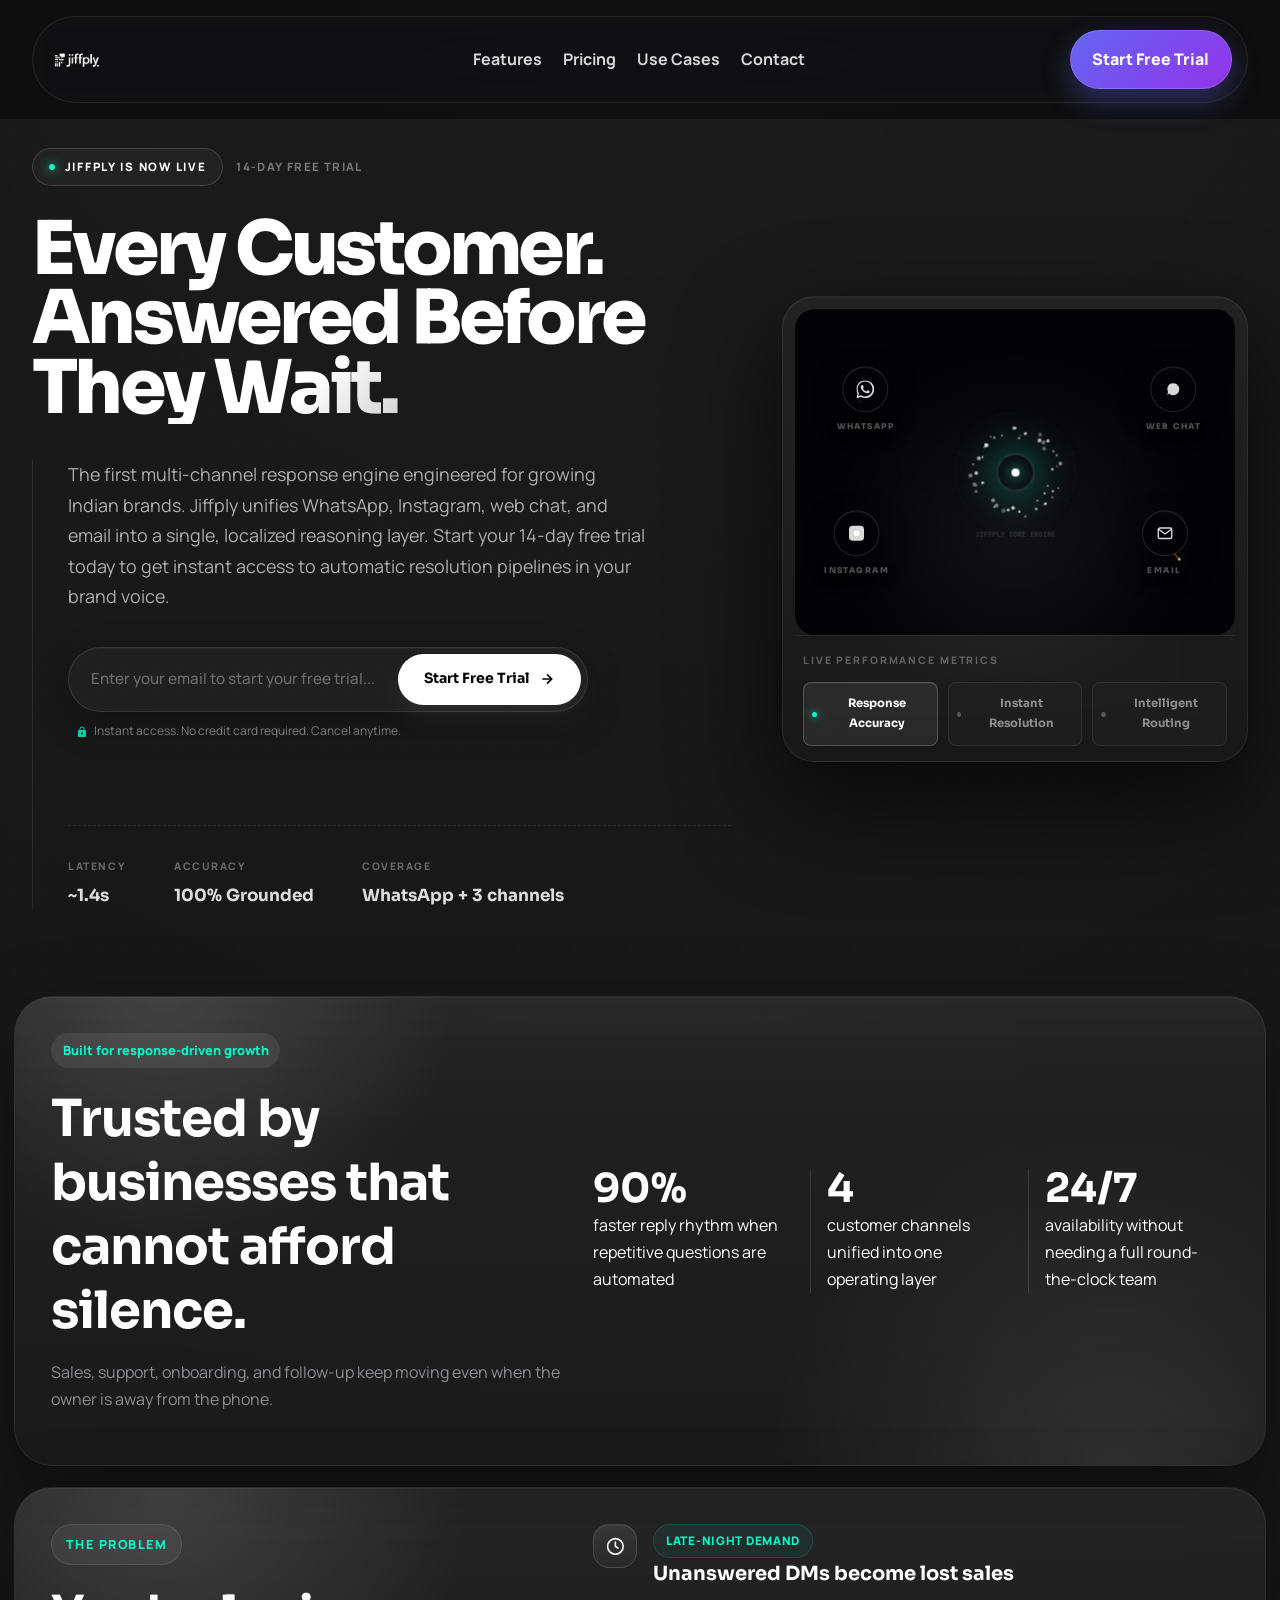
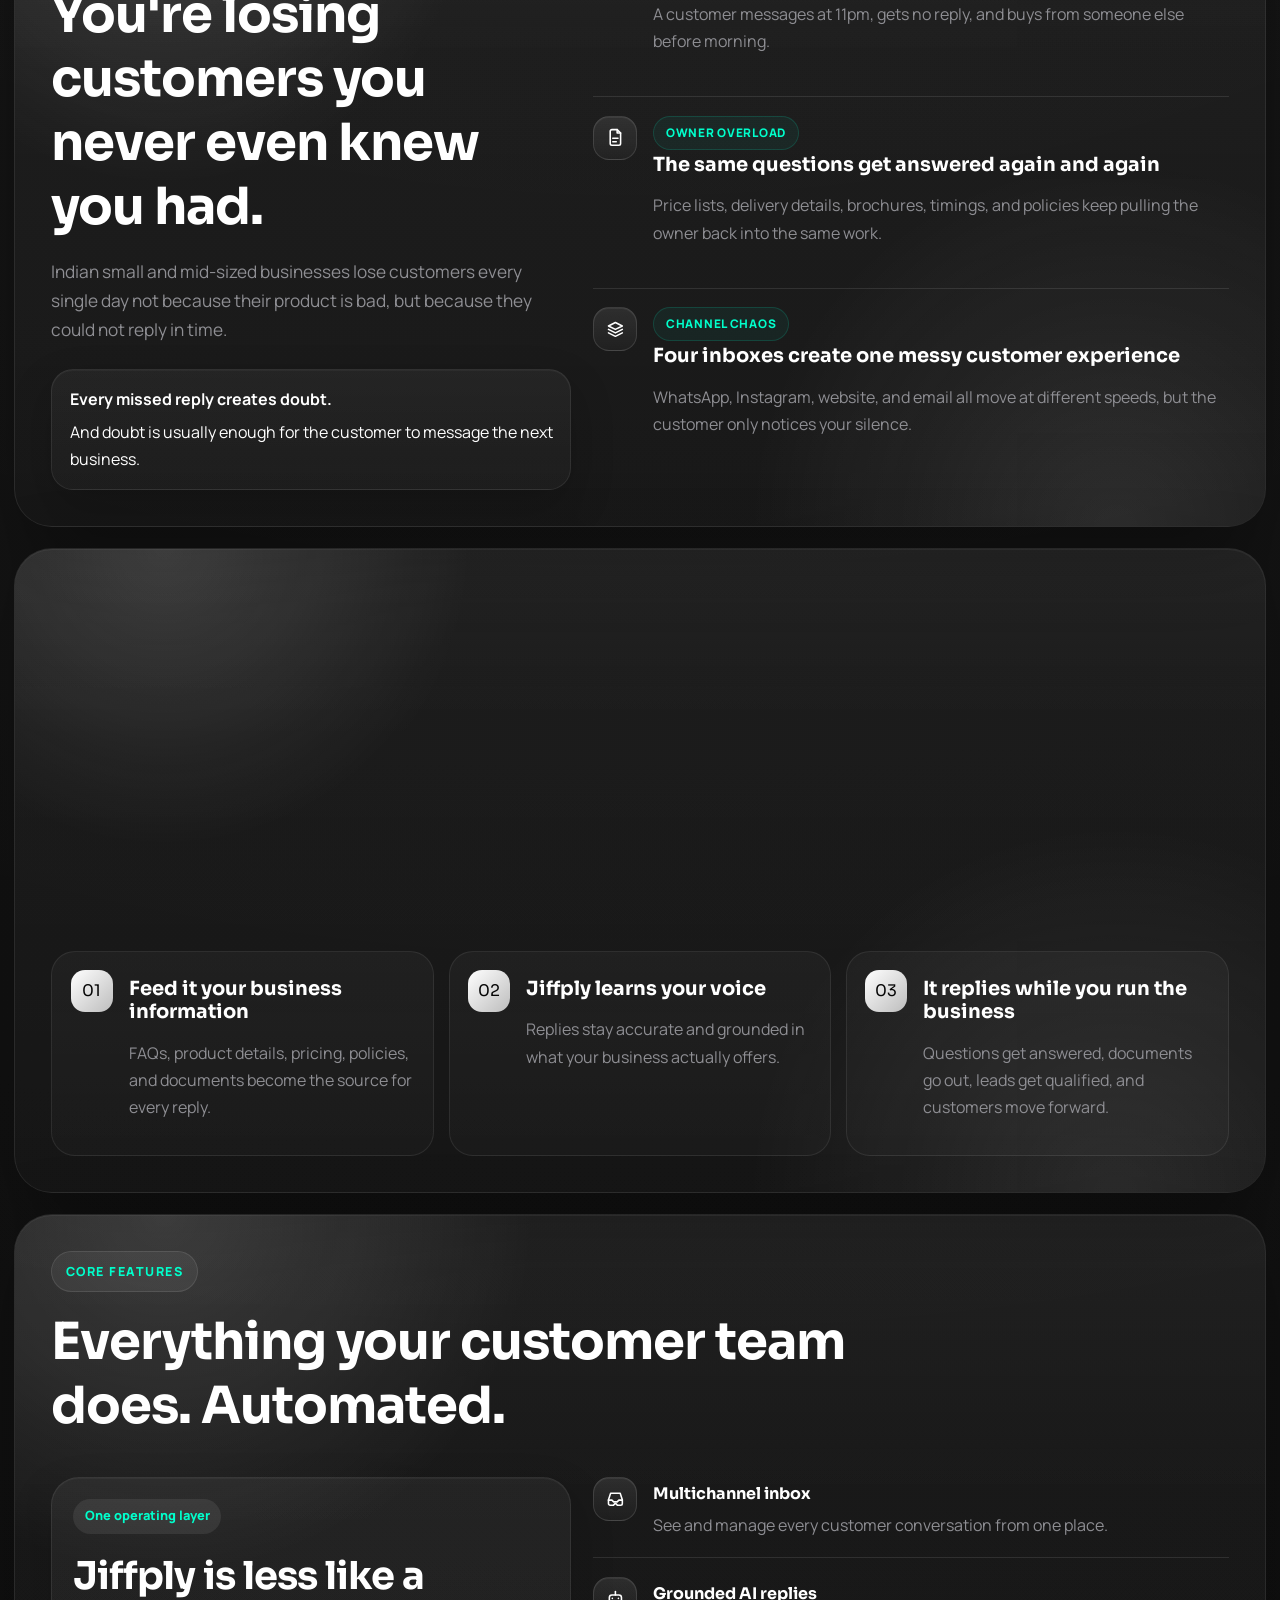
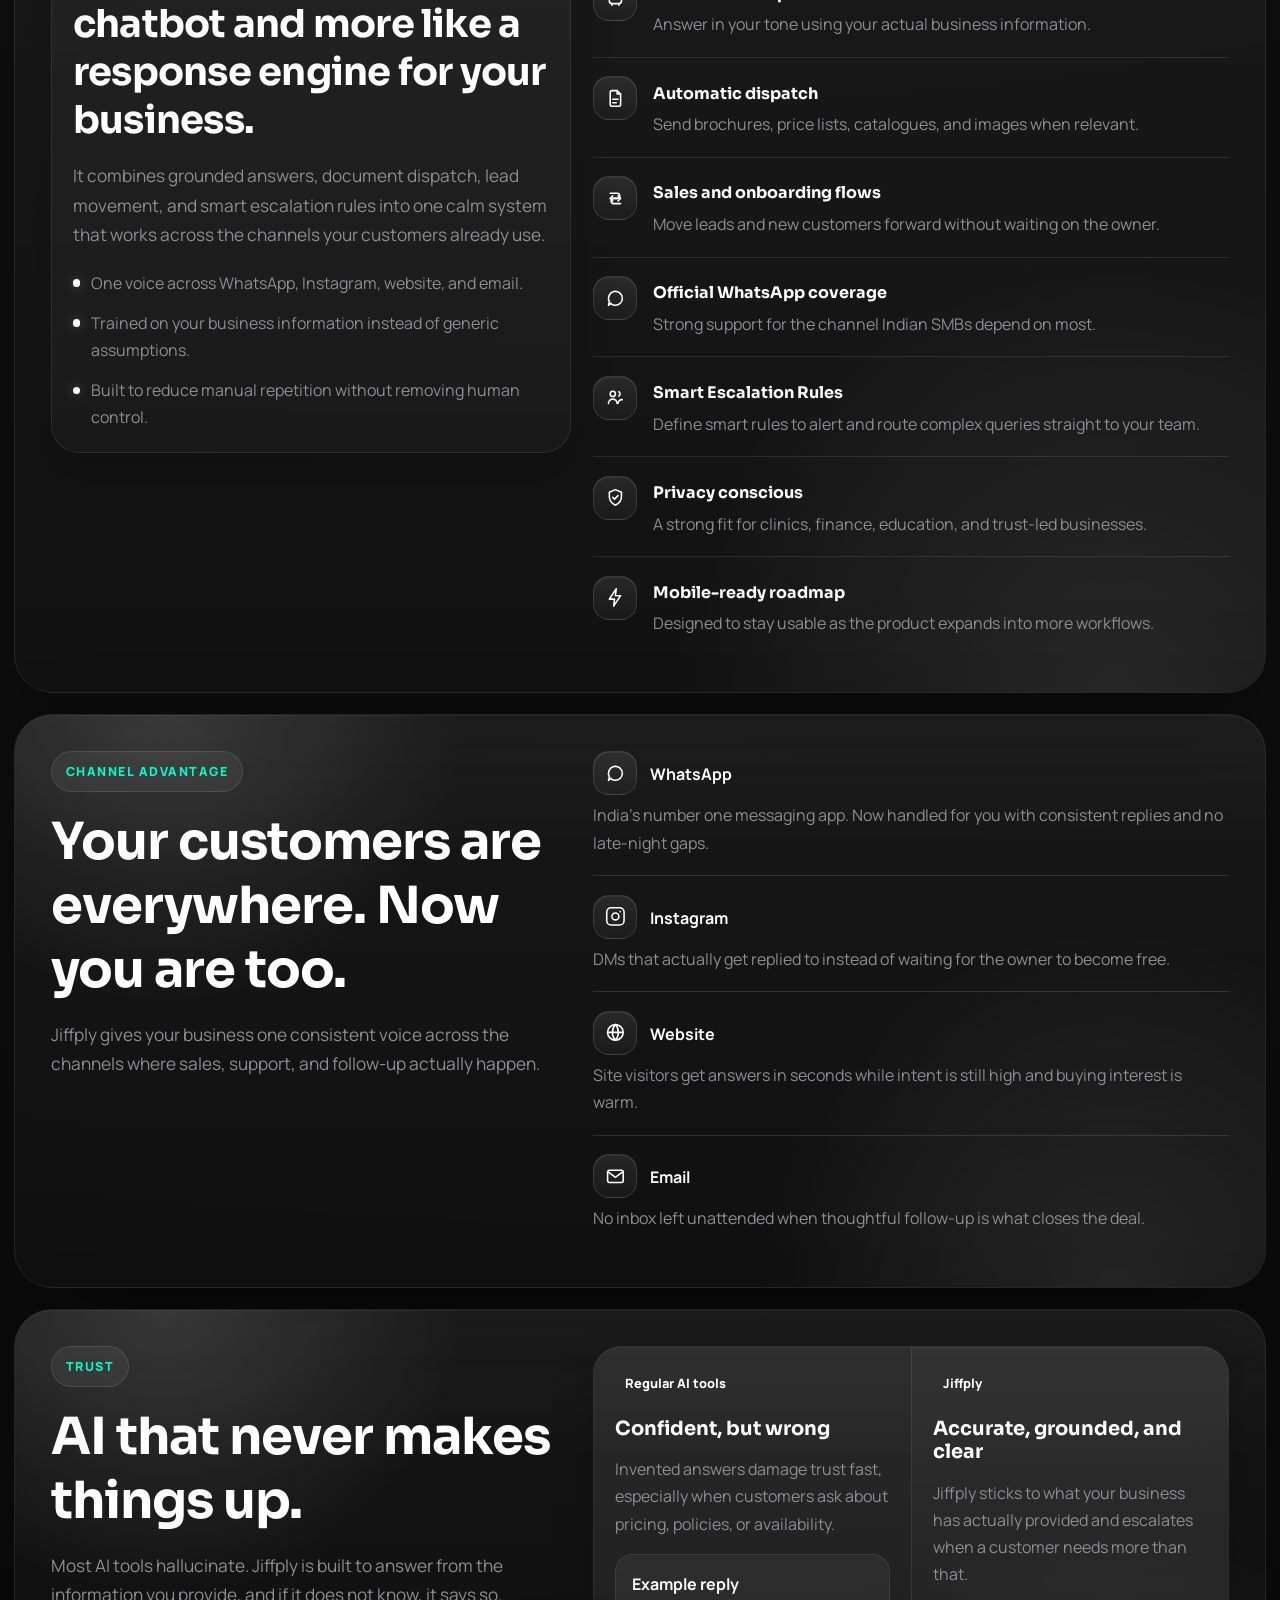
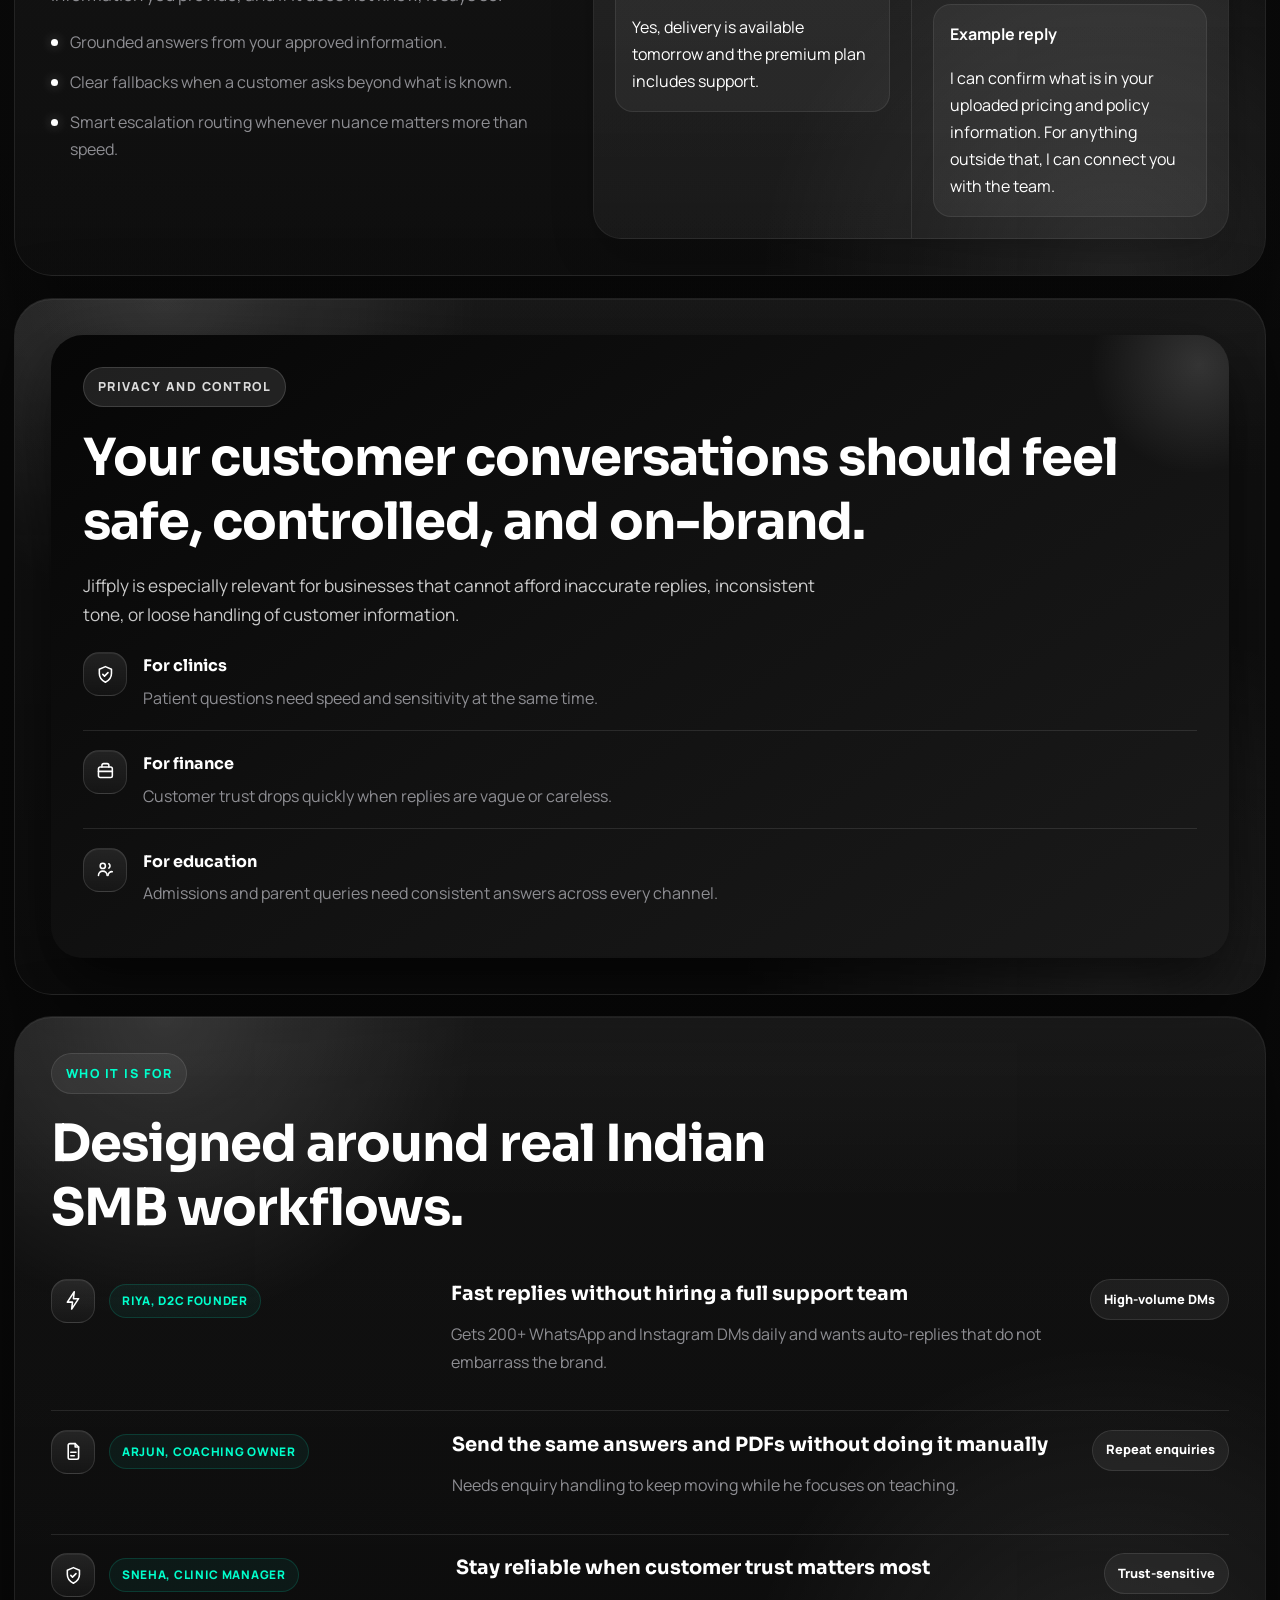
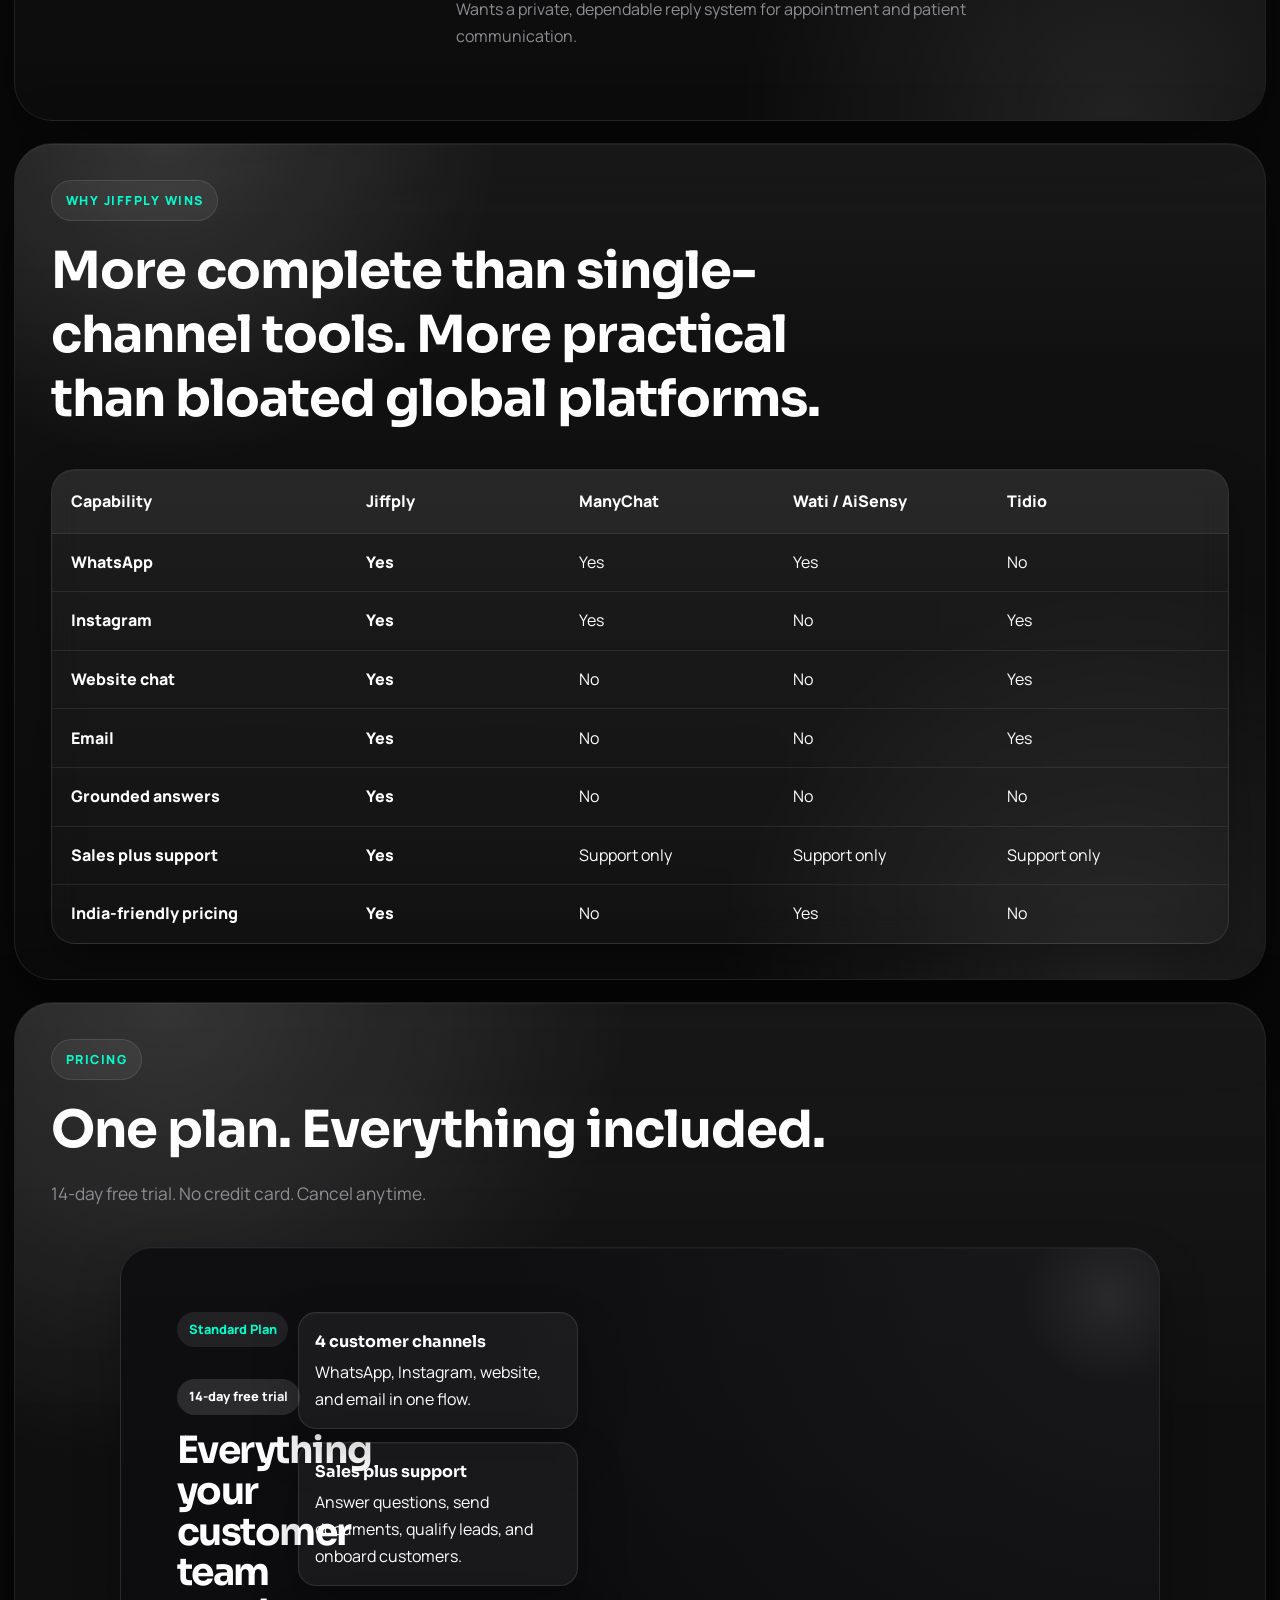
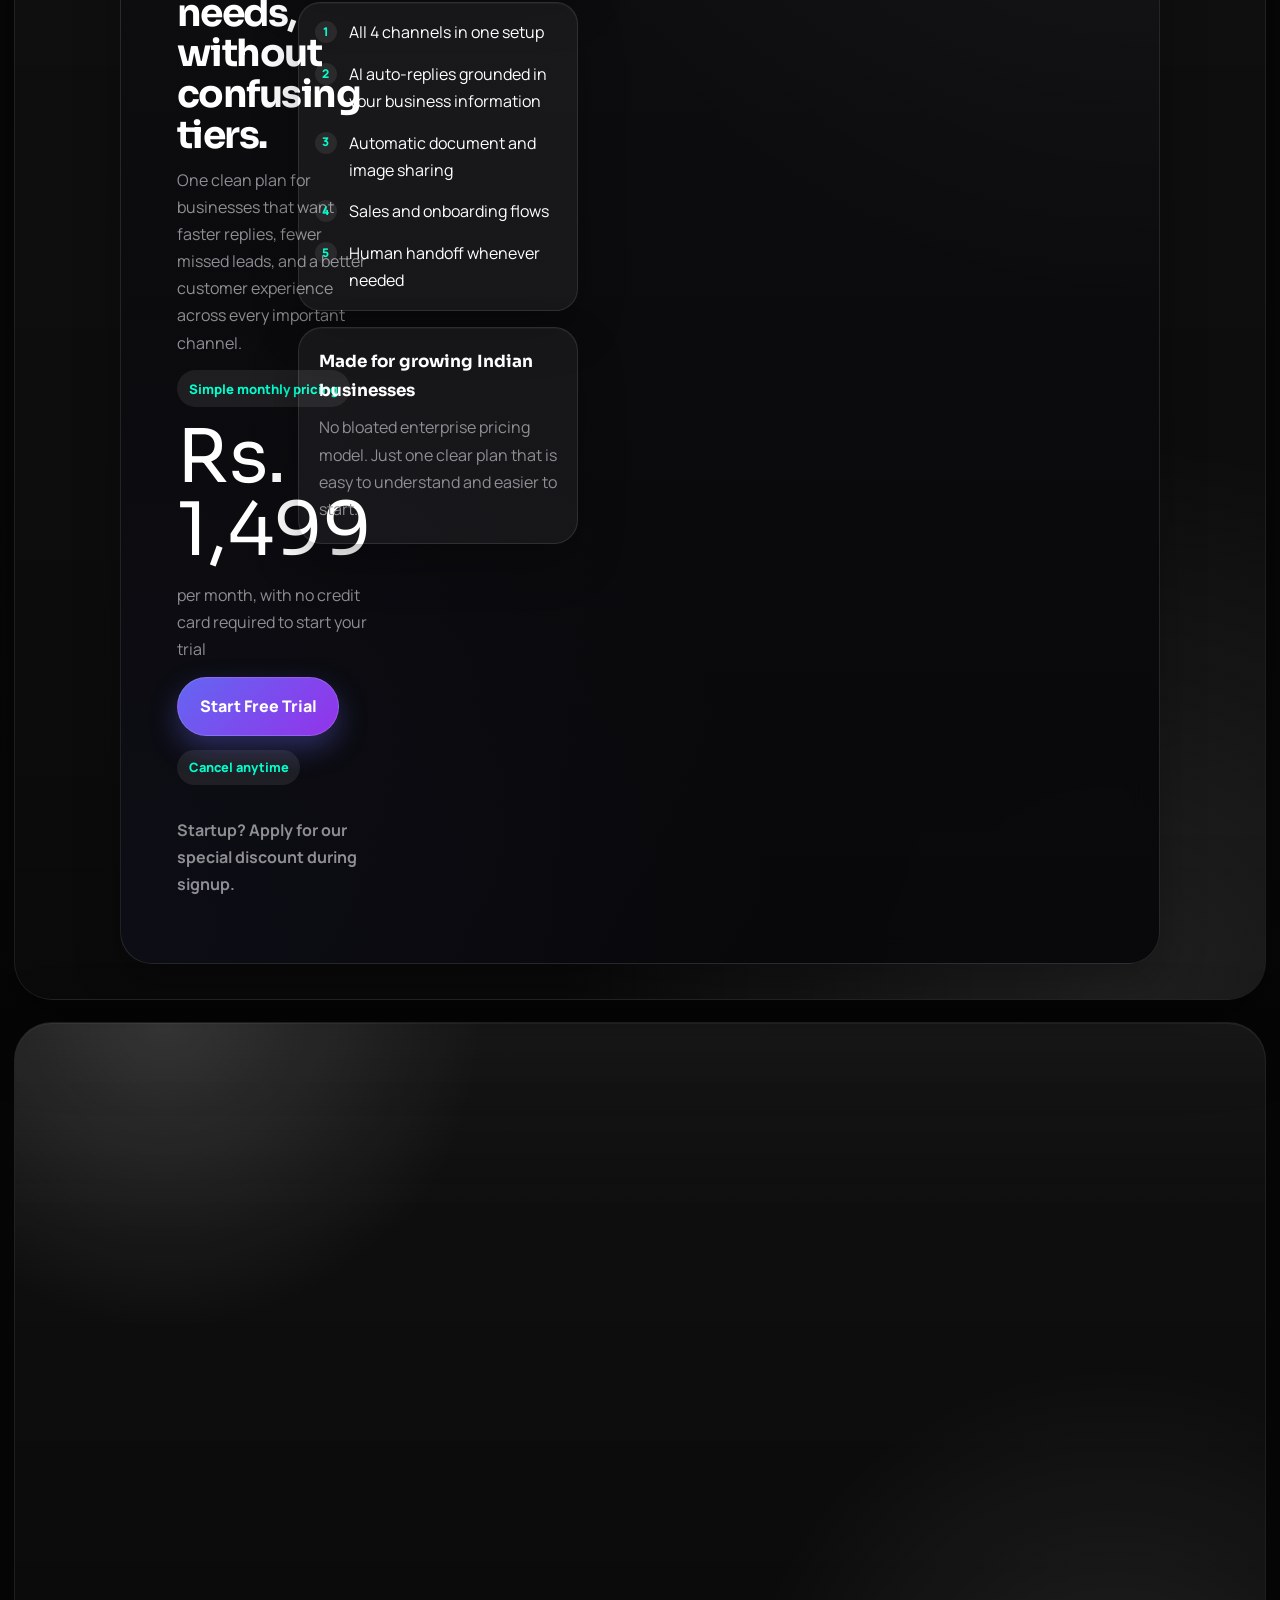
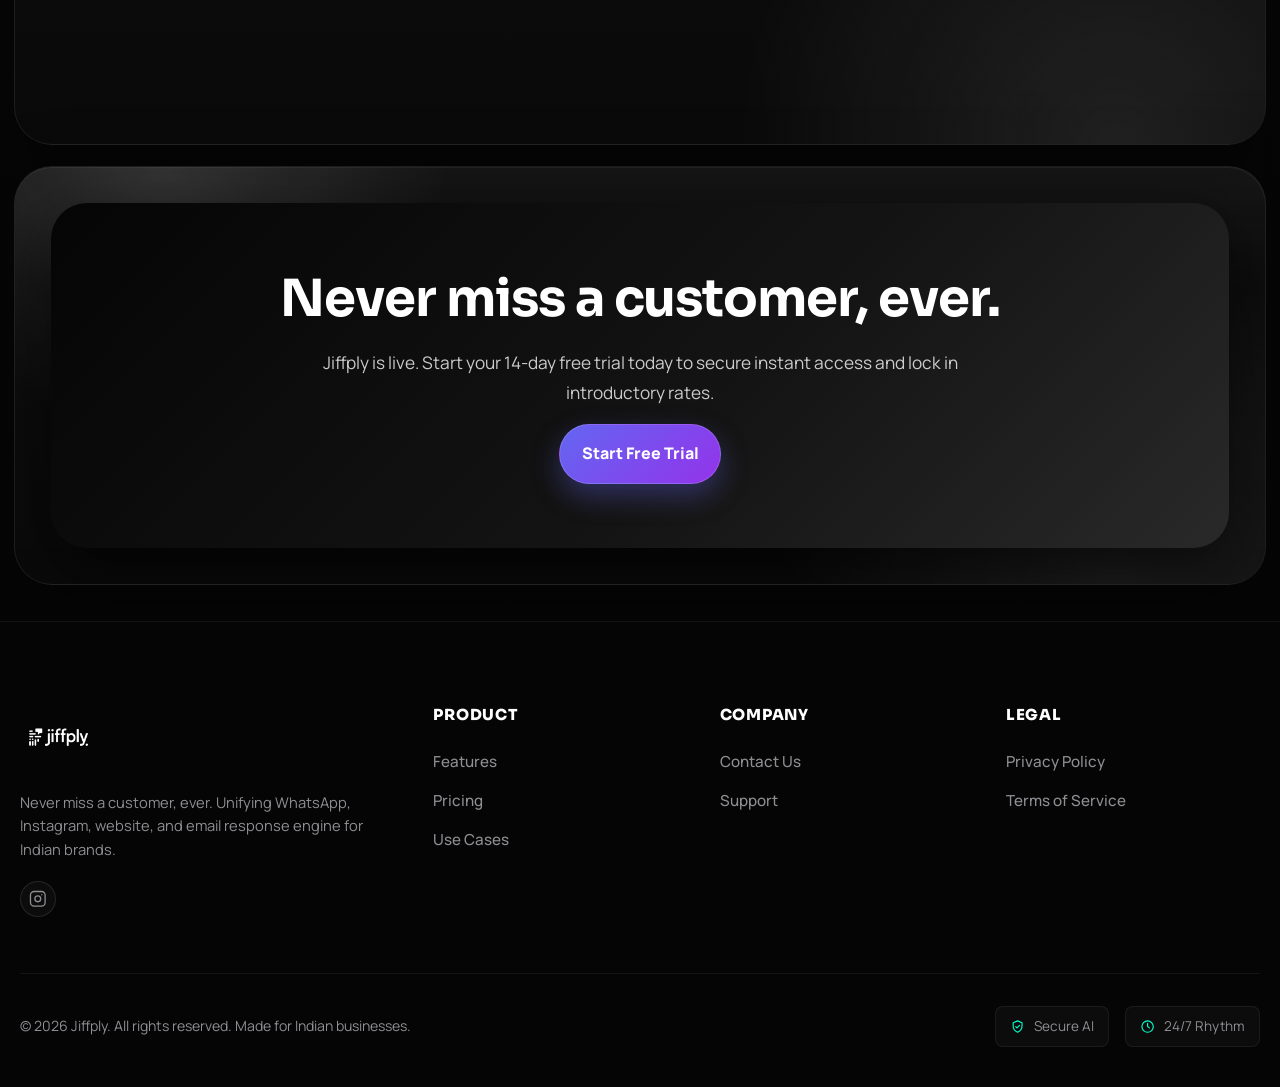
<file: index.html>
<!DOCTYPE html>
<html lang="en">
  <head>
    <meta charset="UTF-8" />
    <meta name="viewport"   content="width=device-width, initial-scale=1.0" />
    <title>Jiffply | Never Miss a Customer, Ever.</title>
    <meta
      name="description"
      content="Jiffply helps Indian businesses reply across WhatsApp, Instagram, website, and email instantly, accurately, and in one voice."
    />
    <meta name="robots" content="index, follow" />
    <link rel="canonical" href="https://jiffply.com/" />

    <!-- Open Graph / Facebook -->
    <meta property="og:type" content="website" />
    <meta property="og:url" content="https://jiffply.com/" />
    <meta property="og:title" content="Jiffply | Never Miss a Customer, Ever." />
    <meta
      property="og:description"
      content="Jiffply helps Indian businesses reply across WhatsApp, Instagram, website, and email instantly, accurately, and in one voice."
    />
    <meta property="og:image" content="https://jiffply.com/assets/images/og-image.png" />

    <!-- Twitter -->
    <meta property="twitter:card" content="summary_large_image" />
    <meta property="twitter:url" content="https://jiffply.com/" />
    <meta property="twitter:title" content="Jiffply | Never Miss a Customer, Ever." />
    <meta
      property="twitter:description"
      content="Jiffply helps Indian businesses reply across WhatsApp, Instagram, website, and email instantly, accurately, and in one voice."
    />
    <meta property="twitter:image" content="https://jiffply.com/assets/images/og-image.png" />
    <link rel="preconnect" href="https://fonts.googleapis.com" />
    <link rel="preconnect" href="https://fonts.gstatic.com" crossorigin />
    <link
      href="https://fonts.googleapis.com/css2?family=Manrope:wght@400;500;600;700;800&family=Sora:wght@600;700;800&display=swap"
      rel="stylesheet"
    />
    <link rel="stylesheet" href="assets/css/style.css?v=2.0.1" />
  </head>
  <body class="homepage">
    <svg class="icon-sprite" aria-hidden="true">
      <symbol id="icon-chat" viewBox="0 0 24 24">
        <path d="M7 17.5 4 20l1-4.2A8 8 0 1 1 20 12a8 8 0 0 1-8 8 8.2 8.2 0 0 1-5-1.7Z" />
      </symbol>
      <symbol id="icon-whatsapp" viewBox="0 0 24 24">
        <path d="M17.472 14.382c-.297-.149-1.758-.867-2.03-.967-.273-.099-.471-.148-.67.15-.197.297-.767.966-.94 1.164-.173.199-.347.223-.644.075-.297-.15-1.255-.463-2.39-1.475-.883-.788-1.48-1.761-1.653-2.059-.173-.297-.018-.458.13-.606.134-.133.298-.347.446-.52.149-.174.198-.298.298-.497.099-.198.05-.371-.025-.52-.075-.149-.669-1.612-.916-2.207-.242-.579-.487-.5-.669-.51-.173-.008-.371-.01-.57-.01-.198 0-.52.074-.792.372-.272.297-1.04 1.016-1.04 2.479 0 1.462 1.039 2.875 1.183 3.073.144.198 2.043 3.12 4.949 4.376.691.3 1.23.479 1.652.613.695.221 1.328.19 1.83.115.56-.084 1.758-.718 2.006-1.411.248-.692.248-1.288.173-1.411-.074-.124-.272-.198-.57-.347m-5.421 7.403h-.004a9.87 9.87 0 01-5.031-1.378l-.361-.214-3.741.982.998-3.648-.235-.374a9.86 9.86 0 01-1.51-5.26c.001-5.45 4.436-9.884 9.888-9.884 2.64 0 5.122 1.03 6.988 2.898a9.825 9.825 0 012.893 6.994c-.003 5.45-4.437 9.884-9.885 9.884m8.413-18.297A11.815 11.815 0 0012.05 0C5.495 0 .16 5.335.157 11.892c0 2.096.547 4.142 1.588 5.945L0 24l6.335-1.662c1.746.953 3.71 1.458 5.704 1.459h.005c6.554 0 11.89-5.335 11.893-11.893a11.821 11.821 0 00-3.48-8.413z" fill="currentColor"/>
      </symbol>
      <symbol id="icon-instagram" viewBox="0 0 24 24">
        <rect x="2" y="2" width="20" height="20" rx="5" ry="5" />
        <circle cx="12" cy="12" r="4" />
        <line x1="17.5" y1="6.5" x2="17.51" y2="6.5" />
      </symbol>
      <symbol id="icon-globe" viewBox="0 0 24 24">
        <circle cx="12" cy="12" r="9" />
        <path d="M3 12h18" />
        <path d="M12 3a13.5 13.5 0 0 1 0 18" />
        <path d="M12 3a13.5 13.5 0 0 0 0 18" />
      </symbol>
      <symbol id="icon-mail" viewBox="0 0 24 24">
        <rect x="3" y="5" width="18" height="14" rx="2" />
        <path d="m4 7 8 6 8-6" />
      </symbol>
      <symbol id="icon-inbox" viewBox="0 0 24 24">
        <path d="M4 13.5 6.5 6h11L20 13.5V18a2 2 0 0 1-2 2h-3.5l-2-2h-1l-2 2H6a2 2 0 0 1-2-2Z" />
        <path d="M4 14h4l2 2h4l2-2h4" />
      </symbol>
      <symbol id="icon-bot" viewBox="0 0 24 24">
        <rect x="5" y="8" width="14" height="10" rx="3" />
        <path d="M12 4v4" />
        <path d="M8.5 12h.01" />
        <path d="M15.5 12h.01" />
        <path d="M8 18v2" />
        <path d="M16 18v2" />
      </symbol>
      <symbol id="icon-file" viewBox="0 0 24 24">
        <path d="M14 3H8a2 2 0 0 0-2 2v14a2 2 0 0 0 2 2h8a2 2 0 0 0 2-2V7Z" />
        <path d="M14 3v4h4" />
        <path d="M9 13h6" />
        <path d="M9 17h4" />
      </symbol>
      <symbol id="icon-flow" viewBox="0 0 24 24">
        <path d="M6 6h8a3 3 0 1 1 0 6H9" />
        <path d="m9 9-3 3 3 3" />
        <path d="M18 18h-8a3 3 0 1 1 0-6h5" />
        <path d="m15 9 3 3-3 3" />
      </symbol>
      <symbol id="icon-shield" viewBox="0 0 24 24">
        <path d="m12 3 7 3v5c0 4.5-3 8.1-7 10-4-1.9-7-5.5-7-10V6Z" />
        <path d="m9 12 2 2 4-4" />
      </symbol>
      <symbol id="icon-users" viewBox="0 0 24 24">
        <circle cx="9" cy="8" r="3" />
        <path d="M4 19a5 5 0 0 1 10 0" />
        <path d="M16 5.5a3 3 0 0 1 0 5" />
        <path d="M15 19a4.5 4.5 0 0 1 5-4.4" />
      </symbol>
      <symbol id="icon-clock" viewBox="0 0 24 24">
        <circle cx="12" cy="12" r="9" />
        <path d="M12 7v5l3 2" />
      </symbol>
      <symbol id="icon-layers" viewBox="0 0 24 24">
        <path d="m12 4 8 4-8 4-8-4 8-4Z" />
        <path d="m4 12 8 4 8-4" />
        <path d="m4 16 8 4 8-4" />
      </symbol>
      <symbol id="icon-spark" viewBox="0 0 24 24">
        <path d="m12 3 1.8 5.2L19 10l-5.2 1.8L12 17l-1.8-5.2L5 10l5.2-1.8Z" />
      </symbol>
      <symbol id="icon-briefcase" viewBox="0 0 24 24">
        <rect x="4" y="7" width="16" height="12" rx="2" />
        <path d="M8 7V5a2 2 0 0 1 2-2h4a2 2 0 0 1 2 2v2" />
        <path d="M4 12h16" />
      </symbol>
      <symbol id="icon-bolt" viewBox="0 0 24 24">
        <path d="M13 2 5 14h6l-1 8 8-12h-6Z" />
      </symbol>
      <symbol id="icon-alert" viewBox="0 0 24 24">
        <path d="M12 4 3 20h18L12 4Z" />
        <path d="M12 10v4" />
        <path d="M12 17h.01" />
      </symbol>
    </svg>
    <div class="page-shell">
      <header class="site-header" data-header>
        <div class="container">
          <div class="nav-wrap">
            <a class="brand" href="index.html" aria-label="Jiffply Home">
              <img src="assets/images/logo-full.png" alt="Jiffply Logo" class="navbar-logo" />
            </a>
            <nav class="nav-links" aria-label="Primary">
              <a href="features.html">Features</a>
              <a href="pricing.html">Pricing</a>
              <a href="#use-cases">Use Cases</a>
              <a href="contact.html">Contact</a>
            </nav>
            <div class="nav-actions">
              <a class="btn btn-primary" href="#signup">Start Free Trial</a>
            </div>
            <button class="menu-toggle" type="button" aria-label="Open menu" aria-expanded="false" data-menu-toggle>
              <span class="sr-only">Menu</span>
              <span class="menu-toggle-bars" aria-hidden="true">
                <span></span>
                <span></span>
                <span></span>
              </span>
            </button>
          </div>
          <div class="mobile-backdrop" data-mobile-backdrop hidden></div>
          <aside class="mobile-panel" data-mobile-panel hidden role="dialog" aria-modal="true" aria-label="Mobile navigation">
            <div class="mobile-panel-head">
              <a class="brand" href="index.html" aria-label="Jiffply Home">
                <img src="assets/images/logo-full.png" alt="Jiffply Logo" class="navbar-logo" />
              </a>
              <button class="mobile-close" type="button" aria-label="Close menu" data-menu-close>
                <span class="sr-only">Close menu</span>
                <span aria-hidden="true">+</span>
              </button>
            </div>
            <div class="mobile-panel-links">
              <a href="features.html">Features</a>
              <a href="pricing.html">Pricing</a>
              <a href="#use-cases">Use Cases</a>
              <a href="contact.html">Contact</a>
            </div>
            <div class="mobile-panel-foot">
              <a class="mobile-social" href="https://www.instagram.com/jiffply/" target="_blank" rel="noreferrer">Instagram / @jiffply</a>
              <a class="btn btn-primary" href="#signup">Start Free Trial</a>
            </div>
          </aside>
        </div>
      </header>

      <main>
        <section class="hero-cinematic" id="signup">
          <div class="hero-grain"></div>
          <div class="container hero-asymmetric-grid">
            <div class="hero-left-col reveal">
              <div class="hero-eyebrow-container">
                <span class="premium-eyebrow">
                  <span class="pulse-dot"></span>
                  Jiffply is Now Live
                </span>
                <span class="premium-tag">14-Day Free Trial</span>
              </div>
              
              <h1 class="cinematic-headline">
                <span class="headline-line line-1">Every Customer.</span>
                <span class="headline-line line-2">Answered Before</span>
                <span class="headline-line line-3">They Wait.</span>
              </h1>
              
              <div class="hero-asymmetric-body">
                <p class="hero-editorial-lead">
                  The first multi-channel response engine engineered for growing Indian brands. Jiffply unifies WhatsApp, Instagram, web chat, and email into a single, localized reasoning layer. Start your 14-day free trial today to get instant access to automatic resolution pipelines in your brand voice.
                </p>
                
                <!-- Premium Trial Subscription Form -->
                <form class="hero-waitlist-form" id="heroWaitlistForm">
                  <div class="waitlist-input-wrapper">
                    <input type="email" placeholder="Enter your email to start your free trial..." required class="waitlist-input" />
                    <button type="submit" class="btn-waitlist-submit">
                      <span class="btn-text">Start Free Trial</span>
                      <svg class="arrow-icon" viewBox="0 0 24 24" fill="none" stroke="currentColor" stroke-width="2.5"><path d="M5 12h14M12 5l7 7-7 7"/></svg>
                    </button>
                  </div>
                  <div class="waitlist-security-note" style="margin-top: 0.6rem; font-size: 0.75rem; color: rgba(255, 255, 255, 0.45); display: flex; align-items: center; gap: 0.35rem; justify-content: flex-start; padding-left: 0.5rem;">
                    <svg viewBox="0 0 24 24" fill="currentColor" style="width: 12px; height: 12px; opacity: 0.8; color: #00ffcc; flex-shrink: 0;"><path d="M18 8h-1V6c0-2.76-2.24-5-5-5S7 3.24 7 6v2H6c-1.1 0-2 .9-2 2v10c0 1.1.9 2 2 2h12c1.1 0 2-.9 2-2V10c0-1.1-.9-2-2-2zm-6 9c-1.1 0-2-.9-2-2s.9-2 2-2 2 .9 2 2-.9 2-2 2zm3.1-9H8.9V6c0-1.71 1.39-3.1 3.1-3.1 1.71 0 3.1 1.39 3.1 3.1v2z"/></svg>
                    <span>Instant access. No credit card required. Cancel anytime.</span>
                  </div>
                  <p class="waitlist-feedback" data-waitlist-status></p>
                </form>
                
                <div class="hero-micro-specs">
                  <div class="spec-item">
                    <span class="spec-label">LATENCY</span>
                    <span class="spec-val">~1.4s</span>
                  </div>
                  <div class="spec-item">
                    <span class="spec-label">ACCURACY</span>
                    <span class="spec-val">100% Grounded</span>
                  </div>
                  <div class="spec-item">
                    <span class="spec-label">COVERAGE</span>
                    <span class="spec-val">WhatsApp + 3 channels</span>
                  </div>
                </div>
              </div>
            </div>
            
            <div class="hero-right-col reveal">
              <div class="canvas-viewport-wrapper">
                <div class="canvas-border-glow"></div>
                <div class="canvas-interactive-area">
                  <canvas id="conversationEngineCanvas"></canvas>
                  
                  <!-- Interactive Floating SVG Brand Icons -->
                  <div class="node-icon-element node-whatsapp" style="left: 16%; top: 28%;">
                    <div class="icon-circle" style="--brand-color: #25d366;">
                      <svg class="icon"><use href="#icon-whatsapp"></use></svg>
                    </div>
                    <span class="node-label">WhatsApp</span>
                  </div>
                  
                  <div class="node-icon-element node-instagram" style="left: 14%; top: 72%;">
                    <div class="icon-circle" style="--brand-color: #e1306c;">
                      <svg class="icon"><use href="#icon-instagram"></use></svg>
                    </div>
                    <span class="node-label">Instagram</span>
                  </div>
                  
                  <div class="node-icon-element node-webchat" style="left: 86%; top: 28%;">
                    <div class="icon-circle" style="--brand-color: #00ffcc;">
                      <svg class="icon"><use href="#icon-chat"></use></svg>
                    </div>
                    <span class="node-label">Web Chat</span>
                  </div>
                  
                  <div class="node-icon-element node-email" style="left: 84%; top: 72%;">
                    <div class="icon-circle" style="--brand-color: #ffb300;">
                      <svg class="icon"><use href="#icon-mail"></use></svg>
                    </div>
                    <span class="node-label">Email</span>
                  </div>
                </div>
                
                <div class="engine-dashboard-controls">
                  <span class="dashboard-title">LIVE PERFORMANCE METRICS</span>
                  <div class="dashboard-selectors">
                    <button class="selector-btn active" data-engine-mode="reasoning">
                      <span class="dot"></span> Response Accuracy
                    </button>
                    <button class="selector-btn" data-engine-mode="turbo">
                      <span class="dot"></span> Instant Resolution
                    </button>
                    <button class="selector-btn" data-engine-mode="quantum">
                      <span class="dot"></span> Intelligent Routing
                    </button>
                  </div>
                </div>
              </div>
            </div>
          </div>
        </section>

        <section class="social-strip">
          <div class="container">
            <div class="proof-rail reveal">
              <div class="proof-copy">
                <span class="note">Built for response-driven growth</span>
                <h2 class="section-title">Trusted by businesses that cannot afford silence.</h2>
                <p class="section-copy">Sales, support, onboarding, and follow-up keep moving even when the owner is away from the phone.</p>
              </div>
              <div class="proof-stats" aria-label="Key product stats">
                <div class="proof-stat">
                  <strong>90%</strong>
                  <span>faster reply rhythm when repetitive questions are automated</span>
                </div>
                <div class="proof-stat">
                  <strong>4</strong>
                  <span>customer channels unified into one operating layer</span>
                </div>
                <div class="proof-stat">
                  <strong>24/7</strong>
                  <span>availability without needing a full round-the-clock team</span>
                </div>
              </div>
            </div>
          </div>
        </section>

        <section class="section">
          <div class="container">
            <div class="problem-layout">
              <div class="problem-intro reveal">
                <span class="eyebrow eyebrow-dark">The problem</span>
                <h2 class="section-title">You're losing customers you never even knew you had.</h2>
                <p class="lead">Indian small and mid-sized businesses lose customers every single day not because their product is bad, but because they could not reply in time.</p>
                <div class="problem-pulse">
                  <strong>Every missed reply creates doubt.</strong>
                  <span>And doubt is usually enough for the customer to message the next business.</span>
                </div>
              </div>
              <div class="pain-list reveal">
                <article class="pain-item">
                  <div class="feature-icon icon-inline"><svg class="icon" aria-hidden="true"><use href="#icon-clock"></use></svg></div>
                  <div>
                    <span class="card-kicker">Late-night demand</span>
                    <h3 class="card-title">Unanswered DMs become lost sales</h3>
                    <p class="muted">A customer messages at 11pm, gets no reply, and buys from someone else before morning.</p>
                  </div>
                </article>
                <article class="pain-item">
                  <div class="feature-icon icon-inline"><svg class="icon" aria-hidden="true"><use href="#icon-file"></use></svg></div>
                  <div>
                    <span class="card-kicker">Owner overload</span>
                    <h3 class="card-title">The same questions get answered again and again</h3>
                    <p class="muted">Price lists, delivery details, brochures, timings, and policies keep pulling the owner back into the same work.</p>
                  </div>
                </article>
                <article class="pain-item">
                  <div class="feature-icon icon-inline"><svg class="icon" aria-hidden="true"><use href="#icon-layers"></use></svg></div>
                  <div>
                    <span class="card-kicker">Channel chaos</span>
                    <h3 class="card-title">Four inboxes create one messy customer experience</h3>
                    <p class="muted">WhatsApp, Instagram, website, and email all move at different speeds, but the customer only notices your silence.</p>
                  </div>
                </article>
              </div>
            </div>
          </div>
        </section>

        <section class="section" id="how-it-works">
          <div class="container">
            <div class="process-shell">
              <div class="process-copy reveal">
                <span class="eyebrow eyebrow-dark">How it works</span>
                <h2 class="section-title">One AI. Every channel. Zero missed conversations.</h2>
                <p class="lead">Train Jiffply once with your business information. It handles the rest across the channels your customers already use.</p>
              </div>
              <div class="process-steps reveal">
                <article class="process-step">
                  <div class="number-mark">01</div>
                  <div>
                    <h3 class="card-title">Feed it your business information</h3>
                    <p class="muted">FAQs, product details, pricing, policies, and documents become the source for every reply.</p>
                  </div>
                </article>
                <article class="process-step">
                  <div class="number-mark">02</div>
                  <div>
                    <h3 class="card-title">Jiffply learns your voice</h3>
                    <p class="muted">Replies stay accurate and grounded in what your business actually offers.</p>
                  </div>
                </article>
                <article class="process-step">
                  <div class="number-mark">03</div>
                  <div>
                    <h3 class="card-title">It replies while you run the business</h3>
                    <p class="muted">Questions get answered, documents go out, leads get qualified, and customers move forward.</p>
                  </div>
                </article>
              </div>
            </div>
          </div>
        </section>

        <section class="section">
          <div class="container">
            <div class="section-header reveal">
              <span class="eyebrow eyebrow-dark">Core features</span>
              <h2 class="section-title">Everything your customer team does. Automated.</h2>
            </div>
            <div class="feature-layout">
              <div class="feature-spotlight reveal">
                <span class="note">One operating layer</span>
                <h3 class="section-title">Jiffply is less like a chatbot and more like a response engine for your business.</h3>
                <p class="lead">It combines grounded answers, document dispatch, lead movement, and smart escalation rules into one calm system that works across the channels your customers already use.</p>
                <ul class="feature-points">
                  <li>One voice across WhatsApp, Instagram, website, and email.</li>
                  <li>Trained on your business information instead of generic assumptions.</li>
                  <li>Built to reduce manual repetition without removing human control.</li>
                </ul>
              </div>
              <div class="feature-lines reveal">
                <article class="feature-line">
                  <div class="feature-icon icon-inline"><svg class="icon" aria-hidden="true"><use href="#icon-inbox"></use></svg></div>
                  <div><strong>Multichannel inbox</strong><span>See and manage every customer conversation from one place.</span></div>
                </article>
                <article class="feature-line">
                  <div class="feature-icon icon-inline"><svg class="icon" aria-hidden="true"><use href="#icon-bot"></use></svg></div>
                  <div><strong>Grounded AI replies</strong><span>Answer in your tone using your actual business information.</span></div>
                </article>
                <article class="feature-line">
                  <div class="feature-icon icon-inline"><svg class="icon" aria-hidden="true"><use href="#icon-file"></use></svg></div>
                  <div><strong>Automatic dispatch</strong><span>Send brochures, price lists, catalogues, and images when relevant.</span></div>
                </article>
                <article class="feature-line">
                  <div class="feature-icon icon-inline"><svg class="icon" aria-hidden="true"><use href="#icon-flow"></use></svg></div>
                  <div><strong>Sales and onboarding flows</strong><span>Move leads and new customers forward without waiting on the owner.</span></div>
                </article>
                <article class="feature-line">
                  <div class="feature-icon icon-inline"><svg class="icon" aria-hidden="true"><use href="#icon-chat"></use></svg></div>
                  <div><strong>Official WhatsApp coverage</strong><span>Strong support for the channel Indian SMBs depend on most.</span></div>
                </article>
                <article class="feature-line">
                  <div class="feature-icon icon-inline"><svg class="icon" aria-hidden="true"><use href="#icon-users"></use></svg></div>
                  <div><strong>Smart Escalation Rules</strong><span>Define smart rules to alert and route complex queries straight to your team.</span></div>
                </article>
                <article class="feature-line">
                  <div class="feature-icon icon-inline"><svg class="icon" aria-hidden="true"><use href="#icon-shield"></use></svg></div>
                  <div><strong>Privacy conscious</strong><span>A strong fit for clinics, finance, education, and trust-led businesses.</span></div>
                </article>
                <article class="feature-line">
                  <div class="feature-icon icon-inline"><svg class="icon" aria-hidden="true"><use href="#icon-bolt"></use></svg></div>
                  <div><strong>Mobile-ready roadmap</strong><span>Designed to stay usable as the product expands into more workflows.</span></div>
                </article>
              </div>
            </div>
          </div>
        </section>

        <section class="section" id="use-cases">
          <div class="container">
            <div class="channel-editorial">
              <div class="reveal">
                <span class="eyebrow eyebrow-dark">Channel advantage</span>
                <h2 class="section-title">Your customers are everywhere. Now you are too.</h2>
                <p class="lead">Jiffply gives your business one consistent voice across the channels where sales, support, and follow-up actually happen.</p>
              </div>
              <div class="channel-band-stack reveal">
                <div class="channel-band whatsapp">
                  <div class="channel-head">
                    <div class="feature-icon icon-inline"><svg class="icon" aria-hidden="true"><use href="#icon-chat"></use></svg></div>
                    <strong>WhatsApp</strong>
                  </div>
                  <p>India's number one messaging app. Now handled for you with consistent replies and no late-night gaps.</p>
                </div>
                <div class="channel-band instagram">
                  <div class="channel-head">
                    <div class="feature-icon icon-inline"><svg class="icon" aria-hidden="true"><use href="#icon-instagram"></use></svg></div>
                    <strong>Instagram</strong>
                  </div>
                  <p>DMs that actually get replied to instead of waiting for the owner to become free.</p>
                </div>
                <div class="channel-band website">
                  <div class="channel-head">
                    <div class="feature-icon icon-inline"><svg class="icon" aria-hidden="true"><use href="#icon-globe"></use></svg></div>
                    <strong>Website</strong>
                  </div>
                  <p>Site visitors get answers in seconds while intent is still high and buying interest is warm.</p>
                </div>
                <div class="channel-band email">
                  <div class="channel-head">
                    <div class="feature-icon icon-inline"><svg class="icon" aria-hidden="true"><use href="#icon-mail"></use></svg></div>
                    <strong>Email</strong>
                  </div>
                  <p>No inbox left unattended when thoughtful follow-up is what closes the deal.</p>
                </div>
              </div>
            </div>
          </div>
        </section>

        <section class="section">
          <div class="container">
            <div class="truth-layout">
              <div class="truth-copy reveal">
                <span class="eyebrow eyebrow-dark">Trust</span>
                <h2 class="section-title">AI that never makes things up.</h2>
                <p class="lead">Most AI tools hallucinate. Jiffply is built to answer from the information you provide, and if it does not know, it says so.</p>
                <ul class="truth-points">
                  <li>Grounded answers from your approved information.</li>
                  <li>Clear fallbacks when a customer asks beyond what is known.</li>
                  <li>Smart escalation routing whenever nuance matters more than speed.</li>
                </ul>
              </div>
              <div class="truth-compare reveal">
                <article class="truth-column truth-column-bad">
                  <span class="trust-label">Regular AI tools</span>
                  <h3 class="card-title">Confident, but wrong</h3>
                  <p class="muted">Invented answers damage trust fast, especially when customers ask about pricing, policies, or availability.</p>
                  <div class="quote-box">
                    <strong>Example reply</strong>
                    <p style="margin-bottom: 0;">Yes, delivery is available tomorrow and the premium plan includes support.</p>
                  </div>
                </article>
                <article class="truth-column truth-column-good">
                  <span class="trust-label">Jiffply</span>
                  <h3 class="card-title">Accurate, grounded, and clear</h3>
                  <p class="muted">Jiffply sticks to what your business has actually provided and escalates when a customer needs more than that.</p>
                  <div class="quote-box">
                    <strong>Example reply</strong>
                    <p style="margin-bottom: 0;">I can confirm what is in your uploaded pricing and policy information. For anything outside that, I can connect you with the team.</p>
                  </div>
                </article>
              </div>
            </div>
          </div>
        </section>

        <section class="section">
          <div class="container">
            <div class="privacy-band reveal">
              <span class="eyebrow">Privacy and control</span>
              <h2 class="section-title">Your customer conversations should feel safe, controlled, and on-brand.</h2>
              <p class="lead" style="color: rgba(255, 255, 255, 0.78); max-width: 760px;">
                Jiffply is especially relevant for businesses that cannot afford inaccurate replies, inconsistent tone, or loose handling of customer information.
              </p>
              <div class="privacy-lines">
                <div class="privacy-line">
                  <div class="feature-icon icon-compact"><svg class="icon" aria-hidden="true"><use href="#icon-shield"></use></svg></div>
                  <div><strong>For clinics</strong><p style="margin-bottom: 0;">Patient questions need speed and sensitivity at the same time.</p></div>
                </div>
                <div class="privacy-line">
                  <div class="feature-icon icon-compact"><svg class="icon" aria-hidden="true"><use href="#icon-briefcase"></use></svg></div>
                  <div><strong>For finance</strong><p style="margin-bottom: 0;">Customer trust drops quickly when replies are vague or careless.</p></div>
                </div>
                <div class="privacy-line">
                  <div class="feature-icon icon-compact"><svg class="icon" aria-hidden="true"><use href="#icon-users"></use></svg></div>
                  <div><strong>For education</strong><p style="margin-bottom: 0;">Admissions and parent queries need consistent answers across every channel.</p></div>
                </div>
              </div>
            </div>
          </div>
        </section>

        <section class="section">
          <div class="container">
            <div class="section-header reveal">
              <span class="eyebrow eyebrow-dark">Who it is for</span>
              <h2 class="section-title">Designed around real Indian SMB workflows.</h2>
            </div>
            <div class="audience-list">
              <article class="audience-row reveal">
                <div class="audience-role">
                  <div class="feature-icon icon-inline"><svg class="icon" aria-hidden="true"><use href="#icon-bolt"></use></svg></div>
                  <span class="card-kicker">Riya, D2C founder</span>
                </div>
                <div class="audience-copy">
                  <h3 class="card-title">Fast replies without hiring a full support team</h3>
                  <p class="muted">Gets 200+ WhatsApp and Instagram DMs daily and wants auto-replies that do not embarrass the brand.</p>
                </div>
                <div class="audience-signal">High-volume DMs</div>
              </article>
              <article class="audience-row reveal">
                <div class="audience-role">
                  <div class="feature-icon icon-inline"><svg class="icon" aria-hidden="true"><use href="#icon-file"></use></svg></div>
                  <span class="card-kicker">Arjun, coaching owner</span>
                </div>
                <div class="audience-copy">
                  <h3 class="card-title">Send the same answers and PDFs without doing it manually</h3>
                  <p class="muted">Needs enquiry handling to keep moving while he focuses on teaching.</p>
                </div>
                <div class="audience-signal">Repeat enquiries</div>
              </article>
              <article class="audience-row reveal">
                <div class="audience-role">
                  <div class="feature-icon icon-inline"><svg class="icon" aria-hidden="true"><use href="#icon-shield"></use></svg></div>
                  <span class="card-kicker">Sneha, clinic manager</span>
                </div>
                <div class="audience-copy">
                  <h3 class="card-title">Stay reliable when customer trust matters most</h3>
                  <p class="muted">Wants a private, dependable reply system for appointment and patient communication.</p>
                </div>
                <div class="audience-signal">Trust-sensitive</div>
              </article>
            </div>
          </div>
        </section>

        <section class="section">
          <div class="container">
            <div class="section-header reveal">
              <span class="eyebrow eyebrow-dark">Why Jiffply wins</span>
              <h2 class="section-title">More complete than single-channel tools. More practical than bloated global platforms.</h2>
            </div>
            <div class="compare-card reveal">
              <div class="compare-head">
                <span>Capability</span>
                <span class="compare-jiffply">Jiffply</span>
                <span>ManyChat</span>
                <span>Wati / AiSensy</span>
                <span>Tidio</span>
              </div>
              <div class="compare-row">
                <span>WhatsApp</span><span class="compare-jiffply" data-label="Jiffply">Yes</span><span data-label="ManyChat">Yes</span><span data-label="Wati / AiSensy">Yes</span><span data-label="Tidio">No</span>
              </div>
              <div class="compare-row">
                <span>Instagram</span><span class="compare-jiffply" data-label="Jiffply">Yes</span><span data-label="ManyChat">Yes</span><span data-label="Wati / AiSensy">No</span><span data-label="Tidio">Yes</span>
              </div>
              <div class="compare-row">
                <span>Website chat</span><span class="compare-jiffply" data-label="Jiffply">Yes</span><span data-label="ManyChat">No</span><span data-label="Wati / AiSensy">No</span><span data-label="Tidio">Yes</span>
              </div>
              <div class="compare-row">
                <span>Email</span><span class="compare-jiffply" data-label="Jiffply">Yes</span><span data-label="ManyChat">No</span><span data-label="Wati / AiSensy">No</span><span data-label="Tidio">Yes</span>
              </div>
              <div class="compare-row">
                <span>Grounded answers</span><span class="compare-jiffply" data-label="Jiffply">Yes</span><span data-label="ManyChat">No</span><span data-label="Wati / AiSensy">No</span><span data-label="Tidio">No</span>
              </div>
              <div class="compare-row">
                <span>Sales plus support</span><span class="compare-jiffply" data-label="Jiffply">Yes</span><span data-label="ManyChat">Support only</span><span data-label="Wati / AiSensy">Support only</span><span data-label="Tidio">Support only</span>
              </div>
              <div class="compare-row">
                <span>India-friendly pricing</span><span class="compare-jiffply" data-label="Jiffply">Yes</span><span data-label="ManyChat">No</span><span data-label="Wati / AiSensy">Yes</span><span data-label="Tidio">No</span>
              </div>
            </div>
          </div>
        </section>

        <section class="section">
          <div class="container">
            <div class="section-header reveal">
              <span class="eyebrow eyebrow-dark">Pricing</span>
              <h2 class="section-title">One plan. Everything included.</h2>
              <p class="lead">14-day free trial. No credit card. Cancel anytime.</p>
            </div>
            <div class="pricing-showcase reveal">
              <article class="pricing-card">
                <div class="pricing-grid">
                  <div class="price-block">
                    <div class="pricing-topline">
                      <span class="note">Standard Plan</span>
                      <span class="pricing-badge">14-day free trial</span>
                    </div>
                    <div class="pricing-copy">
                      <h3>Everything your customer team needs, without confusing tiers.</h3>
                      <p>One clean plan for businesses that want faster replies, fewer missed leads, and a better customer experience across every important channel.</p>
                    </div>
                    <div class="price-note">Simple monthly pricing</div>
                    <div class="price">Rs. 1,499</div>
                    <div class="price-subline">per month, with no credit card required to start your trial</div>
                    <div class="pricing-actions">
                      <a class="btn btn-primary" href="contact.html#demo">Start Free Trial</a>
                      <span class="note">Cancel anytime</span>
                    </div>
                    <p class="pricing-footnote">Startup? Apply for our special discount during signup.</p>
                  </div>
                  <div class="pricing-side">
                    <div class="pricing-stats">
                      <div class="pricing-stat">
                        <strong>4 customer channels</strong>
                        <span>WhatsApp, Instagram, website, and email in one flow.</span>
                      </div>
                      <div class="pricing-stat">
                        <strong>Sales plus support</strong>
                        <span>Answer questions, send documents, qualify leads, and onboard customers.</span>
                      </div>
                    </div>
                    <div class="pricing-features">
                      <ul class="pricing-list" style="margin-top: 0;">
                        <li><span class="list-mark">1</span><span>All 4 channels in one setup</span></li>
                        <li><span class="list-mark">2</span><span>AI auto-replies grounded in your business information</span></li>
                        <li><span class="list-mark">3</span><span>Automatic document and image sharing</span></li>
                        <li><span class="list-mark">4</span><span>Sales and onboarding flows</span></li>
                        <li><span class="list-mark">5</span><span>Human handoff whenever needed</span></li>
                      </ul>
                    </div>
                    <div class="pricing-side-card">
                      <h4>Made for growing Indian businesses</h4>
                      <p>No bloated enterprise pricing model. Just one clear plan that is easy to understand and easier to start.</p>
                    </div>
                  </div>
                </div>
              </article>
            </div>
          </div>
        </section>

        <section class="section">
          <div class="container">
            <div class="section-header reveal">
              <span class="eyebrow eyebrow-dark">FAQ</span>
              <h2 class="section-title">Questions? Answered.</h2>
            </div>
            <div class="faq-list reveal">
              <div class="faq-item">
                <button class="faq-button" type="button" aria-expanded="false" aria-controls="faq-1" data-faq-button>
                  Will Jiffply make up answers?
                  <span>+</span>
                </button>
                <div class="faq-panel" id="faq-1" hidden>No. Jiffply only answers from the information you provide. If it does not know, it says so and offers to connect the customer with you.</div>
              </div>
              <div class="faq-item">
                <button class="faq-button" type="button" aria-expanded="false" aria-controls="faq-2" data-faq-button>
                  Which channels does Jiffply support?
                  <span>+</span>
                </button>
                <div class="faq-panel" id="faq-2" hidden>WhatsApp, Instagram DMs, website chat, and email.</div>
              </div>
              <div class="faq-item">
                <button class="faq-button" type="button" aria-expanded="false" aria-controls="faq-3" data-faq-button>
                  Can I control what Jiffply says?
                  <span>+</span>
                </button>
                <div class="faq-panel" id="faq-3" hidden>Yes. You train it with your own information, shape the tone, and can take over any conversation manually at any time.</div>
              </div>
              <div class="faq-item">
                <button class="faq-button" type="button" aria-expanded="false" aria-controls="faq-4" data-faq-button>
                  Is my customer data safe?
                  <span>+</span>
                </button>
                <div class="faq-panel" id="faq-4" hidden>Jiffply is designed for businesses that care deeply about customer trust, reply accuracy, and controlled communication.</div>
              </div>
              <div class="faq-item">
                <button class="faq-button" type="button" aria-expanded="false" aria-controls="faq-5" data-faq-button>
                  Is there a free trial?
                  <span>+</span>
                </button>
                <div class="faq-panel" id="faq-5" hidden>Yes. You get 14 days with no credit card required.</div>
              </div>
              <div class="faq-item">
                <button class="faq-button" type="button" aria-expanded="false" aria-controls="faq-6" data-faq-button>
                  Do you have a startup discount?
                  <span>+</span>
                </button>
                <div class="faq-panel" id="faq-6" hidden>Yes. Apply during signup and mention that you are a startup.</div>
              </div>
            </div>
          </div>
        </section>

        <section class="section">
          <div class="container">
            <div class="cta-band reveal">
              <h2 class="section-title">Never miss a customer, ever.</h2>
              <p class="lead" style="margin-inline: auto; color: rgba(255, 255, 255, 0.78);">
                Jiffply is live. Start your 14-day free trial today to secure instant access and lock in introductory rates.
              </p>
              <div class="btn-row" style="justify-content: center;">
                <a class="btn btn-primary" href="#signup">Start Free Trial</a>
              </div>
            </div>
          </div>
        </section>
      </main>

      <footer class="site-footer">
        <div class="container footer-container">
          <div class="footer-grid">
            <div class="footer-brand-col">
              <a href="index.html" aria-label="Jiffply Home">
                <img src="assets/images/logo-full.png" alt="Jiffply Logo" class="footer-logo" />
              </a>
              <p class="footer-tagline">Never miss a customer, ever. Unifying WhatsApp, Instagram, website, and email response engine for Indian brands.</p>
              <div class="footer-socials">
                <a class="social-icon-btn" href="https://www.instagram.com/jiffply/" target="_blank" rel="noreferrer" aria-label="Instagram">
                  <svg class="icon"><use href="#icon-instagram"></use></svg>
                </a>
              </div>
            </div>
            <div class="footer-links-col">
              <h4 class="footer-col-title">Product</h4>
              <ul class="footer-link-list">
                <li><a href="features.html">Features</a></li>
                <li><a href="pricing.html">Pricing</a></li>
                <li><a href="index.html#use-cases">Use Cases</a></li>
              </ul>
            </div>
            <div class="footer-links-col">
              <h4 class="footer-col-title">Company</h4>
              <ul class="footer-link-list">
                <li><a href="contact.html">Contact Us</a></li>
                <li><a href="mailto:hello@jiffply.com">Support</a></li>
              </ul>
            </div>
            <div class="footer-links-col">
              <h4 class="footer-col-title">Legal</h4>
              <ul class="footer-link-list">
                <li><a href="privacy.html">Privacy Policy</a></li>
                <li><a href="terms.html">Terms of Service</a></li>
              </ul>
            </div>
          </div>
          <div class="footer-bottom">
            <div style="display: flex; flex-direction: column; gap: 0.25rem;">
              <p class="footer-copyright">&copy; 2026 Jiffply. All rights reserved. Made for Indian businesses.</p>
            </div>
            <div class="footer-trust-badges" style="flex-direction: row; gap: 1rem;">
              <div class="trust-badge-pill">
                <svg class="icon"><use href="#icon-shield"></use></svg> Secure AI
              </div>
              <div class="trust-badge-pill">
                <svg class="icon"><use href="#icon-clock"></use></svg> 24/7 Rhythm
              </div>
            </div>
          </div>
        </div>
      </footer>
    </div>

    <script src="assets/js/main-new.js?v=4.0.0"></script>
  </body>
</html>
</file>
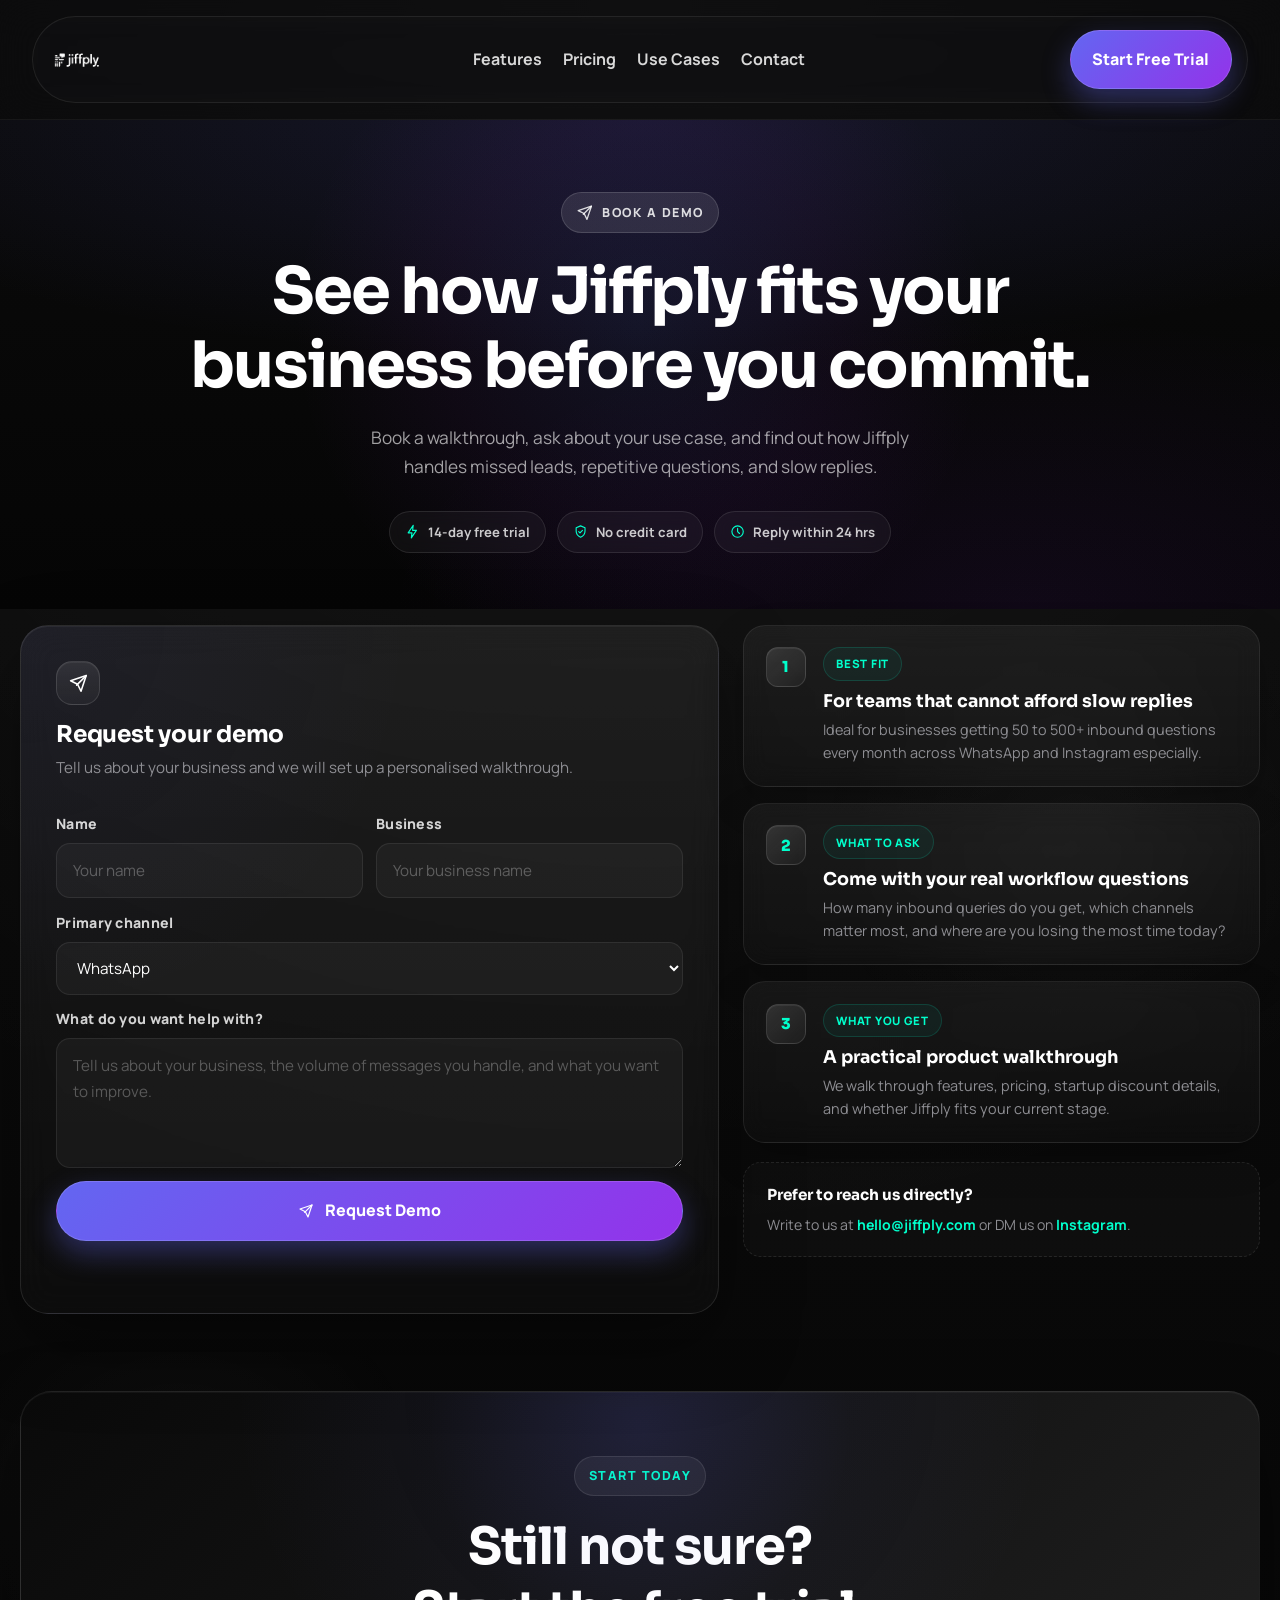
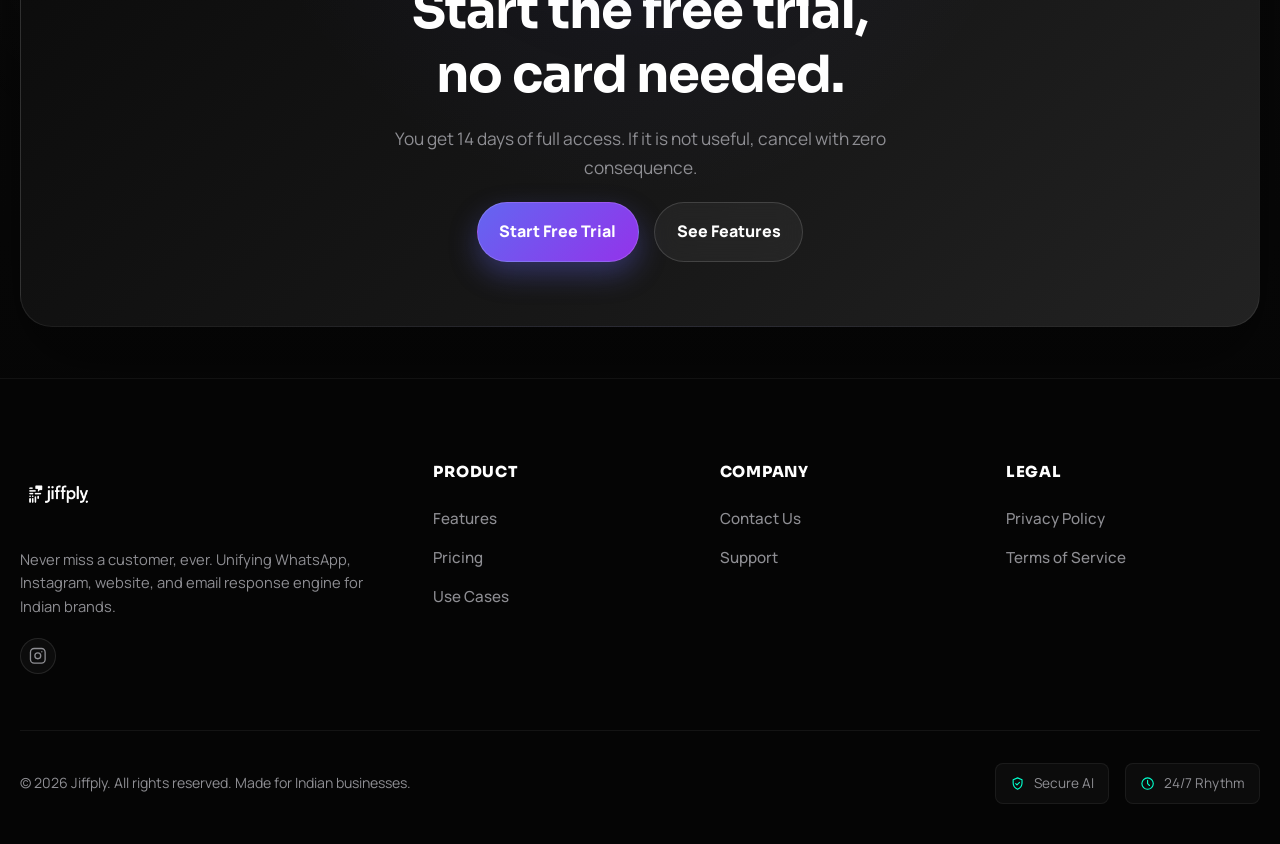
<file: contact.html>
<!DOCTYPE html>
<html lang="en">
  <head>
    <meta charset="UTF-8" />
    <meta name="viewport" content="width=device-width, initial-scale=1.0" />
    <title>Contact Jiffply | Book a Demo</title>
    <meta
      name="description"
      content="Book a Jiffply demo and see how it can reduce missed leads, speed up replies, and improve customer communication across all channels."
    />
    <link rel="preconnect" href="https://fonts.googleapis.com" />
    <link rel="preconnect" href="https://fonts.gstatic.com" crossorigin />
    <link
      href="https://fonts.googleapis.com/css2?family=Manrope:wght@400;500;600;700;800&family=Sora:wght@600;700;800&display=swap"
      rel="stylesheet"
    />
    <link rel="stylesheet" href="assets/css/style.css" />
  </head>
  <body>
    <svg class="icon-sprite" aria-hidden="true">
      <symbol id="icon-chat" viewBox="0 0 24 24">
        <path d="M7 17.5 4 20l1-4.2A8 8 0 1 1 20 12a8 8 0 0 1-8 8 8.2 8.2 0 0 1-5-1.7Z" />
      </symbol>
      <symbol id="icon-instagram" viewBox="0 0 24 24">
        <rect x="2" y="2" width="20" height="20" rx="5" ry="5" />
        <circle cx="12" cy="12" r="4" />
        <line x1="17.5" y1="6.5" x2="17.51" y2="6.5" />
      </symbol>
      <symbol id="icon-file" viewBox="0 0 24 24">
        <path d="M14 3H8a2 2 0 0 0-2 2v14a2 2 0 0 0 2 2h8a2 2 0 0 0 2-2V7Z" />
        <path d="M14 3v4h4" />
        <path d="M9 13h6" />
        <path d="M9 17h4" />
      </symbol>
      <symbol id="icon-bolt" viewBox="0 0 24 24">
        <path d="M13 2 5 14h6l-1 8 8-12h-6Z" />
      </symbol>
      <symbol id="icon-briefcase" viewBox="0 0 24 24">
        <rect x="4" y="7" width="16" height="12" rx="2" />
        <path d="M8 7V5a2 2 0 0 1 2-2h4a2 2 0 0 1 2 2v2" />
        <path d="M4 12h16" />
      </symbol>
      <symbol id="icon-send" viewBox="0 0 24 24">
        <path d="M21 3 10 14" />
        <path d="m21 3-6 18-4-8-8-4Z" />
      </symbol>
      <symbol id="icon-users" viewBox="0 0 24 24">
        <circle cx="9" cy="8" r="3" />
        <path d="M4 19a5 5 0 0 1 10 0" />
        <path d="M16 5.5a3 3 0 0 1 0 5" />
        <path d="M15 19a4.5 4.5 0 0 1 5-4.4" />
      </symbol>
      <symbol id="icon-check" viewBox="0 0 24 24">
        <path d="M5 12l5 5L20 7" />
      </symbol>
      <symbol id="icon-clock" viewBox="0 0 24 24">
        <circle cx="12" cy="12" r="9" />
        <path d="M12 7v5l3 3" />
      </symbol>
      <symbol id="icon-shield" viewBox="0 0 24 24">
        <path d="m12 3 7 3v5c0 4.5-3 8.1-7 10-4-1.9-7-5.5-7-10V6Z" />
        <path d="m9 12 2 2 4-4" />
      </symbol>
    </svg>
    <div class="page-shell">
      <header class="site-header" data-header>
        <div class="container">
          <div class="nav-wrap">
            <a class="brand" href="index.html" aria-label="Jiffply Home">
              <img src="assets/images/logo-full.png" alt="Jiffply Logo" class="navbar-logo" />
            </a>
            <nav class="nav-links" aria-label="Primary">
              <a href="features.html">Features</a>
              <a href="pricing.html">Pricing</a>
              <a href="index.html#use-cases">Use Cases</a>
              <a href="contact.html">Contact</a>
            </nav>
            <div class="nav-actions">
              <a class="btn btn-primary" href="#demo">Start Free Trial</a>
            </div>
            <button class="menu-toggle" type="button" aria-label="Open menu" aria-expanded="false" data-menu-toggle>
              <span class="sr-only">Menu</span>
              <span class="menu-toggle-bars" aria-hidden="true">
                <span></span>
                <span></span>
                <span></span>
              </span>
            </button>
          </div>
          <div class="mobile-backdrop" data-mobile-backdrop hidden></div>
          <aside class="mobile-panel" data-mobile-panel hidden role="dialog" aria-modal="true" aria-label="Mobile navigation">
            <div class="mobile-panel-head">
              <a class="brand" href="index.html" aria-label="Jiffply Home">
                <img src="assets/images/logo-full.png" alt="Jiffply Logo" class="navbar-logo" />
              </a>
              <button class="mobile-close" type="button" aria-label="Close menu" data-menu-close>
                <span class="sr-only">Close menu</span>
                <span aria-hidden="true">+</span>
              </button>
            </div>
            <div class="mobile-panel-links">
              <a href="features.html">Features</a>
              <a href="pricing.html">Pricing</a>
              <a href="index.html#use-cases">Use Cases</a>
              <a href="contact.html">Contact</a>
            </div>
            <div class="mobile-panel-foot">
              <a class="mobile-social" href="https://www.instagram.com/jiffply/" target="_blank" rel="noreferrer">Instagram / @jiffply</a>
              <a class="btn btn-primary" href="#demo">Start Free Trial</a>
            </div>
          </aside>
        </div>
      </header>

      <main>
        <!-- ═══ HERO ═══ -->
        <section class="contact-hero" id="demo">
          <div class="contact-hero-glow" aria-hidden="true"></div>
          <div class="container">
            <div class="contact-hero-inner">
              <span class="eyebrow"><svg class="icon" aria-hidden="true"><use href="#icon-send"></use></svg> Book a demo</span>
              <h1 class="contact-hero-title">See how Jiffply fits your business before you commit.</h1>
              <p class="contact-hero-lead">Book a walkthrough, ask about your use case, and find out how Jiffply handles missed leads, repetitive questions, and slow replies.</p>
              <div class="contact-trust-strip">
                <div class="contact-trust-item">
                  <svg class="icon" aria-hidden="true"><use href="#icon-bolt"></use></svg>
                  <span>14-day free trial</span>
                </div>
                <div class="contact-trust-item">
                  <svg class="icon" aria-hidden="true"><use href="#icon-shield"></use></svg>
                  <span>No credit card</span>
                </div>
                <div class="contact-trust-item">
                  <svg class="icon" aria-hidden="true"><use href="#icon-clock"></use></svg>
                  <span>Reply within 24 hrs</span>
                </div>
              </div>
            </div>
          </div>
        </section>

        <!-- ═══ FORM + INFO GRID ═══ -->
        <section class="section contact-section">
          <div class="container contact-layout">
            <!-- Form Column -->
            <div class="contact-form-col">
              <div class="contact-form-card">
                <div class="contact-form-head">
                  <div class="feature-icon icon-compact"><svg class="icon" aria-hidden="true"><use href="#icon-send"></use></svg></div>
                  <h2 class="contact-form-title">Request your demo</h2>
                  <p class="contact-form-subtitle">Tell us about your business and we will set up a personalised walkthrough.</p>
                </div>
                <form class="contact-form" data-demo-form>
                  <div class="contact-form-row">
                    <div class="field">
                      <label for="name">Name</label>
                      <input id="name" name="name" type="text" placeholder="Your name" required />
                    </div>
                    <div class="field">
                      <label for="business">Business</label>
                      <input id="business" name="business" type="text" placeholder="Your business name" required />
                    </div>
                  </div>
                  <div class="field">
                    <label for="channel">Primary channel</label>
                    <select id="channel" name="channel" required>
                      <option>WhatsApp</option>
                      <option>Instagram</option>
                      <option>Website</option>
                      <option>Email</option>
                    </select>
                  </div>
                  <div class="field">
                    <label for="message">What do you want help with?</label>
                    <textarea id="message" name="message" placeholder="Tell us about your business, the volume of messages you handle, and what you want to improve." required></textarea>
                  </div>
                  <button class="btn btn-primary contact-submit-btn" type="submit">
                    <svg class="icon" aria-hidden="true"><use href="#icon-send"></use></svg>
                    Request Demo
                  </button>
                  <p class="form-status" data-form-status></p>
                </form>
              </div>
            </div>

            <!-- Info Column -->
            <div class="contact-info-col">
              <div class="contact-info-stack">
                <article class="contact-info-card">
                  <div class="contact-info-number">1</div>
                  <div class="contact-info-body">
                    <span class="card-kicker">Best fit</span>
                    <h3 class="card-title">For teams that cannot afford slow replies</h3>
                    <p class="muted">Ideal for businesses getting 50 to 500+ inbound questions every month across WhatsApp and Instagram especially.</p>
                  </div>
                </article>
                <article class="contact-info-card">
                  <div class="contact-info-number">2</div>
                  <div class="contact-info-body">
                    <span class="card-kicker">What to ask</span>
                    <h3 class="card-title">Come with your real workflow questions</h3>
                    <p class="muted">How many inbound queries do you get, which channels matter most, and where are you losing the most time today?</p>
                  </div>
                </article>
                <article class="contact-info-card">
                  <div class="contact-info-number">3</div>
                  <div class="contact-info-body">
                    <span class="card-kicker">What you get</span>
                    <h3 class="card-title">A practical product walkthrough</h3>
                    <p class="muted">We walk through features, pricing, startup discount details, and whether Jiffply fits your current stage.</p>
                  </div>
                </article>
              </div>

              <!-- Direct contact mini-section -->
              <div class="contact-direct-card">
                <strong>Prefer to reach us directly?</strong>
                <p class="muted">Write to us at <a href="mailto:hello@jiffply.com" class="contact-email-link">hello@jiffply.com</a> or DM us on <a href="https://www.instagram.com/jiffply/" target="_blank" rel="noreferrer" class="contact-email-link">Instagram</a>.</p>
              </div>
            </div>
          </div>
        </section>

        <!-- ═══ CTA BAND ═══ -->
        <section class="section contact-cta-section">
          <div class="container">
            <div class="contact-cta-band reveal">
              <div class="contact-cta-glow" aria-hidden="true"></div>
              <span class="eyebrow eyebrow-dark">Start today</span>
              <h2 class="section-title">Still not sure? Start the free trial, no card needed.</h2>
              <p class="lead" style="max-width: 560px;">You get 14 days of full access. If it is not useful, cancel with zero consequence.</p>
              <div class="btn-row" style="justify-content: center; margin-top: 1.2rem;">
                <a class="btn btn-primary" href="#demo">Start Free Trial</a>
                <a class="btn btn-secondary" href="features.html">See Features</a>
              </div>
            </div>
          </div>
        </section>
      </main>

      <footer class="site-footer">
        <div class="container footer-container">
          <div class="footer-grid">
            <div class="footer-brand-col">
              <a href="index.html" aria-label="Jiffply Home">
                <img src="assets/images/logo-full.png" alt="Jiffply Logo" class="footer-logo" />
              </a>
              <p class="footer-tagline">Never miss a customer, ever. Unifying WhatsApp, Instagram, website, and email response engine for Indian brands.</p>
              <div class="footer-socials">
                <a class="social-icon-btn" href="https://www.instagram.com/jiffply/" target="_blank" rel="noreferrer" aria-label="Instagram">
                  <svg class="icon"><use href="#icon-instagram"></use></svg>
                </a>
              </div>
            </div>
            <div class="footer-links-col">
              <h4 class="footer-col-title">Product</h4>
              <ul class="footer-link-list">
                <li><a href="features.html">Features</a></li>
                <li><a href="pricing.html">Pricing</a></li>
                <li><a href="index.html#use-cases">Use Cases</a></li>
              </ul>
            </div>
            <div class="footer-links-col">
              <h4 class="footer-col-title">Company</h4>
              <ul class="footer-link-list">
                <li><a href="contact.html">Contact Us</a></li>
                <li><a href="mailto:hello@jiffply.com">Support</a></li>
              </ul>
            </div>
            <div class="footer-links-col">
              <h4 class="footer-col-title">Legal</h4>
              <ul class="footer-link-list">
                <li><a href="privacy.html">Privacy Policy</a></li>
                <li><a href="terms.html">Terms of Service</a></li>
              </ul>
            </div>
          </div>
          <div class="footer-bottom">
            <div style="display: flex; flex-direction: column; gap: 0.25rem;">
              <p class="footer-copyright">&copy; 2026 Jiffply. All rights reserved. Made for Indian businesses.</p>
            </div>
            <div class="footer-trust-badges" style="flex-direction: row; gap: 1rem;">
              <div class="trust-badge-pill">
                <svg class="icon"><use href="#icon-shield"></use></svg> Secure AI
              </div>
              <div class="trust-badge-pill">
                <svg class="icon"><use href="#icon-clock"></use></svg> 24/7 Rhythm
              </div>
            </div>
          </div>
        </div>
      </footer>
    </div>

    <script src="assets/js/main.js"></script>
  </body>
</html>
</file>
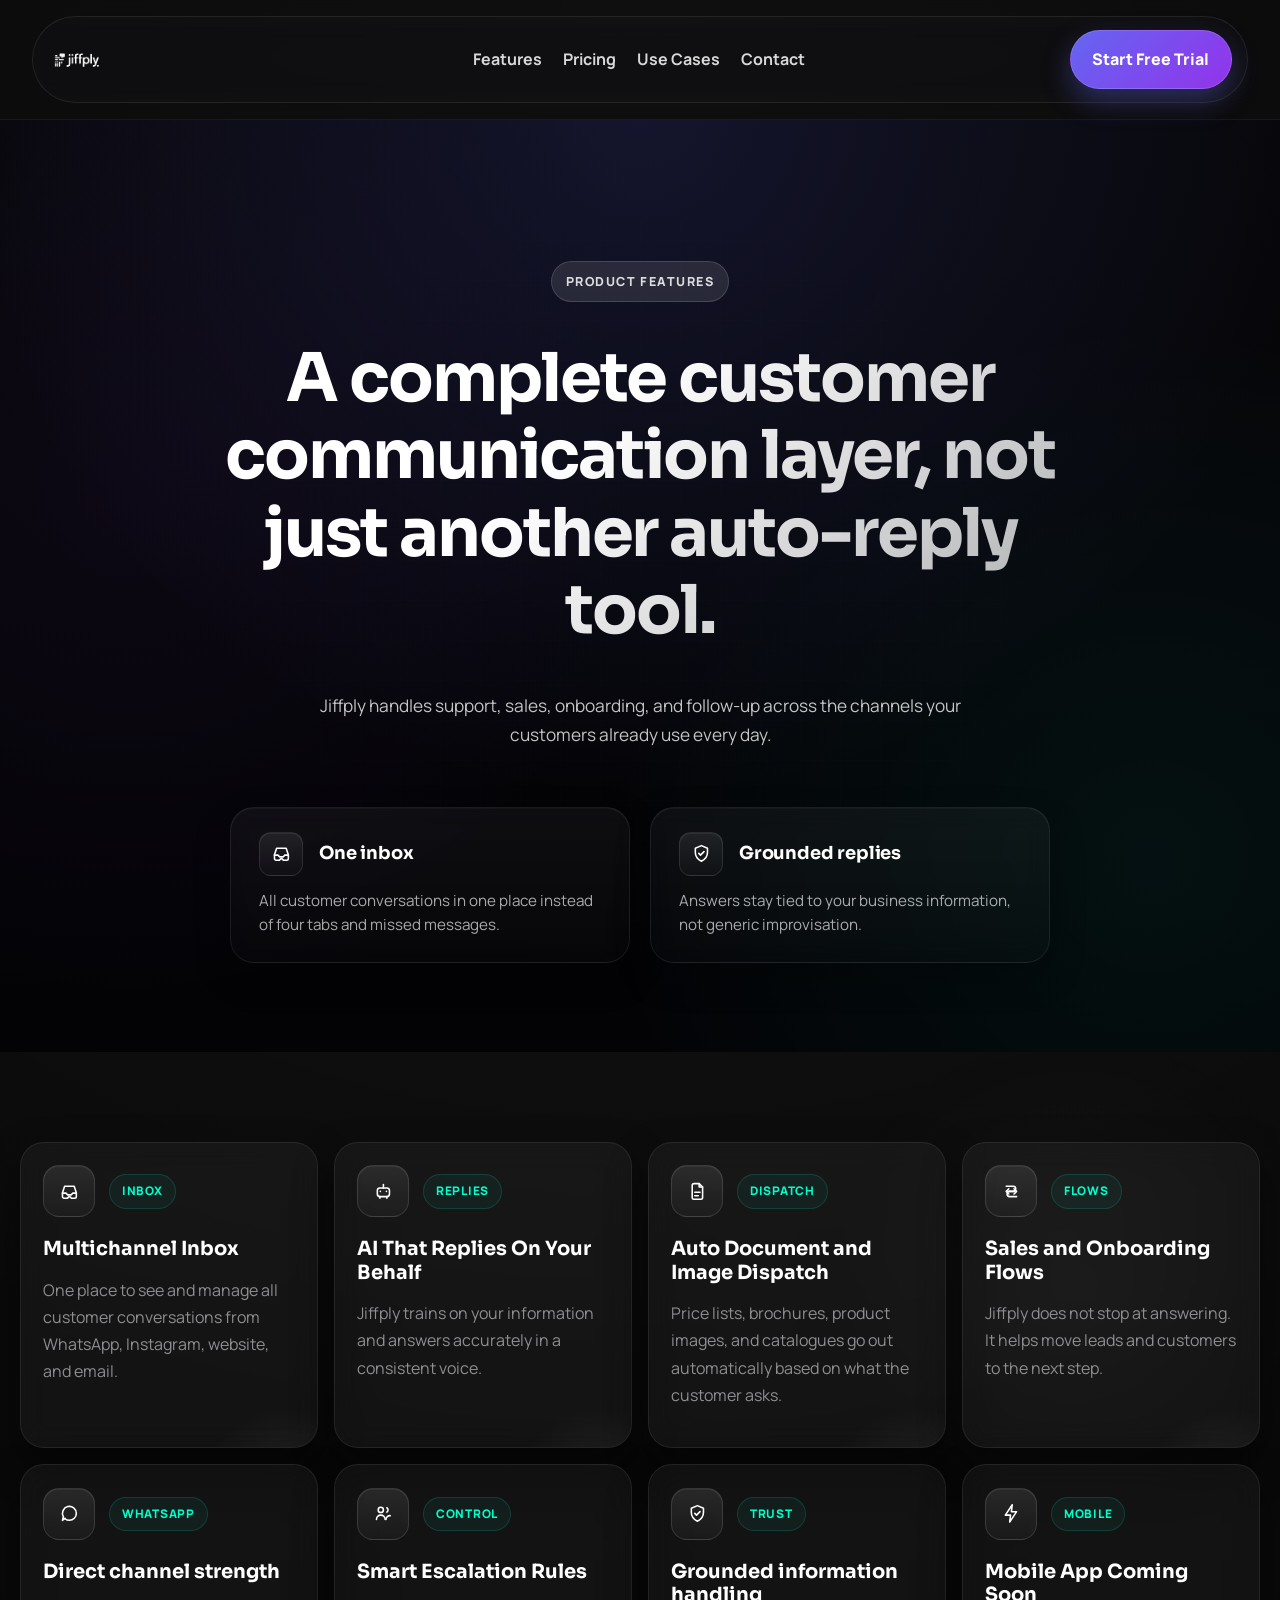
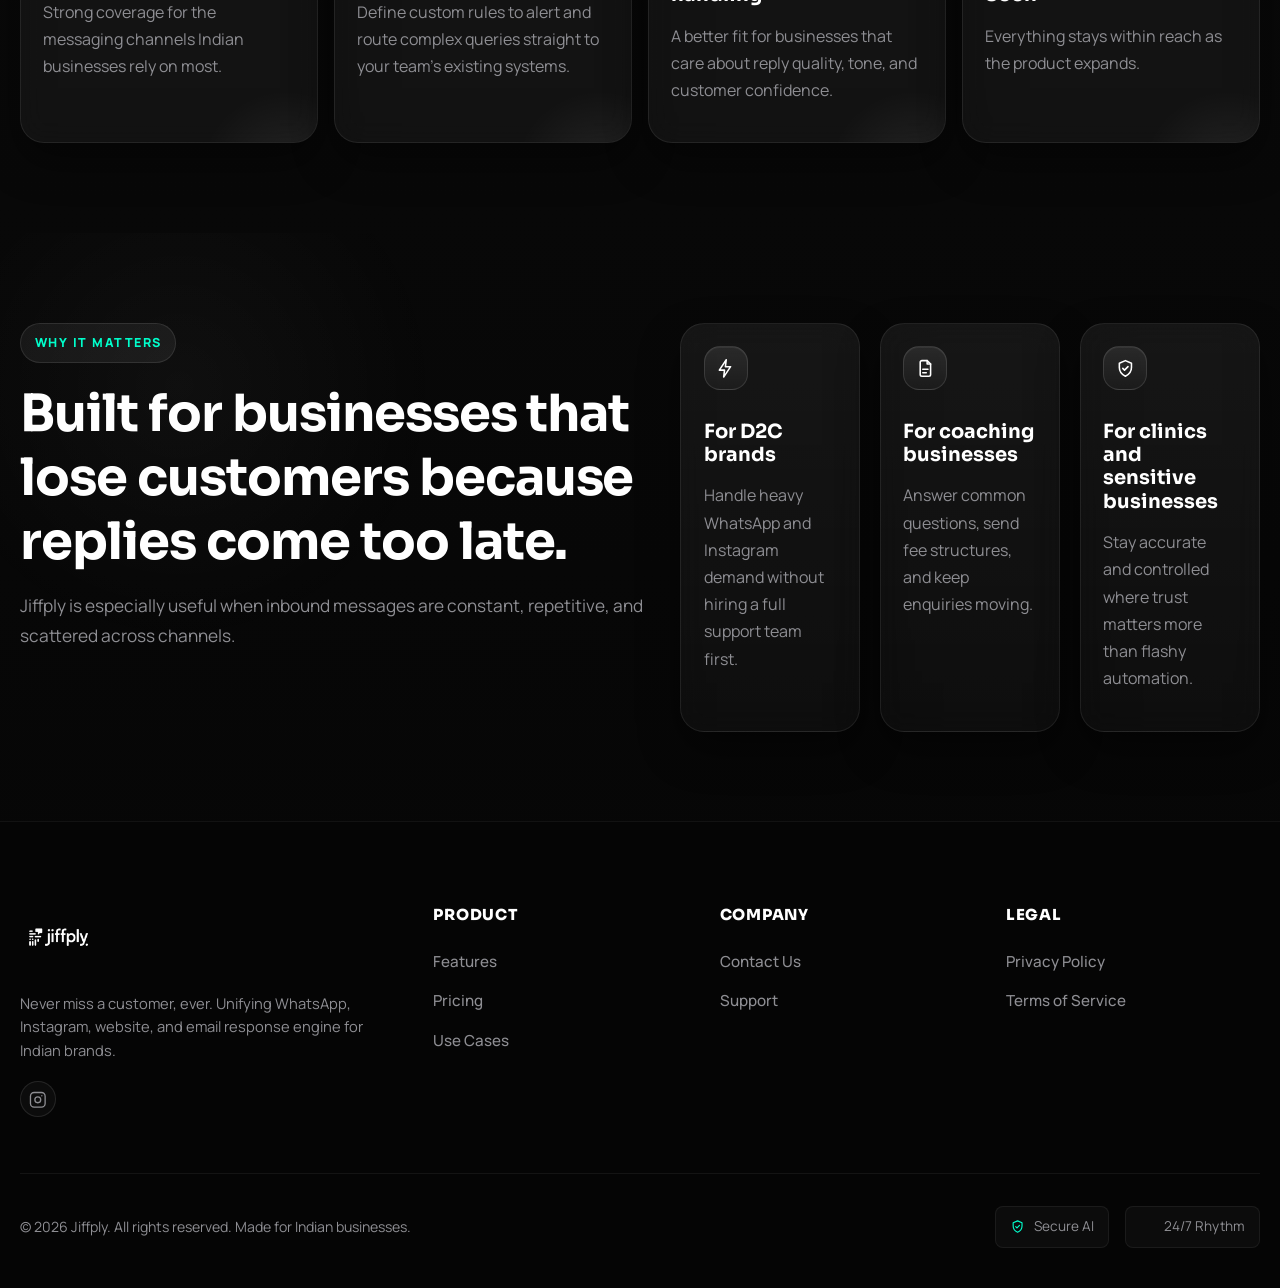
<file: features.html>
<!DOCTYPE html>
<html lang="en">
  <head>
    <meta charset="UTF-8" />
    <meta name="viewport" content="width=device-width, initial-scale=1.0" />
    <title>Jiffply Features | Multichannel AI for Indian SMBs</title>
    <meta
      name="description"
      content="Explore Jiffply features for WhatsApp, Instagram, website, and email communication with grounded replies and better customer control."
    />
    <link rel="preconnect" href="https://fonts.googleapis.com" />
    <link rel="preconnect" href="https://fonts.gstatic.com" crossorigin />
    <link
      href="https://fonts.googleapis.com/css2?family=Manrope:wght@400;500;600;700;800&family=Sora:wght@600;700;800&display=swap"
      rel="stylesheet"
    />
    <link rel="stylesheet" href="assets/css/style.css" />
  </head>
  <body>
    <svg class="icon-sprite" aria-hidden="true">
      <symbol id="icon-chat" viewBox="0 0 24 24">
        <path d="M7 17.5 4 20l1-4.2A8 8 0 1 1 20 12a8 8 0 0 1-8 8 8.2 8.2 0 0 1-5-1.7Z" />
      </symbol>
      <symbol id="icon-instagram" viewBox="0 0 24 24">
        <rect x="2" y="2" width="20" height="20" rx="5" ry="5" />
        <circle cx="12" cy="12" r="4" />
        <line x1="17.5" y1="6.5" x2="17.51" y2="6.5" />
      </symbol>
      <symbol id="icon-globe" viewBox="0 0 24 24">
        <circle cx="12" cy="12" r="9" />
        <path d="M3 12h18" />
        <path d="M12 3a13.5 13.5 0 0 1 0 18" />
        <path d="M12 3a13.5 13.5 0 0 0 0 18" />
      </symbol>
      <symbol id="icon-mail" viewBox="0 0 24 24">
        <rect x="3" y="5" width="18" height="14" rx="2" />
        <path d="m4 7 8 6 8-6" />
      </symbol>
      <symbol id="icon-inbox" viewBox="0 0 24 24">
        <path d="M4 13.5 6.5 6h11L20 13.5V18a2 2 0 0 1-2 2h-3.5l-2-2h-1l-2 2H6a2 2 0 0 1-2-2Z" />
        <path d="M4 14h4l2 2h4l2-2h4" />
      </symbol>
      <symbol id="icon-bot" viewBox="0 0 24 24">
        <rect x="5" y="8" width="14" height="10" rx="3" />
        <path d="M12 4v4" />
        <path d="M8.5 12h.01" />
        <path d="M15.5 12h.01" />
        <path d="M8 18v2" />
        <path d="M16 18v2" />
      </symbol>
      <symbol id="icon-file" viewBox="0 0 24 24">
        <path d="M14 3H8a2 2 0 0 0-2 2v14a2 2 0 0 0 2 2h8a2 2 0 0 0 2-2V7Z" />
        <path d="M14 3v4h4" />
        <path d="M9 13h6" />
        <path d="M9 17h4" />
      </symbol>
      <symbol id="icon-flow" viewBox="0 0 24 24">
        <path d="M6 6h8a3 3 0 1 1 0 6H9" />
        <path d="m9 9-3 3 3 3" />
        <path d="M18 18h-8a3 3 0 1 1 0-6h5" />
        <path d="m15 9 3 3-3 3" />
      </symbol>
      <symbol id="icon-shield" viewBox="0 0 24 24">
        <path d="m12 3 7 3v5c0 4.5-3 8.1-7 10-4-1.9-7-5.5-7-10V6Z" />
        <path d="m9 12 2 2 4-4" />
      </symbol>
      <symbol id="icon-users" viewBox="0 0 24 24">
        <circle cx="9" cy="8" r="3" />
        <path d="M4 19a5 5 0 0 1 10 0" />
        <path d="M16 5.5a3 3 0 0 1 0 5" />
        <path d="M15 19a4.5 4.5 0 0 1 5-4.4" />
      </symbol>
      <symbol id="icon-bolt" viewBox="0 0 24 24">
        <path d="M13 2 5 14h6l-1 8 8-12h-6Z" />
      </symbol>
    </svg>
    <div class="page-shell">
      <header class="site-header" data-header>
        <div class="container">
          <div class="nav-wrap">
            <a class="brand" href="index.html" aria-label="Jiffply Home">
              <img src="assets/images/logo-full.png" alt="Jiffply Logo" class="navbar-logo" />
            </a>
            <nav class="nav-links" aria-label="Primary">
              <a href="features.html">Features</a>
              <a href="pricing.html">Pricing</a>
              <a href="index.html#use-cases">Use Cases</a>
              <a href="contact.html">Contact</a>
            </nav>
            <div class="nav-actions">
              <a class="btn btn-primary" href="contact.html#demo">Start Free Trial</a>
            </div>
            <button class="menu-toggle" type="button" aria-label="Open menu" aria-expanded="false" data-menu-toggle>
              <span class="sr-only">Menu</span>
              <span class="menu-toggle-bars" aria-hidden="true">
                <span></span>
                <span></span>
                <span></span>
              </span>
            </button>
          </div>
          <div class="mobile-backdrop" data-mobile-backdrop hidden></div>
          <aside class="mobile-panel" data-mobile-panel hidden role="dialog" aria-modal="true" aria-label="Mobile navigation">
            <div class="mobile-panel-head">
              <a class="brand" href="index.html" aria-label="Jiffply Home">
                <img src="assets/images/logo-full.png" alt="Jiffply Logo" class="navbar-logo" />
              </a>
              <button class="mobile-close" type="button" aria-label="Close menu" data-menu-close>
                <span class="sr-only">Close menu</span>
                <span aria-hidden="true">+</span>
              </button>
            </div>
            <div class="mobile-panel-links">
              <a href="features.html">Features</a>
              <a href="pricing.html">Pricing</a>
              <a href="index.html#use-cases">Use Cases</a>
              <a href="contact.html">Contact</a>
            </div>
            <div class="mobile-panel-foot">
              <a class="mobile-social" href="https://www.instagram.com/jiffply/" target="_blank" rel="noreferrer">Instagram / @jiffply</a>
              <a class="btn btn-primary" href="contact.html#demo">Start Free Trial</a>
            </div>
          </aside>
        </div>
      </header>

      <main>
        <section class="page-hero">
          <div class="container">
            <span class="eyebrow">Product features</span>
            <h1 class="title">A complete customer communication layer, not just another auto-reply tool.</h1>
            <p class="lead" style="color: rgba(255, 255, 255, 0.76);">
              Jiffply handles support, sales, onboarding, and follow-up across the channels your customers already use every day.
            </p>
            <div class="mini-grid">
              <div class="mini-card">
                <div class="mini-card-header">
                  <div class="feature-icon icon-compact"><svg class="icon" aria-hidden="true"><use href="#icon-inbox"></use></svg></div>
                  <strong>One inbox</strong>
                </div>
                <p>All customer conversations in one place instead of four tabs and missed messages.</p>
              </div>
              <div class="mini-card">
                <div class="mini-card-header">
                  <div class="feature-icon icon-compact"><svg class="icon" aria-hidden="true"><use href="#icon-shield"></use></svg></div>
                  <strong>Grounded replies</strong>
                </div>
                <p>Answers stay tied to your business information, not generic improvisation.</p>
              </div>
            </div>
          </div>
        </section>

        <section class="section">
          <div class="container">
            <div class="feature-grid">
              <article class="feature-card reveal">
                <div class="feature-card-header">
                  <div class="feature-icon"><svg class="icon" aria-hidden="true"><use href="#icon-inbox"></use></svg></div>
                  <span class="card-kicker">Inbox</span>
                </div>
                <h3 class="card-title">Multichannel Inbox</h3>
                <p class="muted">One place to see and manage all customer conversations from WhatsApp, Instagram, website, and email.</p>
              </article>
              <article class="feature-card reveal">
                <div class="feature-card-header">
                  <div class="feature-icon"><svg class="icon" aria-hidden="true"><use href="#icon-bot"></use></svg></div>
                  <span class="card-kicker">Replies</span>
                </div>
                <h3 class="card-title">AI That Replies On Your Behalf</h3>
                <p class="muted">Jiffply trains on your information and answers accurately in a consistent voice.</p>
              </article>
              <article class="feature-card reveal">
                <div class="feature-card-header">
                  <div class="feature-icon"><svg class="icon" aria-hidden="true"><use href="#icon-file"></use></svg></div>
                  <span class="card-kicker">Dispatch</span>
                </div>
                <h3 class="card-title">Auto Document and Image Dispatch</h3>
                <p class="muted">Price lists, brochures, product images, and catalogues go out automatically based on what the customer asks.</p>
              </article>
              <article class="feature-card reveal">
                <div class="feature-card-header">
                  <div class="feature-icon"><svg class="icon" aria-hidden="true"><use href="#icon-flow"></use></svg></div>
                  <span class="card-kicker">Flows</span>
                </div>
                <h3 class="card-title">Sales and Onboarding Flows</h3>
                <p class="muted">Jiffply does not stop at answering. It helps move leads and customers to the next step.</p>
              </article>
              <article class="feature-card reveal">
                <div class="feature-card-header">
                  <div class="feature-icon"><svg class="icon" aria-hidden="true"><use href="#icon-chat"></use></svg></div>
                  <span class="card-kicker">WhatsApp</span>
                </div>
                <h3 class="card-title">Direct channel strength</h3>
                <p class="muted">Strong coverage for the messaging channels Indian businesses rely on most.</p>
              </article>
              <article class="feature-card reveal">
                <div class="feature-card-header">
                  <div class="feature-icon"><svg class="icon" aria-hidden="true"><use href="#icon-users"></use></svg></div>
                  <span class="card-kicker">Control</span>
                </div>
                <h3 class="card-title">Smart Escalation Rules</h3>
                <p class="muted">Define custom rules to alert and route complex queries straight to your team's existing systems.</p>
              </article>
              <article class="feature-card reveal">
                <div class="feature-card-header">
                  <div class="feature-icon"><svg class="icon" aria-hidden="true"><use href="#icon-shield"></use></svg></div>
                  <span class="card-kicker">Trust</span>
                </div>
                <h3 class="card-title">Grounded information handling</h3>
                <p class="muted">A better fit for businesses that care about reply quality, tone, and customer confidence.</p>
              </article>
              <article class="feature-card reveal">
                <div class="feature-card-header">
                  <div class="feature-icon"><svg class="icon" aria-hidden="true"><use href="#icon-bolt"></use></svg></div>
                  <span class="card-kicker">Mobile</span>
                </div>
                <h3 class="card-title">Mobile App Coming Soon</h3>
                <p class="muted">Everything stays within reach as the product expands.</p>
              </article>
            </div>
          </div>
        </section>

        <section class="section">
          <div class="container split">
            <div class="reveal">
              <span class="eyebrow eyebrow-dark">Why it matters</span>
              <h2 class="section-title">Built for businesses that lose customers because replies come too late.</h2>
              <p class="lead">Jiffply is especially useful when inbound messages are constant, repetitive, and scattered across channels.</p>
            </div>
            <div class="feature-grid-compact">
              <article class="story-card reveal">
                <div class="feature-icon icon-compact"><svg class="icon" aria-hidden="true"><use href="#icon-bolt"></use></svg></div>
                <h3 class="card-title">For D2C brands</h3>
                <p class="muted">Handle heavy WhatsApp and Instagram demand without hiring a full support team first.</p>
              </article>
              <article class="story-card reveal">
                <div class="feature-icon icon-compact"><svg class="icon" aria-hidden="true"><use href="#icon-file"></use></svg></div>
                <h3 class="card-title">For coaching businesses</h3>
                <p class="muted">Answer common questions, send fee structures, and keep enquiries moving.</p>
              </article>
              <article class="story-card reveal">
                <div class="feature-icon icon-compact"><svg class="icon" aria-hidden="true"><use href="#icon-shield"></use></svg></div>
                <h3 class="card-title">For clinics and sensitive businesses</h3>
                <p class="muted">Stay accurate and controlled where trust matters more than flashy automation.</p>
              </article>
            </div>
          </div>
        </section>
      </main>

      <footer class="site-footer">
        <div class="container footer-container">
          <div class="footer-grid">
            <div class="footer-brand-col">
              <a href="index.html" aria-label="Jiffply Home">
                <img src="assets/images/logo-full.png" alt="Jiffply Logo" class="footer-logo" />
              </a>
              <p class="footer-tagline">Never miss a customer, ever. Unifying WhatsApp, Instagram, website, and email response engine for Indian brands.</p>
              <div class="footer-socials">
                <a class="social-icon-btn" href="https://www.instagram.com/jiffply/" target="_blank" rel="noreferrer" aria-label="Instagram">
                  <svg class="icon"><use href="#icon-instagram"></use></svg>
                </a>
              </div>
            </div>
            <div class="footer-links-col">
              <h4 class="footer-col-title">Product</h4>
              <ul class="footer-link-list">
                <li><a href="features.html">Features</a></li>
                <li><a href="pricing.html">Pricing</a></li>
                <li><a href="index.html#use-cases">Use Cases</a></li>
              </ul>
            </div>
            <div class="footer-links-col">
              <h4 class="footer-col-title">Company</h4>
              <ul class="footer-link-list">
                <li><a href="contact.html">Contact Us</a></li>
                <li><a href="mailto:hello@jiffply.com">Support</a></li>
              </ul>
            </div>
            <div class="footer-links-col">
              <h4 class="footer-col-title">Legal</h4>
              <ul class="footer-link-list">
                <li><a href="privacy.html">Privacy Policy</a></li>
                <li><a href="terms.html">Terms of Service</a></li>
              </ul>
            </div>
          </div>
          <div class="footer-bottom">
            <div style="display: flex; flex-direction: column; gap: 0.25rem;">
              <p class="footer-copyright">&copy; 2026 Jiffply. All rights reserved. Made for Indian businesses.</p>
            </div>
            <div class="footer-trust-badges" style="flex-direction: row; gap: 1rem;">
              <div class="trust-badge-pill">
                <svg class="icon"><use href="#icon-shield"></use></svg> Secure AI
              </div>
              <div class="trust-badge-pill">
                <svg class="icon"><use href="#icon-clock"></use></svg> 24/7 Rhythm
              </div>
            </div>
          </div>
        </div>
      </footer>
    </div>

    <script src="assets/js/main.js"></script>
  </body>
</html>
</file>
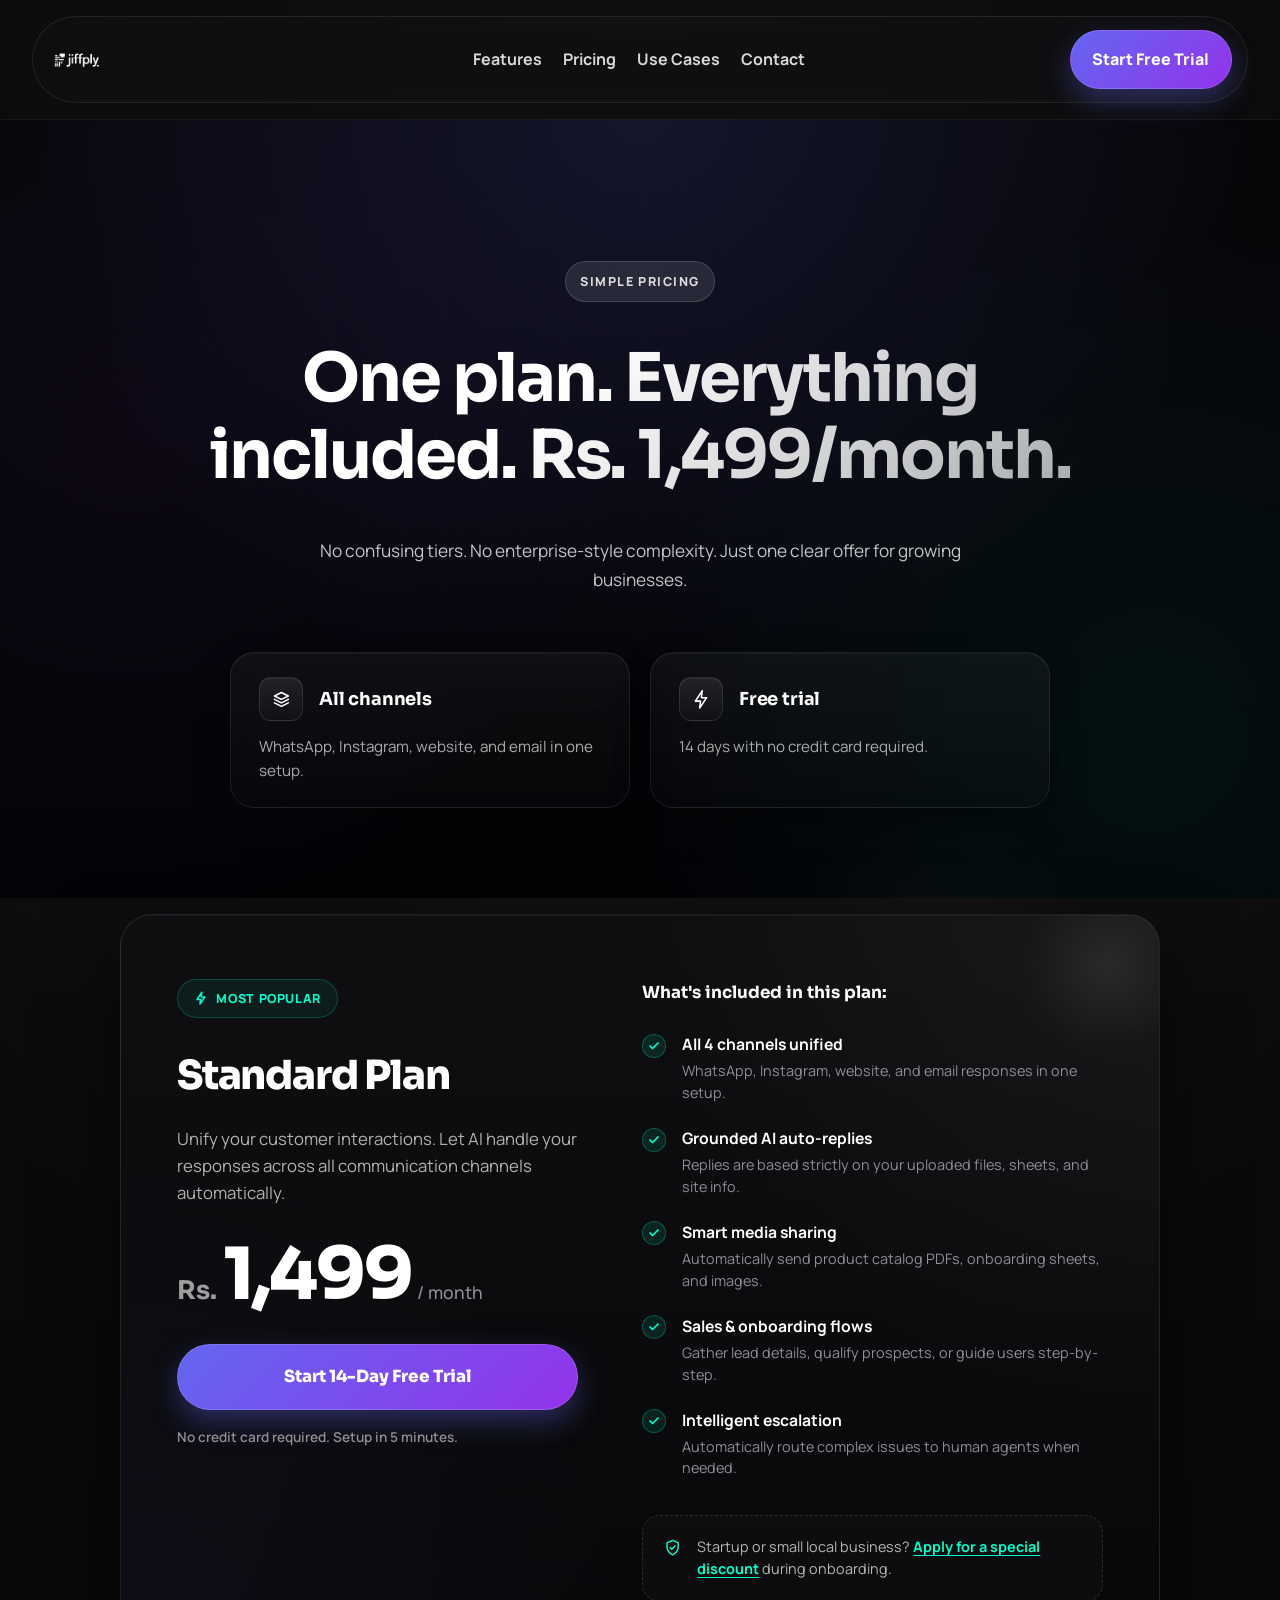
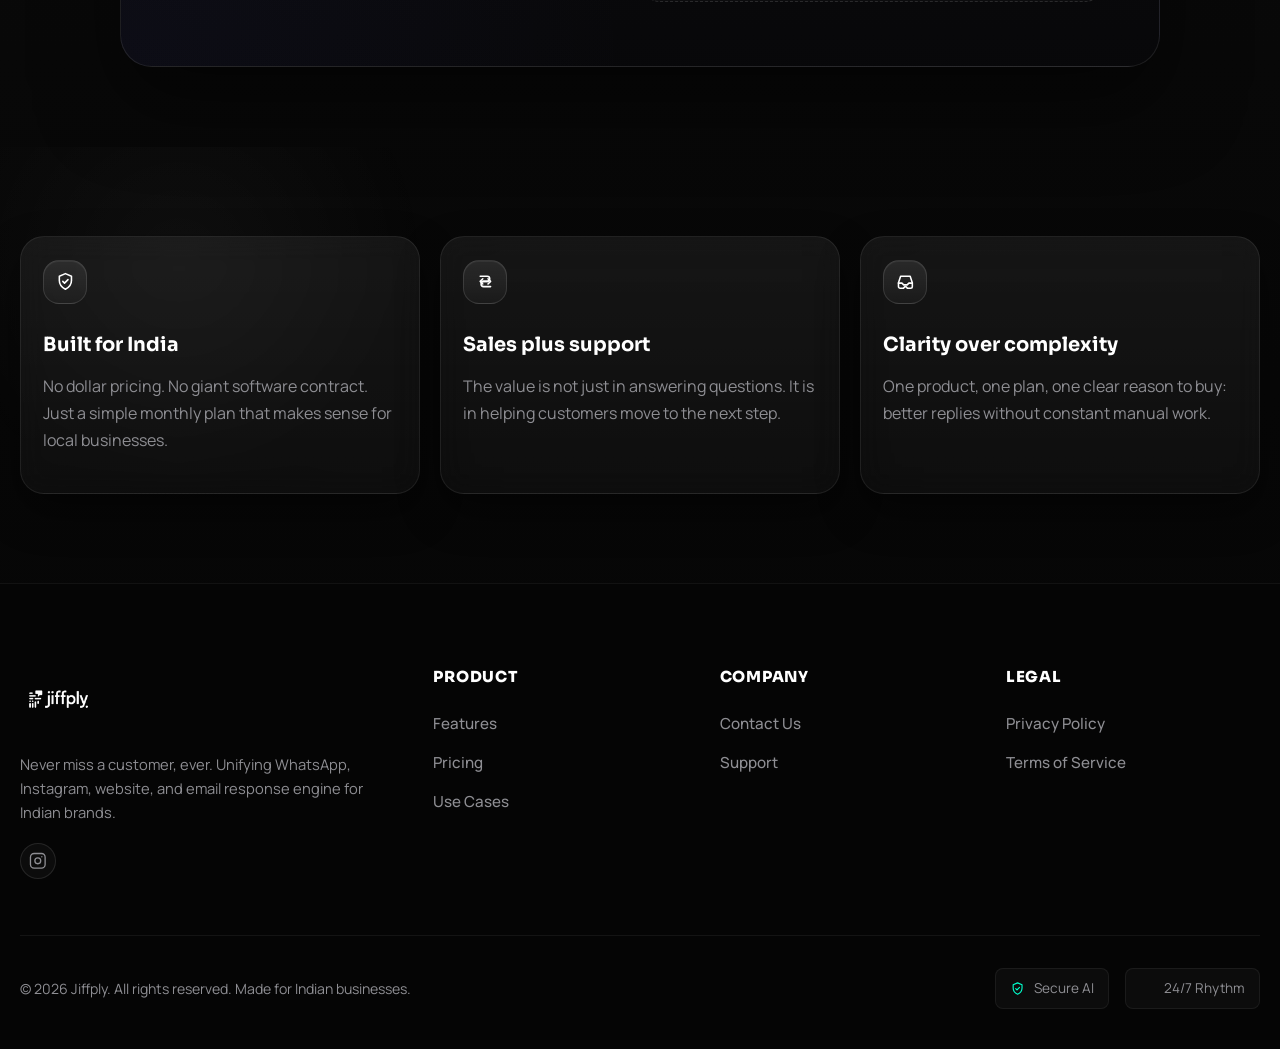
<file: pricing.html>
<!DOCTYPE html>
<html lang="en">
  <head>
    <meta charset="UTF-8" />
    <meta name="viewport" content="width=device-width, initial-scale=1.0" />
    <title>Jiffply Pricing | Rs. 1,499 per month</title>
    <meta
      name="description"
      content="See Jiffply pricing for Indian small businesses: one clear plan, all four channels, grounded AI replies, and a 14-day free trial."
    />
    <link rel="preconnect" href="https://fonts.googleapis.com" />
    <link rel="preconnect" href="https://fonts.gstatic.com" crossorigin />
    <link
      href="https://fonts.googleapis.com/css2?family=Manrope:wght@400;500;600;700;800&family=Sora:wght@600;700;800&display=swap"
      rel="stylesheet"
    />
    <link rel="stylesheet" href="assets/css/style.css" />
  </head>
  <body>
    <svg class="icon-sprite" aria-hidden="true">
      <symbol id="icon-chat" viewBox="0 0 24 24">
        <path d="M7 17.5 4 20l1-4.2A8 8 0 1 1 20 12a8 8 0 0 1-8 8 8.2 8.2 0 0 1-5-1.7Z" />
      </symbol>
      <symbol id="icon-instagram" viewBox="0 0 24 24">
        <rect x="2" y="2" width="20" height="20" rx="5" ry="5" />
        <circle cx="12" cy="12" r="4" />
        <line x1="17.5" y1="6.5" x2="17.51" y2="6.5" />
      </symbol>
      <symbol id="icon-inbox" viewBox="0 0 24 24">
        <path d="M4 13.5 6.5 6h11L20 13.5V18a2 2 0 0 1-2 2h-3.5l-2-2h-1l-2 2H6a2 2 0 0 1-2-2Z" />
        <path d="M4 14h4l2 2h4l2-2h4" />
      </symbol>
      <symbol id="icon-shield" viewBox="0 0 24 24">
        <path d="m12 3 7 3v5c0 4.5-3 8.1-7 10-4-1.9-7-5.5-7-10V6Z" />
        <path d="m9 12 2 2 4-4" />
      </symbol>
      <symbol id="icon-file" viewBox="0 0 24 24">
        <path d="M14 3H8a2 2 0 0 0-2 2v14a2 2 0 0 0 2 2h8a2 2 0 0 0 2-2V7Z" />
        <path d="M14 3v4h4" />
        <path d="M9 13h6" />
        <path d="M9 17h4" />
      </symbol>
      <symbol id="icon-flow" viewBox="0 0 24 24">
        <path d="M6 6h8a3 3 0 1 1 0 6H9" />
        <path d="m9 9-3 3 3 3" />
        <path d="M18 18h-8a3 3 0 1 1 0-6h5" />
        <path d="m15 9 3 3-3 3" />
      </symbol>
      <symbol id="icon-bolt" viewBox="0 0 24 24">
        <path d="M13 2 5 14h6l-1 8 8-12h-6Z" />
      </symbol>
      <symbol id="icon-layers" viewBox="0 0 24 24">
        <path d="m12 4 8 4-8 4-8-4 8-4Z" />
        <path d="m4 12 8 4 8-4" />
        <path d="m4 16 8 4 8-4" />
      </symbol>
      <symbol id="icon-check" viewBox="0 0 24 24">
        <polyline points="20 6 9 17 4 12" />
      </symbol>
    </svg>
    <div class="page-shell">
      <header class="site-header" data-header>
        <div class="container">
          <div class="nav-wrap">
            <a class="brand" href="index.html" aria-label="Jiffply Home">
              <img src="assets/images/logo-full.png" alt="Jiffply Logo" class="navbar-logo" />
            </a>
            <nav class="nav-links" aria-label="Primary">
              <a href="features.html">Features</a>
              <a href="pricing.html">Pricing</a>
              <a href="index.html#use-cases">Use Cases</a>
              <a href="contact.html">Contact</a>
            </nav>
            <div class="nav-actions">
              <a class="btn btn-primary" href="contact.html#demo">Start Free Trial</a>
            </div>
            <button class="menu-toggle" type="button" aria-label="Open menu" aria-expanded="false" data-menu-toggle>
              <span class="sr-only">Menu</span>
              <span class="menu-toggle-bars" aria-hidden="true">
                <span></span>
                <span></span>
                <span></span>
              </span>
            </button>
          </div>
          <div class="mobile-backdrop" data-mobile-backdrop hidden></div>
          <aside class="mobile-panel" data-mobile-panel hidden role="dialog" aria-modal="true" aria-label="Mobile navigation">
            <div class="mobile-panel-head">
              <a class="brand" href="index.html" aria-label="Jiffply Home">
                <img src="assets/images/logo-full.png" alt="Jiffply Logo" class="navbar-logo" />
              </a>
              <button class="mobile-close" type="button" aria-label="Close menu" data-menu-close>
                <span class="sr-only">Close menu</span>
                <span aria-hidden="true">+</span>
              </button>
            </div>
            <div class="mobile-panel-links">
              <a href="features.html">Features</a>
              <a href="pricing.html">Pricing</a>
              <a href="index.html#use-cases">Use Cases</a>
              <a href="contact.html">Contact</a>
            </div>
            <div class="mobile-panel-foot">
              <a class="mobile-social" href="https://www.instagram.com/jiffply/" target="_blank" rel="noreferrer">Instagram / @jiffply</a>
              <a class="btn btn-primary" href="contact.html#demo">Start Free Trial</a>
            </div>
          </aside>
        </div>
      </header>

      <main>
        <section class="page-hero">
          <div class="container">
            <span class="eyebrow">Simple pricing</span>
            <h1 class="title">One plan. Everything included. Rs. 1,499/month.</h1>
            <p class="lead" style="color: rgba(255, 255, 255, 0.76);">No confusing tiers. No enterprise-style complexity. Just one clear offer for growing businesses.</p>
            <div class="mini-grid">
              <div class="mini-card">
                <div class="mini-card-header">
                  <div class="feature-icon icon-compact"><svg class="icon" aria-hidden="true"><use href="#icon-layers"></use></svg></div>
                  <strong>All channels</strong>
                </div>
                <p>WhatsApp, Instagram, website, and email in one setup.</p>
              </div>
              <div class="mini-card">
                <div class="mini-card-header">
                  <div class="feature-icon icon-compact"><svg class="icon" aria-hidden="true"><use href="#icon-bolt"></use></svg></div>
                  <strong>Free trial</strong>
                </div>
                <p>14 days with no credit card required.</p>
              </div>
            </div>
          </div>
        </section>

        <section class="section pricing-section">
          <div class="container">
            <article class="pricing-card reveal">
              <div class="pricing-card-left">
                <div class="plan-badge">
                  <svg class="icon"><use href="#icon-bolt"></use></svg>
                  <span>Most Popular</span>
                </div>
                <h3 class="plan-name">Standard Plan</h3>
                <p class="plan-desc">Unify your customer interactions. Let AI handle your responses across all communication channels automatically.</p>
                
                <div class="price-container">
                  <span class="currency">Rs.</span>
                  <span class="amount">1,499</span>
                  <span class="period">/ month</span>
                </div>
                
                <div class="btn-wrap">
                  <a class="btn btn-primary btn-large" href="contact.html#demo">Start 14-Day Free Trial</a>
                </div>
                <p class="card-hint">No credit card required. Setup in 5 minutes.</p>
              </div>
              
              <div class="pricing-card-right">
                <h4 class="features-title">What's included in this plan:</h4>
                <ul class="premium-features-list">
                  <li>
                    <div class="check-icon"><svg class="icon" aria-hidden="true"><use href="#icon-check"></use></svg></div>
                    <div class="feature-text">
                      <strong>All 4 channels unified</strong>
                      <span>WhatsApp, Instagram, website, and email responses in one setup.</span>
                    </div>
                  </li>
                  <li>
                    <div class="check-icon"><svg class="icon" aria-hidden="true"><use href="#icon-check"></use></svg></div>
                    <div class="feature-text">
                      <strong>Grounded AI auto-replies</strong>
                      <span>Replies are based strictly on your uploaded files, sheets, and site info.</span>
                    </div>
                  </li>
                  <li>
                    <div class="check-icon"><svg class="icon" aria-hidden="true"><use href="#icon-check"></use></svg></div>
                    <div class="feature-text">
                      <strong>Smart media sharing</strong>
                      <span>Automatically send product catalog PDFs, onboarding sheets, and images.</span>
                    </div>
                  </li>
                  <li>
                    <div class="check-icon"><svg class="icon" aria-hidden="true"><use href="#icon-check"></use></svg></div>
                    <div class="feature-text">
                      <strong>Sales & onboarding flows</strong>
                      <span>Gather lead details, qualify prospects, or guide users step-by-step.</span>
                    </div>
                  </li>
                  <li>
                    <div class="check-icon"><svg class="icon" aria-hidden="true"><use href="#icon-check"></use></svg></div>
                    <div class="feature-text">
                      <strong>Intelligent escalation</strong>
                      <span>Automatically route complex issues to human agents when needed.</span>
                    </div>
                  </li>
                </ul>
                
                <div class="startup-discount">
                  <svg class="icon" aria-hidden="true"><use href="#icon-shield"></use></svg>
                  <p>Startup or small local business? <a href="contact.html">Apply for a special discount</a> during onboarding.</p>
                </div>
              </div>
            </article>
          </div>
        </section>

        <section class="section">
          <div class="container feature-grid-compact">
            <article class="story-card reveal">
              <div class="feature-icon icon-compact"><svg class="icon" aria-hidden="true"><use href="#icon-shield"></use></svg></div>
              <h3 class="card-title">Built for India</h3>
              <p class="muted">No dollar pricing. No giant software contract. Just a simple monthly plan that makes sense for local businesses.</p>
            </article>
            <article class="story-card reveal">
              <div class="feature-icon icon-compact"><svg class="icon" aria-hidden="true"><use href="#icon-flow"></use></svg></div>
              <h3 class="card-title">Sales plus support</h3>
              <p class="muted">The value is not just in answering questions. It is in helping customers move to the next step.</p>
            </article>
            <article class="story-card reveal">
              <div class="feature-icon icon-compact"><svg class="icon" aria-hidden="true"><use href="#icon-inbox"></use></svg></div>
              <h3 class="card-title">Clarity over complexity</h3>
              <p class="muted">One product, one plan, one clear reason to buy: better replies without constant manual work.</p>
            </article>
          </div>
        </section>
      </main>

      <footer class="site-footer">
        <div class="container footer-container">
          <div class="footer-grid">
            <div class="footer-brand-col">
              <a href="index.html" aria-label="Jiffply Home">
                <img src="assets/images/logo-full.png" alt="Jiffply Logo" class="footer-logo" />
              </a>
              <p class="footer-tagline">Never miss a customer, ever. Unifying WhatsApp, Instagram, website, and email response engine for Indian brands.</p>
              <div class="footer-socials">
                <a class="social-icon-btn" href="https://www.instagram.com/jiffply/" target="_blank" rel="noreferrer" aria-label="Instagram">
                  <svg class="icon"><use href="#icon-instagram"></use></svg>
                </a>
              </div>
            </div>
            <div class="footer-links-col">
              <h4 class="footer-col-title">Product</h4>
              <ul class="footer-link-list">
                <li><a href="features.html">Features</a></li>
                <li><a href="pricing.html">Pricing</a></li>
                <li><a href="index.html#use-cases">Use Cases</a></li>
              </ul>
            </div>
            <div class="footer-links-col">
              <h4 class="footer-col-title">Company</h4>
              <ul class="footer-link-list">
                <li><a href="contact.html">Contact Us</a></li>
                <li><a href="mailto:hello@jiffply.com">Support</a></li>
              </ul>
            </div>
            <div class="footer-links-col">
              <h4 class="footer-col-title">Legal</h4>
              <ul class="footer-link-list">
                <li><a href="privacy.html">Privacy Policy</a></li>
                <li><a href="terms.html">Terms of Service</a></li>
              </ul>
            </div>
          </div>
          <div class="footer-bottom">
            <div style="display: flex; flex-direction: column; gap: 0.25rem;">
              <p class="footer-copyright">&copy; 2026 Jiffply. All rights reserved. Made for Indian businesses.</p>
            </div>
            <div class="footer-trust-badges" style="flex-direction: row; gap: 1rem;">
              <div class="trust-badge-pill">
                <svg class="icon"><use href="#icon-shield"></use></svg> Secure AI
              </div>
              <div class="trust-badge-pill">
                <svg class="icon"><use href="#icon-clock"></use></svg> 24/7 Rhythm
              </div>
            </div>
          </div>
        </div>
      </footer>
    </div>

    <script src="assets/js/main.js"></script>
  </body>
</html>
</file>
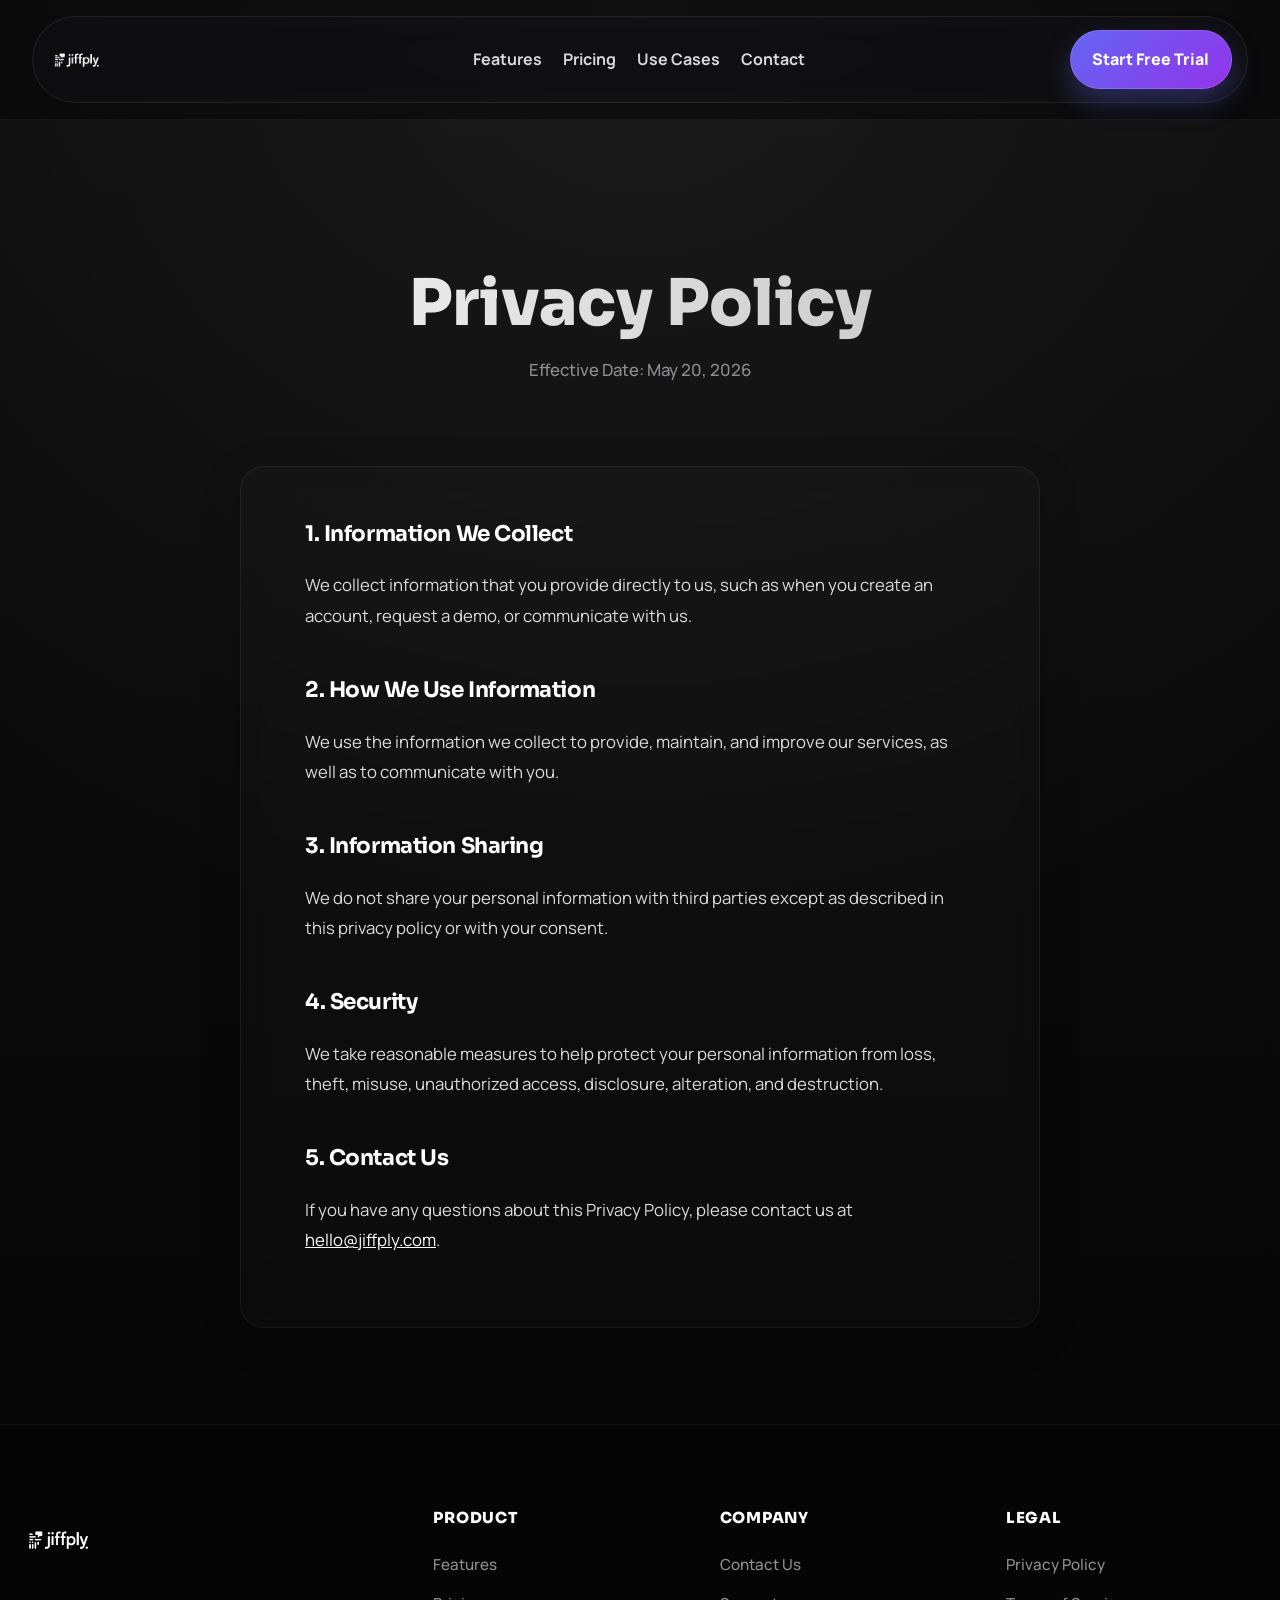
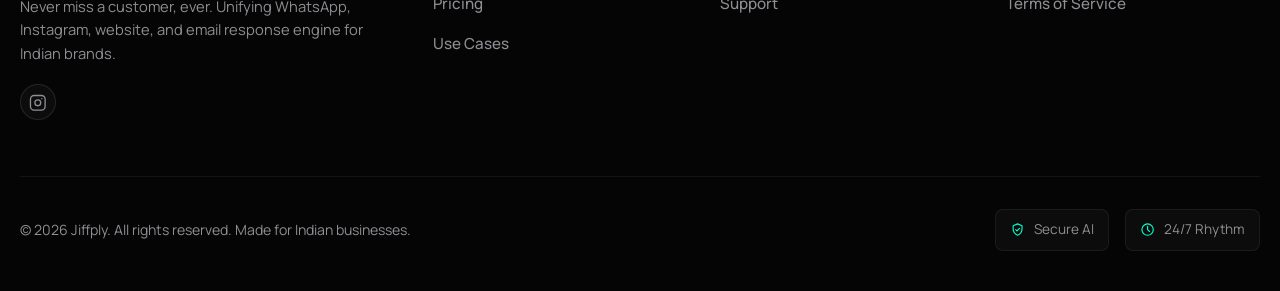
<file: privacy.html>
<!DOCTYPE html>
<html lang="en">
  <head>
    <meta charset="UTF-8" />
    <meta name="viewport" content="width=device-width, initial-scale=1.0" />
    <title>Privacy Policy | Jiffply</title>
    <meta
      name="description"
      content="Privacy Policy for Jiffply."
    />
    <link rel="preconnect" href="https://fonts.googleapis.com" />
    <link rel="preconnect" href="https://fonts.gstatic.com" crossorigin />
    <link
      href="https://fonts.googleapis.com/css2?family=Manrope:wght@400;500;600;700;800&family=Sora:wght@600;700;800&display=swap"
      rel="stylesheet"
    />
    <link rel="stylesheet" href="assets/css/style.css" />
  </head>
  <body>
    <svg class="icon-sprite" aria-hidden="true">
      <symbol id="icon-chat" viewBox="0 0 24 24">
        <path d="M7 17.5 4 20l1-4.2A8 8 0 1 1 20 12a8 8 0 0 1-8 8 8.2 8.2 0 0 1-5-1.7Z" />
      </symbol>
      <symbol id="icon-instagram" viewBox="0 0 24 24">
        <rect x="2" y="2" width="20" height="20" rx="5" ry="5" />
        <circle cx="12" cy="12" r="4" />
        <line x1="17.5" y1="6.5" x2="17.51" y2="6.5" />
      </symbol>
      <symbol id="icon-shield" viewBox="0 0 24 24">
        <path d="m12 3 7 3v5c0 4.5-3 8.1-7 10-4-1.9-7-5.5-7-10V6Z" />
        <path d="m9 12 2 2 4-4" />
      </symbol>
      <symbol id="icon-clock" viewBox="0 0 24 24">
        <circle cx="12" cy="12" r="9" />
        <path d="M12 7v5l3 3" />
      </symbol>
    </svg>
    <div class="page-shell">
      <header class="site-header" data-header>
        <div class="container">
          <div class="nav-wrap">
            <a class="brand" href="index.html" aria-label="Jiffply Home">
              <img src="assets/images/logo-full.png" alt="Jiffply Logo" class="navbar-logo" />
            </a>
            <nav class="nav-links" aria-label="Primary">
              <a href="features.html">Features</a>
              <a href="pricing.html">Pricing</a>
              <a href="index.html#use-cases">Use Cases</a>
              <a href="contact.html">Contact</a>
            </nav>
            <div class="nav-actions">
              <a class="btn btn-primary" href="contact.html#demo">Start Free Trial</a>
            </div>
            <button class="menu-toggle" type="button" aria-label="Open menu" aria-expanded="false" data-menu-toggle>
              <span class="sr-only">Menu</span>
              <span class="menu-toggle-bars" aria-hidden="true">
                <span></span>
                <span></span>
                <span></span>
              </span>
            </button>
          </div>
          <div class="mobile-backdrop" data-mobile-backdrop hidden></div>
          <aside class="mobile-panel" data-mobile-panel hidden role="dialog" aria-modal="true" aria-label="Mobile navigation">
            <div class="mobile-panel-head">
              <a class="brand" href="index.html" aria-label="Jiffply Home">
                <img src="assets/images/logo-full.png" alt="Jiffply Logo" class="navbar-logo" />
              </a>
              <button class="mobile-close" type="button" aria-label="Close menu" data-menu-close>
                <span class="sr-only">Close menu</span>
                <span aria-hidden="true">+</span>
              </button>
            </div>
            <div class="mobile-panel-links">
              <a href="features.html">Features</a>
              <a href="pricing.html">Pricing</a>
              <a href="index.html#use-cases">Use Cases</a>
              <a href="contact.html">Contact</a>
            </div>
            <div class="mobile-panel-foot">
              <a class="mobile-social" href="https://www.instagram.com/jiffply/" target="_blank" rel="noreferrer">Instagram / @jiffply</a>
              <a class="btn btn-primary" href="contact.html#demo">Start Free Trial</a>
            </div>
          </aside>
        </div>
      </header>

      <main>
        <section class="legal-header">
          <div class="container">
            <h1 class="legal-title">Privacy Policy</h1>
            <p class="legal-meta">Effective Date: May 20, 2026</p>
          </div>
        </section>

        <section class="container">
          <div class="legal-box">
            <h3>1. Information We Collect</h3>
            <p>We collect information that you provide directly to us, such as when you create an account, request a demo, or communicate with us.</p>
            
            <h3>2. How We Use Information</h3>
            <p>We use the information we collect to provide, maintain, and improve our services, as well as to communicate with you.</p>
            
            <h3>3. Information Sharing</h3>
            <p>We do not share your personal information with third parties except as described in this privacy policy or with your consent.</p>
            
            <h3>4. Security</h3>
            <p>We take reasonable measures to help protect your personal information from loss, theft, misuse, unauthorized access, disclosure, alteration, and destruction.</p>
            
            <h3>5. Contact Us</h3>
            <p>If you have any questions about this Privacy Policy, please contact us at <a href="mailto:hello@jiffply.com" style="color: #fff; text-decoration: underline;">hello@jiffply.com</a>.</p>
          </div>
        </section>
      </main>

      <footer class="site-footer">
        <div class="container footer-container">
          <div class="footer-grid">
            <div class="footer-brand-col">
              <a href="index.html" aria-label="Jiffply Home">
                <img src="assets/images/logo-full.png" alt="Jiffply Logo" class="footer-logo" />
              </a>
              <p class="footer-tagline">Never miss a customer, ever. Unifying WhatsApp, Instagram, website, and email response engine for Indian brands.</p>
              <div class="footer-socials">
                <a class="social-icon-btn" href="https://www.instagram.com/jiffply/" target="_blank" rel="noreferrer" aria-label="Instagram">
                  <svg class="icon"><use href="#icon-instagram"></use></svg>
                </a>
              </div>
            </div>
            <div class="footer-links-col">
              <h4 class="footer-col-title">Product</h4>
              <ul class="footer-link-list">
                <li><a href="features.html">Features</a></li>
                <li><a href="pricing.html">Pricing</a></li>
                <li><a href="index.html#use-cases">Use Cases</a></li>
              </ul>
            </div>
            <div class="footer-links-col">
              <h4 class="footer-col-title">Company</h4>
              <ul class="footer-link-list">
                <li><a href="contact.html">Contact Us</a></li>
                <li><a href="mailto:hello@jiffply.com">Support</a></li>
              </ul>
            </div>
            <div class="footer-links-col">
              <h4 class="footer-col-title">Legal</h4>
              <ul class="footer-link-list">
                <li><a href="privacy.html">Privacy Policy</a></li>
                <li><a href="terms.html">Terms of Service</a></li>
              </ul>
            </div>
          </div>
          <div class="footer-bottom">
            <div style="display: flex; flex-direction: column; gap: 0.25rem;">
              <p class="footer-copyright">&copy; 2026 Jiffply. All rights reserved. Made for Indian businesses.</p>
            </div>
            <div class="footer-trust-badges" style="flex-direction: row; gap: 1rem;">
              <div class="trust-badge-pill">
                <svg class="icon"><use href="#icon-shield"></use></svg> Secure AI
              </div>
              <div class="trust-badge-pill">
                <svg class="icon"><use href="#icon-clock"></use></svg> 24/7 Rhythm
              </div>
            </div>
          </div>
        </div>
      </footer>
    </div>

    <script src="assets/js/main.js"></script>
  </body>
</html>
</file>
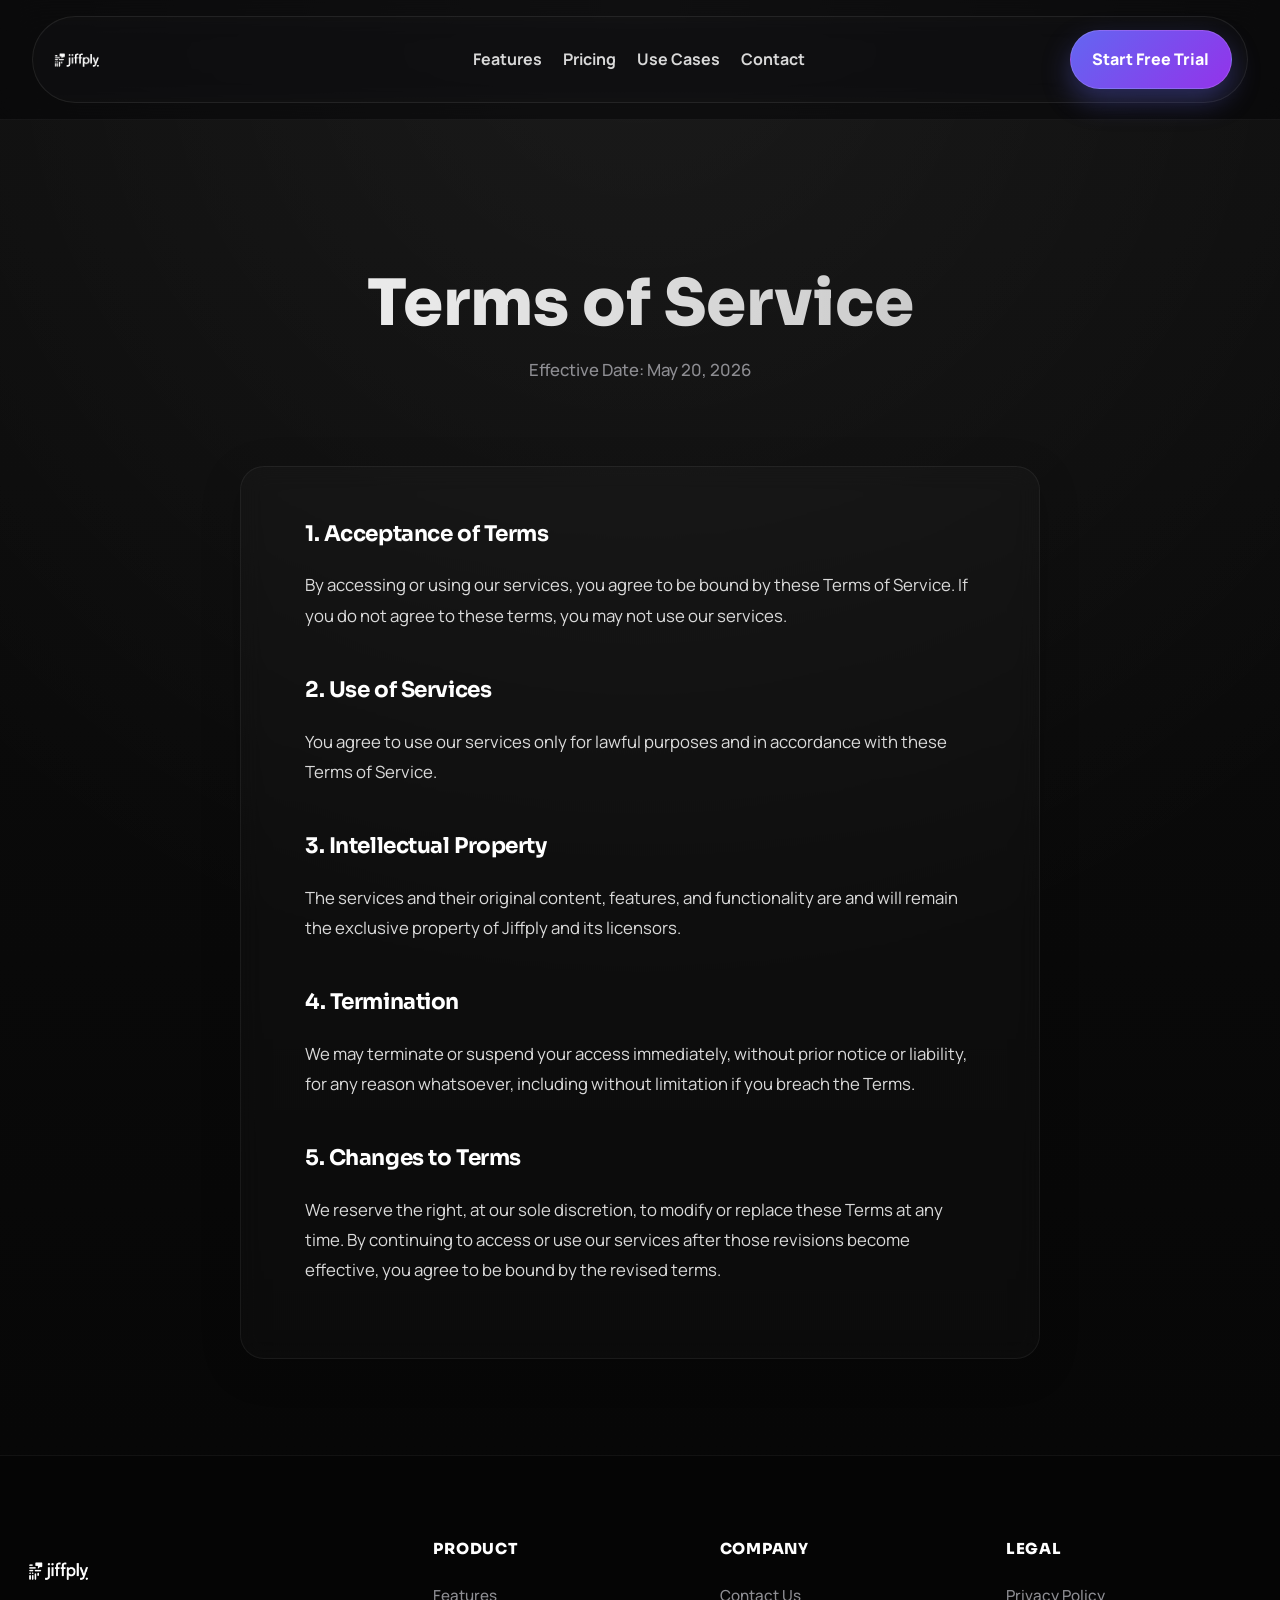
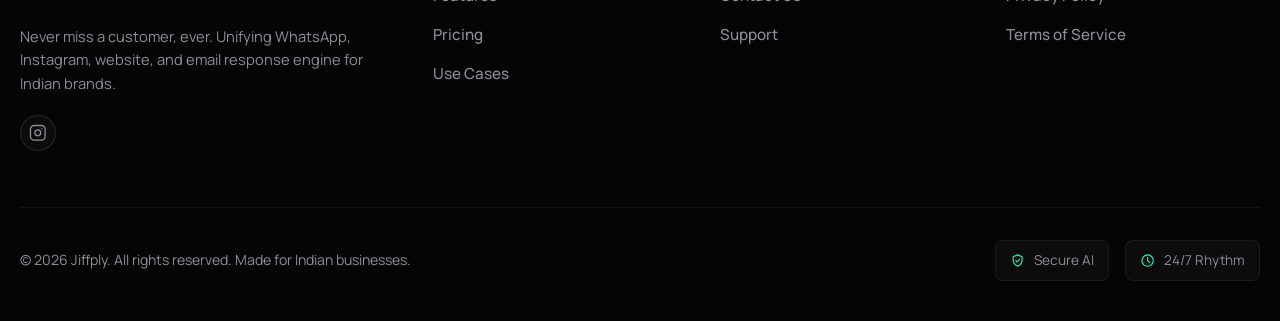
<file: terms.html>
<!DOCTYPE html>
<html lang="en">
  <head>
    <meta charset="UTF-8" />
    <meta name="viewport" content="width=device-width, initial-scale=1.0" />
    <title>Terms of Service | Jiffply</title>
    <meta
      name="description"
      content="Terms of Service for Jiffply."
    />
    <link rel="preconnect" href="https://fonts.googleapis.com" />
    <link rel="preconnect" href="https://fonts.gstatic.com" crossorigin />
    <link
      href="https://fonts.googleapis.com/css2?family=Manrope:wght@400;500;600;700;800&family=Sora:wght@600;700;800&display=swap"
      rel="stylesheet"
    />
    <link rel="stylesheet" href="assets/css/style.css" />
  </head>
  <body>
    <svg class="icon-sprite" aria-hidden="true">
      <symbol id="icon-chat" viewBox="0 0 24 24">
        <path d="M7 17.5 4 20l1-4.2A8 8 0 1 1 20 12a8 8 0 0 1-8 8 8.2 8.2 0 0 1-5-1.7Z" />
      </symbol>
      <symbol id="icon-instagram" viewBox="0 0 24 24">
        <rect x="2" y="2" width="20" height="20" rx="5" ry="5" />
        <circle cx="12" cy="12" r="4" />
        <line x1="17.5" y1="6.5" x2="17.51" y2="6.5" />
      </symbol>
      <symbol id="icon-shield" viewBox="0 0 24 24">
        <path d="m12 3 7 3v5c0 4.5-3 8.1-7 10-4-1.9-7-5.5-7-10V6Z" />
        <path d="m9 12 2 2 4-4" />
      </symbol>
      <symbol id="icon-clock" viewBox="0 0 24 24">
        <circle cx="12" cy="12" r="9" />
        <path d="M12 7v5l3 3" />
      </symbol>
    </svg>
    <div class="page-shell">
      <header class="site-header" data-header>
        <div class="container">
          <div class="nav-wrap">
            <a class="brand" href="index.html" aria-label="Jiffply Home">
              <img src="assets/images/logo-full.png" alt="Jiffply Logo" class="navbar-logo" />
            </a>
            <nav class="nav-links" aria-label="Primary">
              <a href="features.html">Features</a>
              <a href="pricing.html">Pricing</a>
              <a href="index.html#use-cases">Use Cases</a>
              <a href="contact.html">Contact</a>
            </nav>
            <div class="nav-actions">
              <a class="btn btn-primary" href="contact.html#demo">Start Free Trial</a>
            </div>
            <button class="menu-toggle" type="button" aria-label="Open menu" aria-expanded="false" data-menu-toggle>
              <span class="sr-only">Menu</span>
              <span class="menu-toggle-bars" aria-hidden="true">
                <span></span>
                <span></span>
                <span></span>
              </span>
            </button>
          </div>
          <div class="mobile-backdrop" data-mobile-backdrop hidden></div>
          <aside class="mobile-panel" data-mobile-panel hidden role="dialog" aria-modal="true" aria-label="Mobile navigation">
            <div class="mobile-panel-head">
              <a class="brand" href="index.html" aria-label="Jiffply Home">
                <img src="assets/images/logo-full.png" alt="Jiffply Logo" class="navbar-logo" />
              </a>
              <button class="mobile-close" type="button" aria-label="Close menu" data-menu-close>
                <span class="sr-only">Close menu</span>
                <span aria-hidden="true">+</span>
              </button>
            </div>
            <div class="mobile-panel-links">
              <a href="features.html">Features</a>
              <a href="pricing.html">Pricing</a>
              <a href="index.html#use-cases">Use Cases</a>
              <a href="contact.html">Contact</a>
            </div>
            <div class="mobile-panel-foot">
              <a class="mobile-social" href="https://www.instagram.com/jiffply/" target="_blank" rel="noreferrer">Instagram / @jiffply</a>
              <a class="btn btn-primary" href="contact.html#demo">Start Free Trial</a>
            </div>
          </aside>
        </div>
      </header>

      <main>
        <section class="legal-header">
          <div class="container">
            <h1 class="legal-title">Terms of Service</h1>
            <p class="legal-meta">Effective Date: May 20, 2026</p>
          </div>
        </section>

        <section class="container">
          <div class="legal-box">
            <h3>1. Acceptance of Terms</h3>
            <p>By accessing or using our services, you agree to be bound by these Terms of Service. If you do not agree to these terms, you may not use our services.</p>
            
            <h3>2. Use of Services</h3>
            <p>You agree to use our services only for lawful purposes and in accordance with these Terms of Service.</p>
            
            <h3>3. Intellectual Property</h3>
            <p>The services and their original content, features, and functionality are and will remain the exclusive property of Jiffply and its licensors.</p>
            
            <h3>4. Termination</h3>
            <p>We may terminate or suspend your access immediately, without prior notice or liability, for any reason whatsoever, including without limitation if you breach the Terms.</p>
            
            <h3>5. Changes to Terms</h3>
            <p>We reserve the right, at our sole discretion, to modify or replace these Terms at any time. By continuing to access or use our services after those revisions become effective, you agree to be bound by the revised terms.</p>
          </div>
        </section>
      </main>

      <footer class="site-footer">
        <div class="container footer-container">
          <div class="footer-grid">
            <div class="footer-brand-col">
              <a href="index.html" aria-label="Jiffply Home">
                <img src="assets/images/logo-full.png" alt="Jiffply Logo" class="footer-logo" />
              </a>
              <p class="footer-tagline">Never miss a customer, ever. Unifying WhatsApp, Instagram, website, and email response engine for Indian brands.</p>
              <div class="footer-socials">
                <a class="social-icon-btn" href="https://www.instagram.com/jiffply/" target="_blank" rel="noreferrer" aria-label="Instagram">
                  <svg class="icon"><use href="#icon-instagram"></use></svg>
                </a>
              </div>
            </div>
            <div class="footer-links-col">
              <h4 class="footer-col-title">Product</h4>
              <ul class="footer-link-list">
                <li><a href="features.html">Features</a></li>
                <li><a href="pricing.html">Pricing</a></li>
                <li><a href="index.html#use-cases">Use Cases</a></li>
              </ul>
            </div>
            <div class="footer-links-col">
              <h4 class="footer-col-title">Company</h4>
              <ul class="footer-link-list">
                <li><a href="contact.html">Contact Us</a></li>
                <li><a href="mailto:hello@jiffply.com">Support</a></li>
              </ul>
            </div>
            <div class="footer-links-col">
              <h4 class="footer-col-title">Legal</h4>
              <ul class="footer-link-list">
                <li><a href="privacy.html">Privacy Policy</a></li>
                <li><a href="terms.html">Terms of Service</a></li>
              </ul>
            </div>
          </div>
          <div class="footer-bottom">
            <div style="display: flex; flex-direction: column; gap: 0.25rem;">
              <p class="footer-copyright">&copy; 2026 Jiffply. All rights reserved. Made for Indian businesses.</p>
            </div>
            <div class="footer-trust-badges" style="flex-direction: row; gap: 1rem;">
              <div class="trust-badge-pill">
                <svg class="icon"><use href="#icon-shield"></use></svg> Secure AI
              </div>
              <div class="trust-badge-pill">
                <svg class="icon"><use href="#icon-clock"></use></svg> 24/7 Rhythm
              </div>
            </div>
          </div>
        </div>
      </footer>
    </div>

    <script src="assets/js/main.js"></script>
  </body>
</html>
</file>
<file: assets/css/style.css>
:root {
  --ink: #ffffff;
  --ink-soft: #8e8e93;
  --paper: #050505;
  --surface: rgba(255, 255, 255, 0.035);
  --surface-2: rgba(255, 255, 255, 0.06);
  --line: rgba(255, 255, 255, 0.08);
  --navy: #050505;
  --teal: #00ffcc;
  --teal-bright: #33ffdd;
  --green: #10b981;
  --rose: #f43f5e;
  --sky: #0ea5e9;
  --gold: #f59e0b;
  --primary: #6366f1;
  --primary-glow: rgba(99, 102, 241, 0.18);
  --accent: #9333ea;
  --radius-xl: 32px;
  --radius-lg: 24px;
  --radius-md: 18px;
  --shadow-lg: 0 28px 70px rgba(0, 0, 0, 0.65);
  --shadow-md: 0 18px 42px rgba(0, 0, 0, 0.45);
  --max-width: 1240px;
  --section-space: clamp(3.5rem, 7vw, 6.5rem);
}

*,
*::before,
*::after {
  box-sizing: border-box;
}

html {
  scroll-behavior: smooth;
}

body {
  margin: 0;
  font-family: "Manrope", sans-serif;
  color: var(--ink);
  background: 
    radial-gradient(circle at 50% 0%, rgba(255, 255, 255, 0.06) 0%, transparent 50%),
    linear-gradient(180deg, #0d0d0d 0%, #050505 100%);
  line-height: 1.7;
}

body::before,
body::after {
  content: "";
  position: fixed;
  inset: 0;
  pointer-events: none;
  z-index: -2;
}

body::after {
  z-index: -1;
  opacity: 0.12;
  background-image:
    linear-gradient(rgba(255, 255, 255, 0.02) 1px, transparent 1px),
    linear-gradient(90deg, rgba(255, 255, 255, 0.02) 1px, transparent 1px);
  background-size: 40px 40px;
  mask-image: linear-gradient(180deg, rgba(0, 0, 0, 0.35), transparent 90%);
}

body.menu-open {
  overflow: hidden;
}

a {
  color: inherit;
  text-decoration: none;
}

button,
input,
textarea,
select {
  font: inherit;
}

svg,
img {
  display: block;
  max-width: 100%;
}

.icon-sprite {
  position: absolute;
  width: 0;
  height: 0;
  overflow: hidden;
}

.icon {
  width: 1.1rem;
  height: 1.1rem;
  fill: none;
  stroke: currentColor;
  stroke-width: 1.8;
  stroke-linecap: round;
  stroke-linejoin: round;
  flex: 0 0 auto;
}

.page-shell {
  overflow: clip;
}

.container {
  width: min(calc(100% - 1.4rem), var(--max-width));
  margin: 0 auto;
}

.homepage main {
  display: grid;
  gap: 1.35rem;
  padding: 0 0 2.25rem;
}

.homepage .container {
  width: min(calc(100% - 1.8rem), 1360px);
}

.homepage .hero,
.homepage .section {
  padding: 0;
}

.homepage .section::before {
  display: none;
}

.homepage .social-strip {
  margin: 0;
}

.homepage .hero > .container,
.homepage .section > .container,
.homepage .social-strip > .container {
  position: relative;
  padding: clamp(1.45rem, 2.8vw, 2.45rem);
  border-radius: 38px;
  overflow: hidden;
  isolation: isolate;
  border: 1px solid rgba(255, 255, 255, 0.08);
  background: linear-gradient(180deg, rgba(255, 255, 255, 0.045), rgba(255, 255, 255, 0.02));
  box-shadow:
    0 28px 80px rgba(0, 0, 0, 0.34),
    inset 0 1px 0 rgba(255, 255, 255, 0.05);
}

.homepage .hero > .container {
  padding: clamp(1.65rem, 3vw, 2.7rem);
  border-color: rgba(255, 255, 255, 0.1);
  background: linear-gradient(180deg, rgba(255, 255, 255, 0.055), rgba(255, 255, 255, 0.022));
}

.homepage .hero > .container::before,
.homepage .section > .container::before,
.homepage .social-strip > .container::before {
  content: "";
  position: absolute;
  inset: -1px;
  border-radius: inherit;
  background:
    radial-gradient(circle at 12% 0%, rgba(255, 255, 255, 0.14), transparent 24%),
    radial-gradient(circle at 88% 100%, rgba(255, 255, 255, 0.1), transparent 30%),
    linear-gradient(180deg, rgba(255, 255, 255, 0.035), transparent 30%);
  z-index: -2;
  opacity: 0.92;
}

.homepage .hero > .container::after,
.homepage .section > .container::after,
.homepage .social-strip > .container::after {
  content: "";
  position: absolute;
  inset: 0;
  border-radius: inherit;
  background-image:
    linear-gradient(rgba(255, 255, 255, 0.024) 1px, transparent 1px),
    linear-gradient(90deg, rgba(255, 255, 255, 0.024) 1px, transparent 1px);
  background-size: 34px 34px;
  opacity: 0.24;
  mask-image: linear-gradient(180deg, rgba(0, 0, 0, 0.55), transparent 94%);
  z-index: -1;
  pointer-events: none;
}

.homepage .hero-grid,
.homepage .split,
.homepage .channel-showcase {
  gap: clamp(1.35rem, 2.6vw, 2.2rem);
}

.homepage .hero-panel {
  padding: clamp(1.35rem, 2.3vw, 2rem);
  border-radius: 30px;
  background: linear-gradient(180deg, rgba(255, 255, 255, 0.06), rgba(255, 255, 255, 0.025));
  border: 1px solid rgba(255, 255, 255, 0.08);
  box-shadow: inset 0 1px 0 rgba(255, 255, 255, 0.045);
}

.homepage .title {
  max-width: 16ch;
  text-wrap: balance;
}

.homepage .section-header {
  max-width: 820px;
  margin-bottom: 2.4rem;
}

.homepage .hero-note {
  width: fit-content;
  padding: 0.82rem 1rem;
  border-radius: 999px;
  border: 1px solid rgba(255, 255, 255, 0.1);
  background: rgba(255, 255, 255, 0.05);
  box-shadow: 0 12px 32px rgba(0, 0, 0, 0.2);
}

.homepage .stat-card {
  background: linear-gradient(180deg, rgba(255, 255, 255, 0.075), rgba(255, 255, 255, 0.035));
  box-shadow:
    0 16px 40px rgba(0, 0, 0, 0.2),
    inset 0 1px 0 rgba(255, 255, 255, 0.04);
}

.homepage .hero-board {
  min-height: 520px;
}

.homepage .board-shell {
  padding: 1.3rem;
  border-radius: 38px;
  box-shadow:
    0 36px 90px rgba(0, 0, 0, 0.42),
    inset 0 1px 0 rgba(255, 255, 255, 0.06);
}

.homepage .strip-card,
.homepage .story-card,
.homepage .feature-card,
.homepage .problem-card,
.homepage .persona-card,
.homepage .compare-card,
.homepage .pricing-card,
.homepage .trust-card,
.homepage .privacy-point,
.homepage .channel-panel,
.homepage .pricing-stat,
.homepage .pricing-features,
.homepage .pricing-side-card {
  border-color: rgba(255, 255, 255, 0.1);
  box-shadow:
    0 20px 46px rgba(0, 0, 0, 0.26),
    inset 0 1px 0 rgba(255, 255, 255, 0.03);
}

.homepage .strip-card,
.homepage .story-card,
.homepage .feature-card,
.homepage .problem-card,
.homepage .persona-card,
.homepage .compare-card,
.homepage .pricing-card,
.homepage .trust-card,
.homepage .channel-panel {
  transition:
    transform 220ms ease,
    border-color 220ms ease,
    box-shadow 220ms ease,
    background 220ms ease;
}

.homepage .strip-card:hover,
.homepage .story-card:hover,
.homepage .feature-card:hover,
.homepage .problem-card:hover,
.homepage .persona-card:hover,
.homepage .compare-card:hover,
.homepage .pricing-card:hover,
.homepage .trust-card:hover,
.homepage .channel-panel:hover {
  transform: translateY(-5px);
  border-color: rgba(255, 255, 255, 0.16);
  box-shadow:
    0 28px 64px rgba(0, 0, 0, 0.34),
    0 0 38px rgba(255, 255, 255, 0.045),
    inset 0 1px 0 rgba(255, 255, 255, 0.05);
}

.homepage .story-grid,
.homepage .feature-grid,
.homepage .persona-grid,
.homepage .trust-grid,
.homepage .pricing-showcase,
.homepage .faq-list {
  gap: 1.15rem;
}

.homepage .compare-card {
  background: linear-gradient(180deg, rgba(255, 255, 255, 0.055), rgba(255, 255, 255, 0.028));
}

.homepage .faq-list {
  padding: 0.35rem 0.2rem 0;
}

.homepage .proof-rail,
.homepage .problem-layout,
.homepage .process-shell,
.homepage .feature-layout,
.homepage .channel-editorial,
.homepage .truth-layout {
  display: grid;
  gap: 1.35rem;
}

.homepage .proof-rail {
  align-items: end;
}

.homepage .proof-copy .section-title {
  max-width: 13ch;
}

.homepage .proof-stats {
  display: grid;
  gap: 0.8rem;
}

.homepage .proof-stat {
  padding: 1rem 0;
  border-top: 1px solid rgba(255, 255, 255, 0.12);
}

.homepage .proof-stat:first-child {
  border-top: 0;
  padding-top: 0;
}

.homepage .proof-stat strong {
  display: block;
  margin-bottom: 0.2rem;
  font-family: "Sora", sans-serif;
  font-size: clamp(1.7rem, 4vw, 2.5rem);
  line-height: 1;
}

.homepage .problem-pulse,
.homepage .feature-spotlight,
.homepage .truth-compare {
  border: 1px solid rgba(255, 255, 255, 0.08);
  background: linear-gradient(180deg, rgba(255, 255, 255, 0.05), rgba(255, 255, 255, 0.022));
  box-shadow:
    0 18px 44px rgba(0, 0, 0, 0.2),
    inset 0 1px 0 rgba(255, 255, 255, 0.035);
}

.homepage .problem-pulse {
  display: grid;
  gap: 0.35rem;
  margin-top: 1.5rem;
  padding: 1rem 1.1rem;
  border-radius: 22px;
}

.homepage .pain-list {
  display: grid;
  gap: 0.4rem;
}

.homepage .pain-item,
.homepage .feature-line,
.homepage .privacy-line,
.homepage .audience-row {
  display: flex;
  gap: 1rem;
  align-items: flex-start;
  padding: 1.15rem 0;
  border-top: 1px solid rgba(255, 255, 255, 0.1);
}

.homepage .pain-item:first-child,
.homepage .feature-line:first-child,
.homepage .privacy-line:first-child,
.homepage .audience-row:first-child {
  border-top: 0;
  padding-top: 0;
}

.homepage .pain-item .card-title,
.homepage .feature-line strong,
.homepage .channel-band strong,
.homepage .audience-copy .card-title {
  margin-top: 0.2rem;
}

.homepage .feature-line strong {
  display: block;
  margin-bottom: 0.28rem;
  font-family: "Sora", sans-serif;
  font-size: 1rem;
}

.homepage .feature-line span {
  color: var(--ink-soft);
}

.homepage .process-copy {
  max-width: 680px;
}

.homepage .process-steps {
  display: grid;
  gap: 0.9rem;
}

.homepage .process-step {
  display: flex;
  gap: 1rem;
  align-items: flex-start;
  padding: 1.1rem 1.15rem;
  border-radius: 24px;
  border: 1px solid rgba(255, 255, 255, 0.08);
  background: linear-gradient(180deg, rgba(255, 255, 255, 0.04), rgba(255, 255, 255, 0.02));
}

.homepage .process-step .card-title {
  margin-top: 0.45rem;
}

.homepage .feature-spotlight {
  padding: 1.3rem;
  border-radius: 28px;
}

.homepage .feature-spotlight .section-title {
  font-size: clamp(1.8rem, 3vw, 2.8rem);
}

.homepage .feature-points,
.homepage .truth-points {
  display: grid;
  gap: 0.8rem;
  margin: 1.25rem 0 0;
  padding: 0;
  list-style: none;
}

.homepage .feature-points li,
.homepage .truth-points li {
  position: relative;
  padding-left: 1.15rem;
  color: var(--ink-soft);
}

.homepage .feature-points li::before,
.homepage .truth-points li::before {
  content: "";
  position: absolute;
  left: 0;
  top: 0.62rem;
  width: 0.45rem;
  height: 0.45rem;
  border-radius: 999px;
  background: #fff;
  box-shadow: 0 0 12px rgba(255, 255, 255, 0.32);
}

.homepage .feature-lines {
  display: grid;
  gap: 0;
}

.homepage .channel-band-stack {
  display: grid;
  gap: 0;
}

.homepage .channel-band {
  padding: 1.15rem 0;
  border-top: 1px solid rgba(255, 255, 255, 0.12);
}

.homepage .channel-band:first-child {
  border-top: 0;
  padding-top: 0;
}

.homepage .channel-band p,
.homepage .privacy-line p {
  margin: 0.35rem 0 0;
  color: var(--ink-soft);
}

.homepage .truth-copy {
  max-width: 720px;
}

.homepage .truth-compare {
  display: grid;
  border-radius: 28px;
  overflow: hidden;
}

.homepage .truth-column {
  padding: 1.3rem;
}

.homepage .truth-column + .truth-column {
  border-top: 1px solid rgba(255, 255, 255, 0.08);
}

.homepage .truth-column-bad {
  background: linear-gradient(180deg, rgba(255, 255, 255, 0.045), rgba(255, 255, 255, 0.025));
}

.homepage .truth-column-good {
  background: linear-gradient(180deg, rgba(255, 255, 255, 0.065), rgba(255, 255, 255, 0.03));
}

.homepage .privacy-lines {
  display: grid;
  gap: 0;
  margin-top: 1.4rem;
}

.homepage .privacy-line strong {
  display: block;
  font-family: "Sora", sans-serif;
}

.homepage .audience-list {
  display: grid;
  gap: 0;
}

.homepage .audience-row {
  display: grid;
  gap: 0.9rem;
  align-items: start;
}

.homepage .audience-role {
  display: flex;
  align-items: center;
  gap: 0.85rem;
  min-width: 0;
}

.homepage .audience-copy {
  min-width: 0;
}

.homepage .audience-copy .card-title {
  margin-bottom: 0.45rem;
}

.homepage .audience-signal {
  align-self: start;
  justify-self: start;
  padding: 0.55rem 0.8rem;
  border-radius: 999px;
  border: 1px solid rgba(255, 255, 255, 0.1);
  background: rgba(255, 255, 255, 0.06);
  color: var(--ink);
  font-size: 0.8rem;
  font-weight: 800;
  white-space: nowrap;
}

.section {
  padding: var(--section-space) 0;
  position: relative;
}

.section::before {
  content: "";
  position: absolute;
  inset: 0;
  z-index: -1;
  pointer-events: none;
}

.section:nth-of-type(odd)::before {
  background: radial-gradient(circle at 14% 26%, rgba(255, 255, 255, 0.035), transparent 22%);
}

.section:nth-of-type(even)::before {
  background: radial-gradient(circle at 84% 30%, rgba(255, 255, 255, 0.03), transparent 22%);
}

.section-header {
  max-width: 740px;
  margin-bottom: 2.2rem;
}

.eyebrow {
  display: inline-flex;
  align-items: center;
  gap: 0.55rem;
  padding: 0.55rem 0.85rem;
  border-radius: 999px;
  border: 1px solid rgba(255, 255, 255, 0.14);
  background: rgba(255, 255, 255, 0.1);
  color: rgba(255, 255, 255, 0.84);
  font-size: 0.78rem;
  font-weight: 800;
  letter-spacing: 0.12em;
  text-transform: uppercase;
  margin-bottom: 1.15rem;
}

.eyebrow-dark {
  background: rgba(255, 255, 255, 0.06);
  border-color: rgba(255, 255, 255, 0.1);
  color: var(--teal);
}

.title {
  margin: 1rem 0 1.2rem;
  font-family: "Sora", sans-serif;
  font-size: clamp(2.8rem, 7vw, 5.5rem);
  line-height: 1.2;
  letter-spacing: -0.03em;
}

.section-title {
  margin: 0 0 1rem;
  font-family: "Sora", sans-serif;
  font-size: clamp(2rem, 4vw, 3.5rem);
  line-height: 1.25;
  letter-spacing: -0.02em;
}

.lead,
.section-copy,
.muted {
  color: var(--ink-soft);
}

.lead {
  font-size: 1.08rem;
  max-width: 700px;
}

.btn-row {
  display: flex;
  flex-wrap: wrap;
  gap: 0.95rem;
}

.btn {
  display: inline-flex;
  align-items: center;
  justify-content: center;
  gap: 0.65rem;
  min-height: 54px;
  padding: 0.95rem 1.35rem;
  border: 1px solid transparent;
  border-radius: 999px;
  font-weight: 800;
  transition: transform 180ms ease, box-shadow 180ms ease, background 180ms ease, border-color 180ms ease;
}

.btn:hover,
.btn:focus-visible {
  transform: translateY(-2px);
}

.btn .icon {
  width: 1.05rem;
  height: 1.05rem;
  flex: 0 0 auto;
}

.stat-icon {
  display: inline-grid;
  place-items: center;
  width: 38px;
  height: 38px;
  border-radius: 10px;
  margin-bottom: 0.55rem;
  background: rgba(255, 255, 255, 0.03);
}

.btn-primary {
  background: linear-gradient(135deg, var(--primary), var(--accent));
  color: #ffffff;
  border: 1px solid rgba(255, 255, 255, 0.15);
  box-shadow: 0 12px 28px rgba(99, 102, 241, 0.35);
}

.btn-primary:hover {
  background: linear-gradient(135deg, #4f46e5, #7c3aed);
  box-shadow: 0 16px 36px rgba(99, 102, 241, 0.55), 0 0 20px rgba(147, 51, 234, 0.3);
  transform: translateY(-2px);
}

.btn-secondary {
  background: rgba(255, 255, 255, 0.05);
  border-color: rgba(255, 255, 255, 0.14);
  color: #fff;
  backdrop-filter: blur(12px);
}

.btn-ghost {
  background: rgba(255, 255, 255, 0.07);
  border-color: rgba(255, 255, 255, 0.12);
  color: var(--ink);
}

.site-header {
  position: sticky;
  top: 0;
  z-index: 50;
  padding: 1rem 0;
  transition: padding 180ms ease, background 180ms ease, box-shadow 180ms ease, border 180ms ease;
  backdrop-filter: blur(20px);
  background: rgba(3, 3, 6, 0.45);
  border-bottom: 1px solid rgba(255, 255, 255, 0.05);
}

.site-header .container {
  width: min(calc(100% - 4rem), 1460px);
}

.site-header.is-scrolled {
  padding: 0.6rem 0;
  background: rgba(3, 3, 6, 0.78);
  box-shadow: 0 12px 40px rgba(0, 0, 0, 0.4);
  border-bottom: 1px solid rgba(255, 255, 255, 0.08);
}

.nav-wrap {
  display: flex;
  align-items: center;
  justify-content: space-between;
  gap: 1rem;
  padding: 0.8rem 0.95rem;
  border-radius: 999px;
  border: 1px solid rgba(255, 255, 255, 0.08);
  background: rgba(255, 255, 255, 0.03);
  backdrop-filter: blur(8px);
}

.brand {
  display: inline-flex;
  align-items: center;
  gap: 0.8rem;
  font-family: "Sora", sans-serif;
  font-weight: 700;
  color: #fff;
}

.navbar-logo {
  height: auto;
  width: 160px;
  max-height: 50px;
  object-fit: contain;
  object-position: left center;
  transform: scale(1.15);
  transform-origin: left center;
}

.brand-mark {
  width: 42px;
  height: 42px;
  display: inline-grid;
  place-items: center;
  border-radius: 14px;
  background: linear-gradient(135deg, rgba(255, 255, 255, 0.9), rgba(130, 130, 130, 0.35));
  box-shadow: inset 0 1px 0 rgba(255, 255, 255, 0.18);
  color: #050505;
}

.brand-mark span {
  font-size: 1.05rem;
}

.nav-links,
.nav-actions {
  display: none;
}

.nav-links {
  gap: 1.3rem;
  color: rgba(255, 255, 255, 0.84);
}

.nav-links a {
  font-weight: 700;
}

.menu-toggle {
  width: 48px;
  height: 48px;
  padding: 0;
  border: 1px solid rgba(255, 255, 255, 0.14);
  border-radius: 999px;
  background: rgba(255, 255, 255, 0.06);
  color: #fff;
  font-weight: 700;
  display: inline-grid;
  place-items: center;
  position: relative;
}

.menu-toggle-bars {
  width: 18px;
  display: grid;
  gap: 4px;
}

.menu-toggle-bars span {
  display: block;
  height: 2px;
  border-radius: 999px;
  background: #fff;
  transition: transform 180ms ease, opacity 180ms ease;
}

.menu-toggle[aria-expanded="true"] .menu-toggle-bars span:nth-child(1) {
  transform: translateY(6px) rotate(45deg);
}

.menu-toggle[aria-expanded="true"] .menu-toggle-bars span:nth-child(2) {
  opacity: 0;
}

.menu-toggle[aria-expanded="true"] .menu-toggle-bars span:nth-child(3) {
  transform: translateY(-6px) rotate(-45deg);
}

.sr-only {
  position: absolute;
  width: 1px;
  height: 1px;
  padding: 0;
  margin: -1px;
  overflow: hidden;
  clip: rect(0, 0, 0, 0);
  white-space: nowrap;
  border: 0;
}

.mobile-backdrop {
  position: fixed;
  inset: 0;
  background: rgba(0, 0, 0, 0.68);
  backdrop-filter: blur(10px);
  opacity: 0;
  transition: opacity 220ms ease;
  z-index: 58;
}

.mobile-backdrop[hidden],
.mobile-panel[hidden] {
  display: none;
}

.mobile-backdrop.is-open {
  opacity: 1;
}

.mobile-panel {
  position: fixed;
  top: 0;
  right: 0;
  width: min(88vw, 380px);
  height: 100dvh;
  display: grid;
  grid-template-rows: auto 1fr auto;
  gap: 1.15rem;
  padding: 1rem;
  border-left: 1px solid rgba(255, 255, 255, 0.12);
  border-radius: 28px 0 0 28px;
  background:
    radial-gradient(circle at top left, rgba(255, 255, 255, 0.12), transparent 28%),
    linear-gradient(180deg, rgba(23, 23, 23, 0.98), rgba(5, 5, 5, 0.99));
  color: #fff;
  box-shadow: -24px 0 80px rgba(0, 0, 0, 0.45);
  overflow-y: auto;
  transform: translateX(105%);
  opacity: 0;
  transition: transform 260ms cubic-bezier(0.22, 1, 0.36, 1), opacity 220ms ease;
  z-index: 59;
}

.mobile-panel.is-open {
  transform: translateX(0);
  opacity: 1;
}

.mobile-panel-head {
  display: flex;
  align-items: center;
  justify-content: space-between;
  gap: 0.8rem;
}

.mobile-close {
  width: 44px;
  height: 44px;
  padding: 0;
  border: 1px solid rgba(255, 255, 255, 0.12);
  border-radius: 999px;
  background: rgba(255, 255, 255, 0.06);
  color: #fff;
  display: inline-grid;
  place-items: center;
  cursor: pointer;
}

.mobile-close span[aria-hidden="true"] {
  font-size: 1.6rem;
  line-height: 1;
  transform: rotate(45deg);
}

.mobile-panel-links,
.mobile-panel-foot {
  display: grid;
  gap: 0.75rem;
}

.mobile-panel-links {
  align-content: start;
}

.mobile-panel-links a,
.mobile-social {
  display: flex;
  align-items: center;
  justify-content: space-between;
  gap: 0.8rem;
  padding: 0.95rem 1rem;
  border-radius: 18px;
  border: 1px solid rgba(255, 255, 255, 0.1);
  background: rgba(255, 255, 255, 0.05);
  color: #fff;
  font-weight: 700;
  transition: transform 180ms ease, border-color 180ms ease, background 180ms ease;
}

.mobile-panel-links a::after,
.mobile-social::after {
  content: "+";
  font-size: 1.1rem;
  line-height: 1;
  color: rgba(255, 255, 255, 0.72);
  transform: rotate(-45deg);
}

.mobile-panel-links a:hover,
.mobile-panel-links a:focus-visible,
.mobile-social:hover,
.mobile-social:focus-visible {
  transform: translateX(-2px);
  border-color: rgba(255, 255, 255, 0.16);
  background: rgba(255, 255, 255, 0.08);
}

.mobile-panel-foot {
  align-content: end;
}

.mobile-panel .btn {
  width: 100%;
}

.homepage .hero-cinematic {
  padding: clamp(1rem, 2.2vw, 2.5rem) 0 clamp(2.5rem, 5vw, 5rem);
  position: relative;
}

.homepage .hero-cinematic > .container {
  position: relative;
  padding: 0;
  border-radius: 0;
  overflow: visible;
  isolation: auto;
  border: none;
  background: transparent;
  box-shadow: none;
  width: min(calc(100% - 4rem), 1460px);
}

.hero-grain {
  position: absolute;
  inset: 0;
  background-image: radial-gradient(rgba(255, 255, 255, 0.14) 1px, transparent 0);
  background-size: 28px 28px;
  opacity: 0.12;
  pointer-events: none;
  z-index: 1;
}

.hero-asymmetric-grid {
  display: grid;
  grid-template-columns: minmax(55%, 1.2fr) minmax(360px, 0.8fr);
  gap: clamp(2rem, 4vw, 4.5rem);
  align-items: center;
  position: relative;
  z-index: 2;
}

@media (max-width: 1024px) {
  .hero-asymmetric-grid {
    grid-template-columns: 1fr;
    gap: 3.5rem;
  }
}

.hero-left-col {
  display: flex;
  flex-direction: column;
}

.hero-eyebrow-container {
  display: flex;
  align-items: center;
  gap: 0.8rem;
  margin-bottom: 1.8rem;
}

.premium-eyebrow {
  display: inline-flex;
  align-items: center;
  gap: 0.6rem;
  padding: 0.5rem 1rem;
  border-radius: 999px;
  border: 1px solid rgba(255, 255, 255, 0.15);
  background: rgba(255, 255, 255, 0.04);
  color: #fff;
  font-size: 0.72rem;
  font-weight: 800;
  letter-spacing: 0.15em;
  text-transform: uppercase;
}

.pulse-dot {
  width: 6px;
  height: 6px;
  border-radius: 50%;
  background: #00ffcc;
  box-shadow: 0 0 12px #00ffcc;
  animation: pulse-active 2s infinite;
}

@keyframes pulse-active {
  0%, 100% { opacity: 0.5; transform: scale(1); }
  50% { opacity: 1; transform: scale(1.3); }
}

.premium-tag {
  font-size: 0.72rem;
  font-weight: 800;
  color: rgba(255, 255, 255, 0.4);
  letter-spacing: 0.12em;
  text-transform: uppercase;
}

.cinematic-headline {
  font-family: "Sora", sans-serif;
  font-size: clamp(2.6rem, 5.8vw, 5.2rem);
  line-height: 0.94;
  letter-spacing: -0.05em;
  font-weight: 800;
  margin: 0 0 2.2rem;
  color: #fff;
  display: flex;
  flex-direction: column;
}

.headline-line {
  display: block;
  opacity: 0;
  transform: translateY(30px);
  animation: slide-up-cinematic 0.9s cubic-bezier(0.16, 1, 0.3, 1) forwards;
}

.headline-line.line-1 { animation-delay: 0.1s; }
.headline-line.line-2 { animation-delay: 0.22s; }
.headline-line.line-3 { 
  animation-delay: 0.34s;
  color: rgba(255, 255, 255, 0.85);
  background: linear-gradient(135deg, #fff 40%, rgba(255,255,255,0.3));
  -webkit-background-clip: text;
  -webkit-text-fill-color: transparent;
}

@keyframes slide-up-cinematic {
  to {
    opacity: 1;
    transform: translateY(0);
  }
}

.hero-asymmetric-body {
  padding-left: clamp(1.2rem, 3vw, 2.2rem);
  border-left: 1px solid rgba(255, 255, 255, 0.08);
  opacity: 0;
  transform: translateY(20px);
  animation: fade-in-up-editorial 0.8s cubic-bezier(0.16, 1, 0.3, 1) 0.48s forwards;
}

@keyframes fade-in-up-editorial {
  to {
    opacity: 1;
    transform: translateY(0);
  }
}

.hero-editorial-lead {
  font-family: "Manrope", sans-serif;
  font-size: 1.12rem;
  line-height: 1.7;
  color: rgba(255, 255, 255, 0.65);
  max-width: 580px;
  margin: 0 0 2.2rem;
}

.hero-editorial-actions {
  display: flex;
  flex-wrap: wrap;
  gap: 1.2rem;
  align-items: center;
  margin-bottom: 3.5rem;
}

.btn-premium-primary {
  background: #fff;
  color: #030306;
  border: 1px solid #fff;
  padding: 1.1rem 2.2rem;
  font-family: "Sora", sans-serif;
  font-size: 0.95rem;
  font-weight: 700;
  border-radius: 999px;
  display: inline-flex;
  align-items: center;
  gap: 0.8rem;
  box-shadow: 0 20px 40px rgba(255, 255, 255, 0.08);
  transition: all 0.3s cubic-bezier(0.16, 1, 0.3, 1);
  cursor: pointer;
}

.btn-premium-primary:hover {
  background: #00ffcc;
  border-color: #00ffcc;
  color: #030306;
  transform: translateY(-3px);
  box-shadow: 0 25px 50px rgba(0, 255, 204, 0.18);
}

.arrow-icon {
  width: 16px;
  height: 16px;
  stroke: currentColor;
  transition: transform 0.3s cubic-bezier(0.16, 1, 0.3, 1);
}

.btn-premium-primary:hover .arrow-icon {
  transform: translateX(4px);
}

.btn-premium-secondary {
  background: rgba(255, 255, 255, 0.02);
  color: rgba(255, 255, 255, 0.85);
  border: 1px solid rgba(255, 255, 255, 0.12);
  padding: 1.1rem 2.2rem;
  font-family: "Sora", sans-serif;
  font-size: 0.95rem;
  font-weight: 700;
  border-radius: 999px;
  transition: all 0.3s cubic-bezier(0.16, 1, 0.3, 1);
  cursor: pointer;
}

.btn-premium-secondary:hover {
  background: rgba(255, 255, 255, 0.06);
  border-color: rgba(255, 255, 255, 0.25);
  color: #fff;
  transform: translateY(-2px);
}

.hero-micro-specs {
  display: flex;
  flex-wrap: wrap;
  gap: clamp(1.5rem, 4vw, 3rem);
  border-top: 1px dashed rgba(255, 255, 255, 0.08);
  padding-top: 2rem;
}

.spec-item {
  display: flex;
  flex-direction: column;
  gap: 0.4rem;
}

.spec-label {
  font-size: 0.65rem;
  font-weight: 800;
  letter-spacing: 0.15em;
  color: rgba(255, 255, 255, 0.35);
}

.spec-val {
  font-family: "Sora", sans-serif;
  font-size: 1.05rem;
  font-weight: 700;
  color: rgba(255, 255, 255, 0.85);
}

.hero-right-col {
  display: flex;
  justify-content: center;
}

.canvas-viewport-wrapper {
  position: relative;
  width: 100%;
  aspect-ratio: 1 / 1;
  max-width: 580px;
  margin: 0 auto;
  border-radius: 32px;
  background: linear-gradient(180deg, rgba(255, 255, 255, 0.04) 0%, rgba(255, 255, 255, 0.005) 100%);
  border: 1px solid rgba(255, 255, 255, 0.07);
  padding: 12px;
  box-shadow: 
    0 40px 100px rgba(0, 0, 0, 0.7),
    inset 0 1px 0 rgba(255, 255, 255, 0.05);
  display: flex;
  flex-direction: column;
  justify-content: space-between;
  overflow: hidden;
  backdrop-filter: blur(24px);
  opacity: 0;
  transform: scale(0.96) translateY(20px);
  animation: fade-in-up-editorial 1s cubic-bezier(0.16, 1, 0.3, 1) 0.3s forwards;
}

.canvas-border-glow {
  position: absolute;
  inset: 0;
  pointer-events: none;
  border-radius: inherit;
  background: radial-gradient(400px circle at var(--mouse-x, 50%) var(--mouse-y, 50%), rgba(255,255,255,0.06), transparent 45%);
  z-index: 2;
}

.canvas-interactive-area {
  flex: 1;
  position: relative;
  width: 100%;
  border-radius: 20px;
  overflow: hidden;
}

#conversationEngineCanvas {
  width: 100%;
  height: 100%;
  display: block;
  background: #030306;
}

.engine-dashboard-controls {
  display: flex;
  flex-direction: column;
  gap: 0.8rem;
  padding: 1rem 0.5rem 0.2rem;
  border-top: 1px solid rgba(255, 255, 255, 0.06);
  position: relative;
  z-index: 10;
}

.dashboard-title {
  font-size: 0.65rem;
  font-weight: 800;
  letter-spacing: 0.18em;
  color: rgba(255, 255, 255, 0.3);
  text-transform: uppercase;
}

.dashboard-selectors {
  display: flex;
  gap: 0.6rem;
}

.selector-btn {
  flex: 1;
  display: inline-flex;
  align-items: center;
  justify-content: center;
  gap: 0.5rem;
  background: rgba(255, 255, 255, 0.02);
  border: 1px solid rgba(255, 255, 255, 0.08);
  border-radius: 8px;
  color: rgba(255, 255, 255, 0.5);
  padding: 0.7rem 0.5rem;
  font-family: "Sora", sans-serif;
  font-size: 0.72rem;
  font-weight: 700;
  cursor: pointer;
  transition: all 0.25s cubic-bezier(0.16, 1, 0.3, 1);
}

.selector-btn:hover {
  background: rgba(255, 255, 255, 0.05);
  border-color: rgba(255, 255, 255, 0.15);
  color: rgba(255, 255, 255, 0.8);
}

.selector-btn.active {
  background: rgba(255, 255, 255, 0.07);
  border-color: rgba(255, 255, 255, 0.2);
  color: #fff;
  box-shadow: inset 0 1px 0 rgba(255,255,255,0.06);
}

.selector-btn .dot {
  width: 5px;
  height: 5px;
  border-radius: 50%;
  background: rgba(255, 255, 255, 0.25);
  transition: all 0.25s cubic-bezier(0.16, 1, 0.3, 1);
}

.selector-btn.active .dot {
  background: #00ffcc;
  box-shadow: 0 0 8px #00ffcc;
}

.strip-card,
.story-card,
.feature-card,
.problem-card,
.persona-card,
.compare-card,
.pricing-card,
.contact-card,
.form-card,
.trust-card {
  border-radius: var(--radius-lg);
  border: 1px solid var(--line);
  background: rgba(255, 255, 255, 0.045);
  backdrop-filter: blur(14px);
  box-shadow: var(--shadow-md);
}

.social-strip {
  margin-top: -2.5rem;
}

.strip-card {
  display: grid;
  gap: 1rem;
  padding: 1.35rem;
}

.logo-row {
  display: grid;
  grid-template-columns: repeat(2, minmax(0, 1fr));
  gap: 0.75rem;
}

.logo-slot {
  display: grid;
  place-items: center;
  min-height: 64px;
  border-radius: 18px;
  border: 1px dashed rgba(255, 255, 255, 0.12);
  background: rgba(255, 255, 255, 0.03);
  color: var(--ink-soft);
  font-weight: 800;
}

.story-grid,
.feature-grid,
.persona-grid,
.compare-grid,
.faq-list {
  display: grid;
  gap: 1rem;
}

.story-card,
.problem-card,
.feature-card,
.persona-card,
.contact-card,
.trust-card,
.form-card {
  padding: 1.4rem;
}

.story-card {
  background: linear-gradient(180deg, rgba(255, 255, 255, 0.06), rgba(255, 255, 255, 0.03));
}

.problem-card {
  background: linear-gradient(180deg, rgba(255, 255, 255, 0.05), rgba(255, 255, 255, 0.025));
}

.feature-card {
  position: relative;
  overflow: hidden;
}

.feature-card::after {
  content: "";
  position: absolute;
  inset: auto -20% -45% auto;
  width: 180px;
  height: 180px;
  border-radius: 50%;
  background: radial-gradient(circle, rgba(255, 255, 255, 0.08), transparent 68%);
}

.card-kicker {
  display: inline-flex;
  padding: 0.38rem 0.75rem;
  border-radius: 999px;
  background: rgba(0, 255, 204, 0.05);
  border: 1px solid rgba(0, 255, 204, 0.15);
  color: var(--teal);
  font-size: 0.74rem;
  font-weight: 800;
  letter-spacing: 0.06em;
  text-transform: uppercase;
}

.card-title {
  margin: 1rem 0 0.65rem;
  font-family: "Sora", sans-serif;
  font-size: 1.22rem;
  line-height: 1.2;
}

.number-mark {
  display: inline-grid;
  place-items: center;
  width: 42px;
  height: 42px;
  border-radius: 14px;
  background: linear-gradient(135deg, #ffffff, #bdbdbd);
  color: #050505;
  font-family: "Sora", sans-serif;
  font-size: 1rem;
  flex-shrink: 0;
}

.feature-icon {
  width: 52px;
  height: 52px;
  display: inline-grid;
  place-items: center;
  margin-bottom: 1rem;
  border-radius: 16px;
  border: 1px solid rgba(255, 255, 255, 0.12);
  background: linear-gradient(180deg, rgba(255, 255, 255, 0.09), rgba(255, 255, 255, 0.03));
  color: var(--ink);
  box-shadow: inset 0 1px 0 rgba(255, 255, 255, 0.06);
}

.feature-icon .icon {
  width: 1.3rem;
  height: 1.3rem;
}

.feature-icon.icon-inline {
  width: 44px;
  height: 44px;
  margin-bottom: 0;
  flex: 0 0 auto;
}

.feature-icon.icon-compact {
  width: 44px;
  height: 44px;
  margin-bottom: 0.85rem;
}

.feature-card-header {
  display: flex;
  align-items: center;
  gap: 0.85rem;
  margin-bottom: 1.25rem;
}

.feature-card-header .feature-icon {
  margin-bottom: 0;
  flex-shrink: 0;
}

.channel-showcase {
  display: grid;
  gap: 1rem;
}

.channel-stack {
  display: grid;
  gap: 1rem;
}

.channel-panel {
  padding: 1.1rem;
  border-radius: 22px;
  color: #fff;
  border: 1px solid rgba(255, 255, 255, 0.1);
  box-shadow: var(--shadow-md);
}

.channel-panel.whatsapp {
  background: linear-gradient(135deg, #101010, #1e1e1e);
}

.channel-panel.instagram {
  background: linear-gradient(135deg, #171717, #2b2b2b);
}

.channel-panel.website {
  background: linear-gradient(135deg, #0d0d0d, #242424);
}

.channel-panel.email {
  background: linear-gradient(135deg, #050505, #1a1a1a);
}

.channel-panel strong {
  display: block;
  margin-bottom: 0.4rem;
  font-family: "Sora", sans-serif;
}

.channel-head {
  display: flex;
  align-items: center;
  gap: 0.8rem;
  margin-bottom: 0.45rem;
}

.channel-head strong {
  margin-bottom: 0;
}

.compare-card {
  overflow: hidden;
}

.compare-head {
  display: grid;
  grid-template-columns: 1.4fr repeat(4, minmax(0, 1fr));
  gap: 0.75rem;
  padding: 1.1rem 1.2rem;
  background: rgba(255, 255, 255, 0.05);
  border-bottom: 1px solid var(--line);
  font-weight: 800;
}

.compare-row {
  display: grid;
  grid-template-columns: 1.4fr repeat(4, minmax(0, 1fr));
  gap: 0.75rem;
  padding: 0.95rem 1.2rem;
  border-bottom: 1px solid var(--line);
}

.compare-row:last-child {
  border-bottom: 0;
}

.compare-row span {
  min-width: 0;
}

.compare-row span:first-child,
.compare-head span:first-child {
  font-weight: 800;
}

.compare-jiffply {
  color: #ffffff;
  font-weight: 800;
}

.bullet-list,
.pricing-list,
.contact-list {
  display: grid;
  gap: 0.9rem;
  margin: 1.2rem 0 0;
  padding: 0;
  list-style: none;
}

.bullet-list li,
.pricing-list li,
.contact-list li {
  display: flex;
  gap: 0.75rem;
  align-items: flex-start;
}

.list-mark {
  display: inline-grid;
  place-items: center;
  width: 22px;
  height: 22px;
  margin-top: 0.12rem;
  border-radius: 999px;
  background: rgba(255, 255, 255, 0.08);
  color: var(--teal);
  font-size: 0.75rem;
  font-weight: 900;
  flex: 0 0 auto;
}

.trust-grid {
  display: grid;
  gap: 1rem;
}

.trust-card.bad {
  background: linear-gradient(180deg, rgba(255, 255, 255, 0.05), rgba(255, 255, 255, 0.03));
}

.trust-card.good {
  background: linear-gradient(180deg, rgba(255, 255, 255, 0.065), rgba(255, 255, 255, 0.035));
}

.trust-label {
  display: inline-flex;
  padding: 0.35rem 0.65rem;
  border-radius: 999px;
  font-size: 0.8rem;
  font-weight: 800;
}

.trust-card.bad .trust-label {
  background: rgba(255, 255, 255, 0.08);
  color: #ffffff;
}

.trust-card.good .trust-label {
  background: rgba(255, 255, 255, 0.12);
  color: #ffffff;
}

.quote-box {
  margin-top: 1rem;
  padding: 1rem;
  border-radius: 18px;
  background: rgba(255, 255, 255, 0.05);
  border: 1px solid rgba(255, 255, 255, 0.08);
}

.privacy-band {
  position: relative;
  overflow: hidden;
  padding: 2rem;
  border-radius: var(--radius-xl);
  background: linear-gradient(145deg, #060606 0%, #111111 48%, #1a1a1a 100%);
  color: #fff;
  box-shadow: var(--shadow-lg);
}

.privacy-band::after {
  content: "";
  position: absolute;
  right: -80px;
  top: -80px;
  width: 220px;
  height: 220px;
  border-radius: 50%;
  background: radial-gradient(circle, rgba(255, 255, 255, 0.14), transparent 70%);
}

.privacy-grid {
  display: grid;
  gap: 1rem;
}

.privacy-point {
  padding: 1rem;
  border-radius: 20px;
  background: rgba(255, 255, 255, 0.07);
  border: 1px solid rgba(255, 255, 255, 0.08);
}

.pricing-showcase {
  display: grid;
  gap: 1rem;
  align-items: stretch;
  grid-template-columns: minmax(0, 1fr);
}

.pricing-card {
  position: relative;
  overflow: hidden;
  max-width: none;
  margin: 0;
  padding: 2rem;
  text-align: left;
  border: 1px solid rgba(255, 255, 255, 0.1);
  border-radius: 30px;
  box-shadow: 0 26px 60px rgba(0, 0, 0, 0.3);
  background:
    radial-gradient(circle at 86% 12%, rgba(255, 255, 255, 0.14), transparent 20%),
    radial-gradient(circle at 14% 88%, rgba(255, 255, 255, 0.08), transparent 18%),
    linear-gradient(180deg, rgba(18, 18, 18, 0.98), rgba(9, 9, 9, 0.95));
}

.pricing-card::after {
  content: "";
  position: absolute;
  right: -40px;
  top: -40px;
  width: 180px;
  height: 180px;
  border-radius: 50%;
  background: radial-gradient(circle, rgba(255, 255, 255, 0.08), transparent 68%);
  pointer-events: none;
}

.pricing-grid {
  position: relative;
  z-index: 1;
  display: grid;
  gap: 1.4rem;
}

.pricing-topline {
  display: flex;
  flex-wrap: wrap;
  align-items: center;
  gap: 0.8rem;
}

.pricing-badge {
  display: inline-flex;
  align-items: center;
  gap: 0.45rem;
  padding: 0.45rem 0.75rem;
  border-radius: 999px;
  background: rgba(255, 255, 255, 0.12);
  color: #ffffff;
  font-size: 0.8rem;
  font-weight: 800;
}

.pricing-copy h3 {
  margin: 0.2rem 0 0.65rem;
  font-family: "Sora", sans-serif;
  font-size: clamp(1.65rem, 4vw, 2.35rem);
  line-height: 1.08;
  letter-spacing: -0.04em;
}

.pricing-copy p {
  margin: 0;
  color: var(--ink-soft);
}

.price-block {
  display: grid;
  gap: 0.85rem;
  align-content: start;
}

.price-note {
  display: inline-flex;
  align-items: center;
  gap: 0.5rem;
  padding: 0.45rem 0.75rem;
  width: fit-content;
  border-radius: 999px;
  background: rgba(255, 255, 255, 0.08);
  color: var(--teal);
  font-size: 0.82rem;
  font-weight: 800;
}

.price {
  margin: 0;
  font-family: "Sora", sans-serif;
  font-size: clamp(3rem, 7vw, 4.6rem);
  line-height: 1;
}

.price-subline {
  color: var(--ink-soft);
  font-size: 1rem;
}

.pricing-stats {
  display: grid;
  gap: 0.8rem;
}

.pricing-stat {
  padding: 0.95rem 1rem;
  border-radius: 18px;
  background: rgba(255, 255, 255, 0.05);
  border: 1px solid rgba(255, 255, 255, 0.08);
}

.pricing-stat strong {
  display: block;
  margin-bottom: 0.2rem;
  font-family: "Sora", sans-serif;
  font-size: 1rem;
}

.pricing-features {
  display: grid;
  gap: 0.9rem;
  padding: 1rem;
  border-radius: 22px;
  background: rgba(255, 255, 255, 0.05);
  border: 1px solid rgba(255, 255, 255, 0.08);
}

.pricing-actions {
  display: flex;
  flex-wrap: wrap;
  align-items: center;
  gap: 0.85rem;
}

.pricing-footnote {
  margin: 0;
  color: var(--ink-soft);
  font-weight: 700;
}

.pricing-side {
  display: grid;
  gap: 1rem;
}

.pricing-side-card {
  padding: 1.25rem;
  border-radius: 24px;
  background: rgba(255, 255, 255, 0.05);
  border: 1px solid rgba(255, 255, 255, 0.08);
  box-shadow: var(--shadow-md);
}

.pricing-side-card h4 {
  margin: 0 0 0.55rem;
  font-family: "Sora", sans-serif;
  font-size: 1.05rem;
}

.pricing-side-card p {
  margin: 0;
  color: var(--ink-soft);
}

.faq-item {
  border-bottom: 1px solid var(--line);
}

.faq-button {
  width: 100%;
  display: flex;
  justify-content: space-between;
  gap: 1rem;
  padding: 1.15rem 0;
  border: 0;
  background: transparent;
  color: var(--ink);
  font-weight: 800;
  text-align: left;
}

.faq-button span {
  flex: 0 0 auto;
  display: inline-grid;
  place-items: center;
  width: 22px;
  height: 22px;
  font-size: 1rem;
}

.faq-panel {
  padding: 0 0 1rem;
  color: var(--ink-soft);
}

.faq-panel[hidden] {
  display: none;
}

.cta-band {
  position: relative;
  padding: clamp(2rem, 5vw, 4rem);
  border-radius: 36px;
  background: linear-gradient(135deg, #050505 0%, #141414 58%, #292929 100%);
  color: #fff;
  box-shadow: var(--shadow-lg);
  text-align: center;
}

.site-footer {
  padding: 2rem 0 3rem;
}

.footer-shell {
  display: grid;
  gap: 1.2rem;
  padding: 2rem;
  border-radius: 30px;
  border: 1px solid var(--line);
  background: rgba(255, 255, 255, 0.045);
  backdrop-filter: blur(16px);
}

.footer-links {
  display: flex;
  flex-wrap: wrap;
  gap: 1rem 1.2rem;
}

.footer-meta {
  color: var(--ink-soft);
}

.page-hero {
  position: relative;
  padding: 5rem 0 3.5rem;
  color: #fff;
}

.page-hero::before {
  content: "";
  position: absolute;
  inset: 0;
  background: linear-gradient(135deg, #050505, #1a1a1a);
  z-index: -1;
}

.mini-grid,
.feature-grid-compact {
  display: grid;
  gap: 1rem;
}

.contact-grid {
  display: grid;
  gap: 1.5rem;
}

.split {
  display: grid;
  gap: 2rem;
}

.mini-card {
  padding: 1.15rem;
  border-radius: 22px;
  background: rgba(255, 255, 255, 0.08);
  border: 1px solid rgba(255, 255, 255, 0.12);
}

.form-card {
  padding: 1.5rem;
}

.contact-form {
  display: grid;
  gap: 1rem;
}

.field {
  display: grid;
  gap: 0.45rem;
}

.field label {
  font-weight: 800;
}

.field input,
.field textarea,
.field select {
  width: 100%;
  padding: 0.95rem 1rem;
  border-radius: 16px;
  border: 1px solid var(--line);
  background: rgba(255, 255, 255, 0.05);
  color: var(--ink);
}

.field textarea {
  min-height: 150px;
  resize: vertical;
}

.form-status {
  min-height: 1.5rem;
  margin: 0;
  color: var(--teal);
  font-weight: 700;
}

.note {
  display: inline-flex;
  padding: 0.42rem 0.72rem;
  border-radius: 999px;
  background: rgba(255, 255, 255, 0.08);
  color: var(--teal);
  font-size: 0.8rem;
  font-weight: 800;
  margin-bottom: 1.15rem;
}

.reveal {
  opacity: 0;
  transform: translateY(22px);
  transition: opacity 500ms ease, transform 500ms ease;
}

.reveal.is-visible {
  opacity: 1;
  transform: translateY(0);
}

@media (min-width: 720px) {
  .logo-row,
  .mini-grid,
  .feature-grid-compact,
  .privacy-grid,
  .trust-grid,
  .contact-grid,
  .compare-grid {
    grid-template-columns: repeat(2, minmax(0, 1fr));
  }

  .hero-stats,
  .story-grid,
  .persona-grid {
    grid-template-columns: repeat(3, minmax(0, 1fr));
  }

  .feature-grid {
    display: grid;
    grid-template-columns: repeat(2, minmax(0, 1fr));
    gap: 1rem;
  }

  .hero-layout {
    grid-template-columns: 1.2fr 0.8fr;
  }

  .homepage .proof-stats {
    grid-template-columns: repeat(3, minmax(0, 1fr));
    gap: 1rem;
  }

  .homepage .proof-stat {
    padding: 0 0 0 1rem;
    border-top: 0;
    border-left: 1px solid rgba(255, 255, 255, 0.12);
  }

  .homepage .proof-stat:first-child {
    padding-left: 0;
    border-left: 0;
  }
}

/* ── Subpage tablet adjustments (720px-959px) ── */
@media (min-width: 720px) and (max-width: 959px) {
  .page-hero {
    padding: 4.5rem 0 3rem;
  }

  .page-hero .title {
    font-size: clamp(2.2rem, 5vw, 3rem);
    line-height: 1.15;
  }

  .split {
    grid-template-columns: 1fr;
    gap: 2.5rem;
  }

  .feature-grid {
    grid-template-columns: repeat(2, minmax(0, 1fr));
    gap: 1rem;
  }

  .pricing-card {
    max-width: 640px;
    margin-inline: auto;
  }
}

@media (min-width: 960px) {
  .nav-links,
  .nav-actions {
    display: flex;
    align-items: center;
  }

  .mobile-backdrop,
  .menu-toggle,
  .mobile-panel {
    display: none;
  }

  .hero-grid,
  .split {
    grid-template-columns: minmax(0, 1.04fr) minmax(0, 0.96fr);
  }

  .homepage .hero-grid {
    grid-template-columns: minmax(0, 1.08fr) minmax(520px, 0.92fr);
    align-items: stretch;
  }

  .homepage .split {
    grid-template-columns: minmax(0, 0.9fr) minmax(0, 1.1fr);
  }

  .homepage .channel-showcase {
    grid-template-columns: minmax(0, 0.88fr) minmax(0, 1.12fr);
    align-items: stretch;
  }

  .homepage .problem-layout,
  .homepage .feature-layout,
  .homepage .channel-editorial,
  .homepage .truth-layout {
    grid-template-columns: minmax(0, 0.9fr) minmax(0, 1.1fr);
    align-items: start;
  }

  .homepage .proof-rail {
    grid-template-columns: minmax(0, 0.9fr) minmax(0, 1.1fr);
    align-items: center;
  }

  .homepage .process-steps {
    grid-template-columns: repeat(3, minmax(0, 1fr));
  }

  .homepage .truth-compare {
    grid-template-columns: repeat(2, minmax(0, 1fr));
  }

  .homepage .truth-column + .truth-column {
    border-top: 0;
    border-left: 1px solid rgba(255, 255, 255, 0.08);
  }

  .homepage .audience-row {
    display: grid;
    grid-template-columns: minmax(190px, 0.8fr) minmax(0, 1.3fr) auto;
    gap: 1rem;
  }

  .channel-showcase {
    grid-template-columns: 1fr 1fr;
  }

  .feature-grid {
    grid-template-columns: repeat(4, minmax(0, 1fr));
  }

  .feature-grid-compact {
    grid-template-columns: repeat(3, minmax(0, 1fr));
  }

  .privacy-grid {
    grid-template-columns: repeat(3, minmax(0, 1fr));
  }

  .pricing-grid {
    grid-template-columns: minmax(0, 1.15fr) minmax(280px, 0.85fr);
    align-items: start;
  }
}

@media (max-width: 959px) {
  .nav-wrap {
    border-radius: 28px;
  }

  .hero-board {
    min-height: auto;
  }

  .floating-tag,
  .orb-card {
    position: static;
    width: auto;
    margin-top: 0.85rem;
  }

  .board-shell {
    margin-top: 1rem;
  }
}

@media (max-width: 719px) {
  .container {
    width: min(calc(100% - 1rem), var(--max-width));
  }

  .homepage main {
    gap: 1rem;
    padding-bottom: 1.4rem;
  }

  .homepage .container {
    width: min(calc(100% - 1rem), 1360px);
  }

  .homepage .hero > .container,
  .homepage .section > .container,
  .homepage .social-strip > .container {
    padding: 1.05rem;
    border-radius: 28px;
  }

  .homepage .hero-panel {
    padding: 1rem;
    border-radius: 24px;
  }

  .homepage .board-shell {
    padding: 0.9rem;
    border-radius: 28px;
  }

  .homepage .hero-note {
    width: 100%;
    justify-content: center;
    text-align: center;
  }

  .homepage .pain-item,
  .homepage .feature-line,
  .homepage .privacy-line {
    gap: 0.9rem;
  }

  .homepage .pain-item .feature-icon.icon-inline {
    margin-left: 0.15rem;
  }

  .homepage .process-step,
  .homepage .truth-column,
  .homepage .feature-spotlight {
    padding: 1rem;
  }

  .homepage .audience-signal {
    margin-top: 0.35rem;
  }

  .section {
    padding: 2.75rem 0;
  }

  .site-header {
    padding: 0.75rem 0;
  }

  .site-header .container {
    width: min(calc(100% - 1.2rem), 1460px);
  }

  .nav-wrap {
    padding: 0.7rem 0.8rem;
    border-radius: 24px;
  }

  .brand {
    gap: 0.65rem;
    font-size: 0.98rem;
  }

  .brand-mark {
    width: 40px;
    height: 40px;
  }

  .mobile-panel {
    width: min(92vw, 360px);
    padding: 0.9rem;
    border-radius: 24px 0 0 24px;
  }

  .hero {
    padding-top: 1.25rem;
  }

  .note,
  .eyebrow {
    margin-bottom: 1.15rem;
  }

  .title {
    font-size: clamp(2.45rem, 11vw, 3.5rem);
    line-height: 1.02;
    letter-spacing: -0.02em;
    padding-left: 0.05em;
    max-width: none !important;
  }

  .section-title {
    font-size: clamp(1.85rem, 8vw, 2.6rem);
    letter-spacing: -0.02em;
    padding-left: 0.05em;
    max-width: none !important;
  }

  .homepage .proof-copy .section-title,
  .homepage .truth-copy .section-title {
    max-width: none !important;
  }

  .section-header {
    margin-bottom: 1.5rem;
    margin-inline: 0;
  }

  .lead {
    font-size: 1rem;
  }

  .hero-panel {
    gap: 1.2rem;
  }

  .hero-note {
    font-size: 0.9rem;
  }

  .hero-board {
    margin-top: 0.4rem;
  }

  .board-shell {
    padding: 0.8rem;
    border-radius: 28px;
  }

  .message,
  .response-meter,
  .story-card,
  .problem-card,
  .feature-card,
  .trust-card,
  .contact-card,
  .form-card {
    padding: 1.1rem;
  }

  .orb-card,
  .floating-tag {
    font-size: 0.92rem;
  }

  .pricing-card {
    padding: 1.4rem;
  }

  .pricing-grid {
    gap: 1rem;
  }

  .pricing-copy h3 {
    font-size: 1.55rem;
  }

  .pricing-features {
    padding: 0.9rem;
  }

  .pricing-actions {
    flex-direction: column;
    align-items: stretch;
  }

  .pricing-actions .btn,
  .pricing-actions .note {
    width: 100%;
    justify-content: center;
  }

  .privacy-band,
  .footer-shell {
    padding: 1.4rem;
    border-radius: 28px;
  }

  .cta-band {
    padding: 2.5rem 1.4rem;
    border-radius: 28px;
  }

  .footer-shell {
    text-align: center;
    justify-items: center;
  }

  .footer-links {
    justify-content: center;
    gap: 1rem 1.5rem;
  }

  .social-strip {
    margin-top: -1.1rem;
  }

  .faq-list {
    gap: 0;
  }

  .faq-button {
    align-items: flex-start;
    padding: 1rem 0;
    font-size: 1.02rem;
    line-height: 1.45;
  }

  .faq-button span {
    width: 24px;
    height: 24px;
    margin-top: 0.1rem;
    font-size: 1.1rem;
  }

  .faq-panel {
    padding: 0 1.5rem 1rem 0;
    font-size: 0.97rem;
    line-height: 1.65;
  }

  .btn-row {
    flex-direction: column;
  }

  .btn {
    width: 100%;
  }

  .compare-head,
  .compare-row {
    grid-template-columns: repeat(2, minmax(0, 1fr));
  }

  .compare-card {
    border-radius: 24px;
    overflow: visible;
    background: transparent;
    border: 0;
    box-shadow: none;
  }

  .compare-head {
    display: none;
  }

  .compare-row {
    grid-template-columns: 1fr 1fr;
    gap: 0.7rem 0.85rem;
    margin-bottom: 0.9rem;
    padding: 1rem;
    border: 1px solid var(--line);
    border-radius: 20px;
    background: rgba(255, 255, 255, 0.05);
    box-shadow: var(--shadow-md);
  }

  .compare-row span:first-child {
    grid-column: 1 / -1;
    padding-bottom: 0.15rem;
    font-size: 1rem;
  }

  .compare-row span:not(:first-child) {
    display: grid;
    gap: 0.25rem;
    align-content: start;
    font-size: 0.92rem;
    color: var(--ink-soft);
  }

  .compare-row span:not(:first-child)::before {
    content: attr(data-label);
    color: var(--ink);
    font-size: 0.74rem;
    font-weight: 800;
    letter-spacing: 0.05em;
    text-transform: uppercase;
  }

  .compare-row .compare-jiffply {
    color: #ffffff;
  }

  .compare-row .compare-jiffply::before {
    color: #ffffff;
  }

  .compare-row:last-child {
    margin-bottom: 0;
  }

  .price {
    font-size: 2.8rem;
  }

  /* ── Subpage hero adjustments (Contact, Features, Pricing) ── */
  .page-hero {
    padding: 3.5rem 0 2.2rem;
  }

  .page-hero .title {
    font-size: clamp(1.85rem, 7.5vw, 2.6rem);
    line-height: 1.1;
    letter-spacing: -0.02em;
    margin: 0.75rem 0 1rem;
  }

  .page-hero .lead {
    font-size: 0.95rem;
  }

  .page-hero .eyebrow {
    font-size: 0.72rem;
    padding: 0.45rem 0.7rem;
  }

  /* ── Mini grid cards inside hero ── */
  .page-hero .mini-grid {
    grid-template-columns: 1fr;
    gap: 0.75rem;
    margin-top: 1.2rem;
  }

  .mini-card {
    padding: 1rem;
    border-radius: 18px;
  }

  .mini-card strong {
    font-size: 0.95rem;
  }

  .mini-card p {
    font-size: 0.88rem;
    margin: 0.25rem 0 0;
    color: rgba(255, 255, 255, 0.6);
  }

  /* ── Contact page: form + sidebar cards ── */
  .contact-grid {
    display: grid;
    grid-template-columns: 1fr;
    gap: 1.5rem;
  }

  .form-card {
    padding: 1.15rem;
    border-radius: 20px;
  }

  .contact-form .btn {
    width: 100%;
    justify-content: center;
  }

  .contact-card {
    padding: 1.1rem;
    border-radius: 18px;
  }

  /* ── Features page: card grid ── */
  .feature-grid {
    grid-template-columns: 1fr !important;
    gap: 0.85rem;
  }

  .feature-card {
    padding: 1.1rem;
    border-radius: 20px;
  }

  .feature-card .card-title {
    font-size: 1.1rem;
    margin: 0.75rem 0 0.5rem;
  }

  .feature-card .muted {
    font-size: 0.9rem;
  }

  /* ── Features page: split section ── */
  .split {
    display: grid;
    grid-template-columns: 1fr;
    gap: 2rem;
  }

  .split .section-title {
    font-size: clamp(1.6rem, 6vw, 2.2rem);
    line-height: 1.15;
  }

  .split .lead {
    font-size: 0.95rem;
  }

  /* ── Features/Pricing: compact feature grid (3-col → 1-col on mobile) ── */
  .feature-grid-compact {
    grid-template-columns: 1fr;
    gap: 0.85rem;
  }

  .story-card {
    padding: 1.1rem;
    border-radius: 18px;
  }

  .story-card .card-title {
    font-size: 1.08rem;
    margin: 0.7rem 0 0.45rem;
  }

  /* ── Pricing page: pricing card ── */
  .pricing-card {
    padding: 1.4rem;
    border-radius: 24px;
    text-align: center;
  }

  .pricing-card .note {
    margin-bottom: 0.85rem;
  }

  .pricing-card .price {
    font-size: 2.6rem;
    text-align: center;
    line-height: 1.15;
    margin: 0.4rem 0;
  }

  .pricing-card .price .muted {
    font-size: 0.88rem !important;
    display: block;
    margin-top: 0.25rem;
  }

  .pricing-list {
    text-align: left;
    gap: 0.75rem;
    margin: 1rem 0;
  }

  .pricing-list li {
    font-size: 0.92rem;
    gap: 0.6rem;
  }

  .pricing-card .btn-row {
    flex-direction: column;
    align-items: stretch;
  }

  .pricing-card .btn {
    width: 100%;
    justify-content: center;
  }

  .pricing-card > .muted {
    font-size: 0.85rem;
    margin-top: 0.6rem;
  }

  /* ── Footer refinements ── */
  .footer-shell {
    text-align: center;
    justify-items: center;
    padding: 1.4rem;
    border-radius: 24px;
  }

  .footer-links {
    justify-content: center;
    gap: 0.75rem 1.2rem;
  }

  .footer-meta {
    font-size: 0.85rem;
  }

  .footer-meta p {
    margin: 0;
  }

  /* ── Section spacing on subpages ── */
  .section {
    padding: 2.5rem 0;
  }
}

/* ============================================================================
   JIFFPLY CORE v2.0 - COMING SOON WAITLIST & BRAND FLOATING ICONS OVERLAY
   ============================================================================ */

.hero-waitlist-form {
  margin: 2.2rem 0 3.2rem;
  max-width: 520px;
  position: relative;
  z-index: 5;
  opacity: 0;
  transform: translateY(20px);
  animation: fade-in-up-editorial 0.8s cubic-bezier(0.16, 1, 0.3, 1) 0.52s forwards;
}

.waitlist-input-wrapper {
  display: flex;
  align-items: center;
  background: rgba(255, 255, 255, 0.03);
  border: 1px solid rgba(255, 255, 255, 0.1);
  border-radius: 999px;
  padding: 6px 6px 6px 20px;
  box-shadow: 
    inset 0 1px 0 rgba(255, 255, 255, 0.03),
    0 12px 36px rgba(0, 0, 0, 0.25);
  transition: all 0.3s cubic-bezier(0.16, 1, 0.3, 1);
}

.waitlist-input-wrapper:focus-within {
  border-color: rgba(0, 255, 204, 0.4);
  background: rgba(255, 255, 255, 0.05);
  box-shadow: 
    inset 0 1px 0 rgba(255, 255, 255, 0.03),
    0 16px 44px rgba(0, 255, 204, 0.08);
}

.waitlist-input {
  flex: 1;
  background: transparent;
  border: none;
  outline: none;
  color: #fff;
  font-family: "Manrope", sans-serif;
  font-size: 0.95rem;
  font-weight: 500;
}

.waitlist-input::placeholder {
  color: rgba(255, 255, 255, 0.35);
}

.btn-waitlist-submit {
  background: #fff;
  color: #030306;
  border: none;
  padding: 0.85rem 1.65rem;
  border-radius: 999px;
  font-family: "Sora", sans-serif;
  font-size: 0.88rem;
  font-weight: 700;
  display: inline-flex;
  align-items: center;
  gap: 0.6rem;
  cursor: pointer;
  transition: all 0.3s cubic-bezier(0.16, 1, 0.3, 1);
  box-shadow: 0 12px 24px rgba(255, 255, 255, 0.05);
}

.btn-waitlist-submit:hover {
  background: #00ffcc;
  color: #030306;
  transform: translateY(-2px);
  box-shadow: 0 16px 36px rgba(0, 255, 204, 0.2);
}

.waitlist-feedback {
  font-family: "Manrope", sans-serif;
  font-size: 0.85rem;
  font-weight: 600;
  margin-top: 0.75rem;
  padding-left: 1rem;
  min-height: 20px;
  transition: all 0.3s ease;
}

.waitlist-feedback.success {
  color: #00ffcc;
  text-shadow: 0 0 10px rgba(0, 255, 204, 0.2);
}

.waitlist-feedback.error {
  color: #ff3b30;
}

/* Floating SVG Nodes Overlay */
.node-icon-element {
  position: absolute;
  transform: translate(-50%, -50%);
  display: flex;
  flex-direction: column;
  align-items: center;
  justify-content: center;
  gap: 0.5rem;
  z-index: 10;
  pointer-events: auto;
  cursor: pointer;
  transition: all 0.35s cubic-bezier(0.16, 1, 0.3, 1);
}

.node-icon-element .icon-circle {
  width: 46px;
  height: 46px;
  border-radius: 50%;
  border: 1px solid rgba(255, 255, 255, 0.12);
  background: rgba(4, 4, 8, 0.94);
  display: grid;
  place-items: center;
  box-shadow: 
    0 12px 28px rgba(0, 0, 0, 0.6),
    inset 0 1px 0 rgba(255, 255, 255, 0.05);
  color: rgba(255, 255, 255, 0.85);
  transition: all 0.35s cubic-bezier(0.16, 1, 0.3, 1);
}

.node-icon-element .icon-circle .icon {
  width: 18px;
  height: 18px;
  stroke: none;
  fill: currentColor;
  transition: transform 0.35s cubic-bezier(0.16, 1, 0.3, 1);
}

/* Special Outline Stroke logic for Envelope SVG icon */
.node-icon-element.node-email .icon-circle .icon {
  stroke: currentColor;
  stroke-width: 1.8;
  fill: none;
}

.node-icon-element .node-label {
  font-family: "Sora", sans-serif;
  font-weight: 800;
  font-size: 8px;
  letter-spacing: 0.18em;
  text-transform: uppercase;
  color: rgba(255, 255, 255, 0.32);
  transition: all 0.3s ease;
  text-shadow: 0 4px 8px rgba(0, 0, 0, 0.8);
}

/* Interactive Brand wiggles and halo glows */
.node-icon-element:hover {
  transform: translate(-50%, -55%) scale(1.08);
}

.node-icon-element:hover .icon-circle {
  color: var(--brand-color);
  border-color: var(--brand-color);
  box-shadow: 
    0 16px 36px rgba(0, 0, 0, 0.7),
    0 0 20px var(--brand-color),
    inset 0 1px 0 rgba(255, 255, 255, 0.1);
}

.node-icon-element:hover .icon-circle .icon {
  transform: scale(1.1);
}

.node-icon-element:hover .node-label {
  color: #fff;
  text-shadow: 0 0 8px rgba(255, 255, 255, 0.4);
}

/* ============================================================================
   JIFFPLY CORE - PREMIUM HERO MOBILE RESPONSIVENESS LAYER
   ============================================================================ */

/* Medium Screens (Tablets / Portables - max-width: 1024px) */
@media (max-width: 1024px) {
  .homepage .hero-cinematic > .container {
    width: min(calc(100% - 3rem), 1460px);
  }
  
  .cinematic-headline {
    text-align: center;
    align-items: center;
  }
  
  .hero-asymmetric-body {
    border-left: none;
    padding-left: 0;
    text-align: center;
    align-items: center;
    display: flex;
    flex-direction: column;
  }
  
  .hero-editorial-lead {
    margin: 0 auto 2.2rem;
  }
  
  .hero-waitlist-form {
    margin: 2.2rem auto 3.2rem;
    width: 100%;
  }
  
  .hero-micro-specs {
    justify-content: center;
    gap: 2rem;
  }
}

/* Small Screens (Large Mobiles - max-width: 768px) */
@media (max-width: 768px) {
  .homepage .hero-cinematic {
    padding: clamp(1rem, 1.5vw, 1.8rem) 0 clamp(2rem, 4vw, 4rem);
  }

  .homepage .hero-cinematic > .container {
    width: min(calc(100% - 2rem), 1460px);
  }

  .cinematic-headline {
    font-size: clamp(2rem, 8vw, 3.2rem);
    line-height: 1.05;
    letter-spacing: -0.02em;
    padding-left: 0.05em;
    margin-bottom: 1.8rem;
    max-width: none !important;
  }

  .hero-editorial-lead {
    font-size: 1rem;
    line-height: 1.6;
  }

  .canvas-viewport-wrapper {
    border-radius: 24px;
  }
}

/* Extra Small Screens (Smartphones / Large Mobiles - max-width: 560px) */
@media (max-width: 560px) {
  .homepage .hero-cinematic > .container {
    width: min(calc(100% - 1.5rem), 1460px);
  }

  /* Hide the clunky eyebrow badge entirely on small viewports to yield a clean editorial title reveal */
  .hero-eyebrow-container {
    display: none !important;
  }

  .cinematic-headline {
    font-size: clamp(1.8rem, 9.5vw, 2.4rem);
    letter-spacing: -0.01em;
    padding-left: 0.05em;
    margin-top: 0.5rem;
  }

  /* Compact Brand Overlay Nodes to fit small viewports perfectly */
  .node-icon-element .icon-circle {
    width: 38px;
    height: 38px;
    box-shadow: 0 8px 20px rgba(0, 0, 0, 0.6);
  }

  .node-icon-element .icon-circle .icon {
    width: 14px;
    height: 14px;
  }

  .node-icon-element .node-label {
    font-size: 7px;
    letter-spacing: 0.12em;
  }

  /* Keep inline row layout on mobile to match the gorgeous desktop capsule styling */
  .waitlist-input-wrapper {
    flex-direction: row;
    border-radius: 999px;
    padding: 4px 4px 4px 14px;
    gap: 0;
  }

  .waitlist-input {
    width: auto;
    text-align: left;
    padding: 0;
    font-size: 0.82rem;
  }

  .waitlist-input::placeholder {
    font-size: 0.82rem;
  }

  .btn-waitlist-submit {
    width: 32px !important;
    height: 32px !important;
    padding: 0 !important;
    justify-content: center !important;
    align-items: center !important;
    border-radius: 50% !important;
    flex-shrink: 0 !important;
  }

  .btn-waitlist-submit .btn-text {
    display: none !important;
  }

  .btn-waitlist-submit .arrow-icon,
  .btn-waitlist-submit .check-icon {
    display: block !important;
    width: 14px !important;
    height: 14px !important;
    margin: 0 !important;
  }

  /* Eliminate empty spacer gaps, bringing elements close together */
  .hero-waitlist-form {
    margin: 1.5rem auto 1.2rem !important;
    width: 100% !important;
  }

  /* Custom editorial grid stack for specs: Latency & Accuracy side-by-side, long Coverage centered */
  .hero-micro-specs {
    display: grid !important;
    grid-template-columns: 1fr 1fr !important;
    gap: 1rem !important;
    padding-top: 1.2rem !important;
    border-top: 1px dashed rgba(255, 255, 255, 0.08) !important;
  }

  .spec-item {
    align-items: center !important;
    text-align: center !important;
  }

  .spec-item:nth-child(3) {
    grid-column: span 2 !important;
    border-top: 1px dashed rgba(255, 255, 255, 0.05) !important;
    padding-top: 0.6rem !important;
  }

  .waitlist-feedback {
    text-align: center;
    padding-left: 0;
  }

  /* Ultra-Premium Glass Brand Node circles (hiding uppercase labels for a clean visual canvas) */
  .node-icon-element .node-label {
    display: none !important;
  }

  .node-icon-element .icon-circle {
    width: 42px !important;
    height: 42px !important;
    background: rgba(4, 4, 8, 0.85) !important;
    border: 1px solid rgba(255, 255, 255, 0.15) !important;
    box-shadow: 
      0 8px 24px rgba(0, 0, 0, 0.5),
      inset 0 1px 0 rgba(255, 255, 255, 0.08) !important;
    backdrop-filter: blur(8px) !important;
    -webkit-backdrop-filter: blur(8px) !important;
  }

  .node-icon-element .icon-circle .icon {
    width: 15px !important;
    height: 15px !important;
  }

  /* Premium Dashboard Bezel Container Styling */
  .canvas-viewport-wrapper {
    background: rgba(2, 2, 4, 0.92) !important;
    border: 1px solid rgba(255, 255, 255, 0.08) !important;
    box-shadow: 
      0 24px 60px rgba(0, 0, 0, 0.7),
      inset 0 1px 0 rgba(255, 255, 255, 0.03) !important;
    border-radius: 20px !important;
    overflow: hidden !important;
    aspect-ratio: auto !important;
    height: auto !important;
  }

  .canvas-interactive-area {
    height: 180px !important;
  }

  .engine-dashboard-controls {
    background: rgba(4, 4, 8, 0.95) !important;
    border-top: 1px solid rgba(255, 255, 255, 0.06) !important;
    padding: 1rem 0.85rem 0.85rem !important;
  }

  .dashboard-title {
    font-family: "Sora", sans-serif !important;
    font-weight: 800 !important;
    font-size: 8px !important;
    letter-spacing: 0.18em !important;
    color: rgba(255, 255, 255, 0.25) !important;
    margin-bottom: 0.6rem !important;
    display: block !important;
    text-align: center !important;
  }

  /* Segmented control stacked vertically on small viewports for ease of tap interaction */
  .dashboard-selectors {
    display: flex !important;
    flex-direction: column !important;
    background: rgba(0, 0, 0, 0.45) !important;
    border: 1px solid rgba(255, 255, 255, 0.05) !important;
    border-radius: 16px !important;
    padding: 6px !important;
    gap: 6px !important;
    width: 100% !important;
  }

  .selector-btn {
    flex: none !important;
    width: 100% !important;
    background: rgba(255, 255, 255, 0.02) !important;
    border: 1px solid rgba(255, 255, 255, 0.05) !important;
    border-radius: 12px !important;
    padding: 0.65rem 1rem !important;
    font-size: 0.72rem !important;
    color: rgba(255, 255, 255, 0.4) !important;
    font-weight: 700 !important;
    gap: 0.5rem !important;
    justify-content: flex-start !important;
    transition: all 0.3s cubic-bezier(0.16, 1, 0.3, 1) !important;
    box-shadow: none !important;
  }

  .selector-btn.active {
    background: rgba(255, 255, 255, 0.08) !important;
    color: #ffffff !important;
    border: 1px solid rgba(255, 255, 255, 0.08) !important;
    box-shadow: 
      0 2px 6px rgba(0, 0, 0, 0.3),
      inset 0 1px 0 rgba(255, 255, 255, 0.05) !important;
  }

  .selector-btn .dot {
    width: 5px !important;
    height: 5px !important;
    background: rgba(255, 255, 255, 0.2) !important;
    border-radius: 50% !important;
    transition: all 0.3s ease !important;
  }

  .selector-btn.active .dot {
    background: #00ffcc !important;
    box-shadow: 0 0 8px #00ffcc !important;
  }
}

/* ============================================================================
   JIFFPLY – CONTACT PAGE PREMIUM REDESIGN
   ============================================================================ */

/* ── Hero ── */
.contact-hero {
  position: relative;
  padding: clamp(3rem, 6vw, 4.5rem) 0 clamp(2.5rem, 5vw, 3.5rem);
  text-align: center;
  overflow: hidden;
  color: #fff;
}

.contact-hero::before {
  content: "";
  position: absolute;
  inset: 0;
  background:
    radial-gradient(ellipse 70% 50% at 50% 0%, rgba(99, 102, 241, 0.14), transparent),
    radial-gradient(ellipse 50% 60% at 80% 100%, rgba(147, 51, 234, 0.08), transparent),
    linear-gradient(180deg, #0a0a0a 0%, #050505 100%);
  z-index: -2;
}

.contact-hero-glow {
  position: absolute;
  top: -30%;
  left: 50%;
  transform: translateX(-50%);
  width: 700px;
  height: 700px;
  border-radius: 50%;
  background: radial-gradient(circle, rgba(99, 102, 241, 0.12) 0%, rgba(147, 51, 234, 0.06) 40%, transparent 70%);
  pointer-events: none;
  z-index: -1;
  animation: contact-glow-pulse 6s ease-in-out infinite alternate;
}

@keyframes contact-glow-pulse {
  0% { opacity: 0.7; transform: translateX(-50%) scale(1); }
  100% { opacity: 1; transform: translateX(-50%) scale(1.15); }
}

.contact-hero-inner {
  max-width: 920px;
  margin: 0 auto;
}

.contact-hero .eyebrow {
  margin-bottom: 1.4rem;
}

.contact-hero-title {
  margin: 0 0 1.25rem;
  font-family: "Sora", sans-serif;
  font-size: clamp(2.4rem, 5.5vw, 4rem);
  line-height: 1.15;
  letter-spacing: -0.03em;
  text-wrap: balance;
}

.contact-hero-lead {
  margin: 0 auto 1.85rem;
  max-width: 560px;
  font-size: 1.08rem;
  line-height: 1.7;
  color: rgba(255, 255, 255, 0.62);
}

/* ── Trust strip in hero ── */
.contact-trust-strip {
  display: flex;
  flex-wrap: wrap;
  justify-content: center;
  gap: 0.65rem;
}

.contact-trust-item {
  display: inline-flex;
  align-items: center;
  gap: 0.5rem;
  padding: 0.55rem 0.95rem;
  border-radius: 999px;
  border: 1px solid rgba(255, 255, 255, 0.1);
  background: rgba(255, 255, 255, 0.04);
  font-size: 0.82rem;
  font-weight: 700;
  color: rgba(255, 255, 255, 0.78);
  backdrop-filter: blur(8px);
}

.contact-trust-item .icon {
  width: 0.95rem;
  height: 0.95rem;
  color: var(--teal);
}

/* ── Contact section ── */
.contact-section {
  padding-top: 0;
  padding-bottom: clamp(1.5rem, 3vw, 2.5rem);
  margin-top: 1rem;
  position: relative;
  z-index: 2;
}

.contact-cta-section {
  padding-top: clamp(1.5rem, 3vw, 2.5rem) !important;
  padding-bottom: clamp(2rem, 4vw, 3.5rem) !important;
}

/* ── Contact layout grid ── */
.contact-layout {
  display: grid;
  gap: 1.25rem;
}

/* ── Form card ── */
.contact-form-card {
  border-radius: 28px;
  border: 1px solid rgba(255, 255, 255, 0.1);
  background:
    radial-gradient(circle at 0% 0%, rgba(99, 102, 241, 0.06), transparent 40%),
    linear-gradient(180deg, rgba(255, 255, 255, 0.055), rgba(255, 255, 255, 0.02));
  backdrop-filter: blur(16px);
  box-shadow:
    0 32px 80px rgba(0, 0, 0, 0.35),
    inset 0 1px 0 rgba(255, 255, 255, 0.05);
  overflow: hidden;
}

.contact-form-head {
  padding: 2rem 2rem 0;
  margin-bottom: 0.5rem;
}

.contact-form-head .feature-icon {
  margin-bottom: 1rem;
}

.contact-form-title {
  margin: 0 0 0.45rem;
  font-family: "Sora", sans-serif;
  font-size: 1.45rem;
  line-height: 1.2;
  letter-spacing: -0.01em;
}

.contact-form-subtitle {
  margin: 0;
  color: var(--ink-soft);
  font-size: 0.95rem;
  line-height: 1.6;
}

.contact-form-card .contact-form {
  padding: 1.5rem 2rem 2rem;
  display: grid;
  gap: 0.8rem;
}

.contact-form-row {
  display: grid;
  grid-template-columns: 1fr 1fr;
  gap: 0.8rem;
}

.contact-form-card .field label {
  font-size: 0.88rem;
  font-weight: 800;
  letter-spacing: 0.02em;
  color: rgba(255, 255, 255, 0.82);
}

.contact-form-card .field input,
.contact-form-card .field textarea,
.contact-form-card .field select {
  padding: 0.85rem 1rem;
  border-radius: 14px;
  border: 1px solid rgba(255, 255, 255, 0.08);
  background: rgba(255, 255, 255, 0.04);
  color: var(--ink);
  font-size: 0.95rem;
  transition: border-color 200ms ease, background 200ms ease, box-shadow 200ms ease;
}

.contact-form-card .field input:focus,
.contact-form-card .field textarea:focus,
.contact-form-card .field select:focus {
  outline: none;
  border-color: rgba(99, 102, 241, 0.5);
  background: rgba(255, 255, 255, 0.06);
  box-shadow: 0 0 0 3px rgba(99, 102, 241, 0.12);
}

.contact-form-card .field input::placeholder,
.contact-form-card .field textarea::placeholder {
  color: rgba(255, 255, 255, 0.28);
}

.contact-form-card .field textarea {
  min-height: 130px;
  resize: vertical;
}

.contact-submit-btn {
  width: 100%;
  min-height: 56px;
  font-size: 1rem;
  gap: 0.7rem;
}

.contact-submit-btn .icon {
  width: 1rem;
  height: 1rem;
}

/* ── Info column ── */
.contact-info-col {
  display: flex;
  flex-direction: column;
  gap: 1.2rem;
}

.contact-info-stack {
  display: grid;
  gap: 1rem;
}

/* ── Info cards with numbered steps ── */
.contact-info-card {
  display: flex;
  gap: 1.1rem;
  align-items: flex-start;
  padding: 1.35rem;
  border-radius: 22px;
  border: 1px solid rgba(255, 255, 255, 0.08);
  background: linear-gradient(180deg, rgba(255, 255, 255, 0.05), rgba(255, 255, 255, 0.02));
  backdrop-filter: blur(12px);
  box-shadow: 0 16px 40px rgba(0, 0, 0, 0.2);
  transition: transform 220ms ease, border-color 220ms ease, box-shadow 220ms ease;
}

.contact-info-card:hover {
  transform: translateY(-3px);
  border-color: rgba(255, 255, 255, 0.15);
  box-shadow:
    0 22px 50px rgba(0, 0, 0, 0.28),
    0 0 24px rgba(255, 255, 255, 0.03);
}

.contact-info-number {
  flex: 0 0 auto;
  width: 40px;
  height: 40px;
  display: grid;
  place-items: center;
  border-radius: 12px;
  background: linear-gradient(135deg, rgba(255, 255, 255, 0.12), rgba(255, 255, 255, 0.04));
  border: 1px solid rgba(255, 255, 255, 0.12);
  font-family: "Sora", sans-serif;
  font-size: 0.95rem;
  font-weight: 800;
  color: var(--teal);
  box-shadow: inset 0 1px 0 rgba(255, 255, 255, 0.06);
}

.contact-info-body {
  min-width: 0;
}

.contact-info-body .card-kicker {
  font-size: 0.72rem;
}

.contact-info-body .card-title {
  margin: 0.6rem 0 0.4rem;
  font-size: 1.1rem;
}

.contact-info-body .muted {
  margin: 0;
  font-size: 0.9rem;
  line-height: 1.6;
}

/* ── Direct contact card ── */
.contact-direct-card {
  padding: 1.2rem 1.4rem;
  border-radius: 18px;
  border: 1px dashed rgba(255, 255, 255, 0.1);
  background: rgba(255, 255, 255, 0.025);
}

.contact-direct-card strong {
  display: block;
  margin-bottom: 0.35rem;
  font-family: "Sora", sans-serif;
  font-size: 0.95rem;
}

.contact-direct-card .muted {
  margin: 0;
  font-size: 0.88rem;
  line-height: 1.6;
}

.contact-email-link {
  color: var(--teal);
  font-weight: 700;
  text-decoration: none;
  transition: color 180ms ease;
}

.contact-email-link:hover {
  color: var(--teal-bright);
}

/* ── CTA band ── */
.contact-cta-band {
  position: relative;
  overflow: hidden;
  padding: clamp(2.5rem, 5vw, 4rem);
  border-radius: 32px;
  background:
    radial-gradient(circle at 50% 0%, rgba(99, 102, 241, 0.08), transparent 50%),
    linear-gradient(135deg, #0a0a0a 0%, #171717 58%, #222222 100%);
  border: 1px solid rgba(255, 255, 255, 0.08);
  box-shadow:
    0 36px 80px rgba(0, 0, 0, 0.35),
    inset 0 1px 0 rgba(255, 255, 255, 0.04);
  text-align: center;
  color: #fff;
}

.contact-cta-glow {
  position: absolute;
  top: -40%;
  left: 50%;
  transform: translateX(-50%);
  width: 500px;
  height: 500px;
  border-radius: 50%;
  background: radial-gradient(circle, rgba(99, 102, 241, 0.1), transparent 60%);
  pointer-events: none;
}

.contact-cta-band .section-title {
  max-width: 520px;
  margin-inline: auto;
  text-wrap: balance;
}

.contact-cta-band .lead {
  margin-inline: auto;
}

/* ============================================================================
   CONTACT PAGE – RESPONSIVE
   ============================================================================ */

@media (min-width: 720px) {
  .contact-layout {
    grid-template-columns: minmax(0, 1.15fr) minmax(0, 0.85fr);
    gap: 1.25rem;
    align-items: start;
  }
}

@media (min-width: 960px) {
  .contact-layout {
    gap: 1.5rem;
  }

  .contact-form-head {
    padding: 2.2rem 2.2rem 0;
  }

  .contact-form-card .contact-form {
    padding: 1.5rem 2.2rem 2.2rem;
  }
}

/* Tablet (720-959px) */
@media (min-width: 720px) and (max-width: 959px) {
  .contact-hero-title {
    font-size: clamp(2rem, 4.5vw, 2.8rem);
  }

  .contact-form-row {
    grid-template-columns: 1fr;
  }
}

/* Mobile (max 719px) */
@media (max-width: 719px) {
  .contact-hero {
    padding: 3.5rem 0 2.5rem;
  }

  .contact-hero-title {
    font-size: clamp(1.75rem, 7.5vw, 2.4rem);
    line-height: 1.12;
  }

  .contact-hero-lead {
    font-size: 0.95rem;
    margin-bottom: 1.6rem;
  }

  .contact-trust-strip {
    gap: 0.5rem;
  }

  .contact-trust-item {
    font-size: 0.75rem;
    padding: 0.45rem 0.7rem;
  }

  .contact-section {
    margin-top: -0.5rem;
  }

  .contact-layout {
    grid-template-columns: 1fr;
    gap: 1.25rem;
  }

  .contact-form-head {
    padding: 1.3rem 1.3rem 0;
  }

  .contact-form-card .contact-form {
    padding: 1.2rem 1.3rem 1.3rem;
  }

  .contact-form-row {
    grid-template-columns: 1fr;
  }

  .contact-form-title {
    font-size: 1.25rem;
  }

  .contact-info-card {
    padding: 1.15rem;
    border-radius: 18px;
  }

  .contact-info-number {
    width: 36px;
    height: 36px;
    border-radius: 10px;
    font-size: 0.88rem;
  }

  .contact-info-body .card-title {
    font-size: 1.02rem;
  }

  .contact-direct-card {
    padding: 1rem 1.15rem;
  }

  .contact-cta-band {
    padding: 2rem 1.3rem;
    border-radius: 24px;
  }

  .contact-cta-band .section-title {
    font-size: clamp(1.5rem, 6vw, 2rem);
  }

  .contact-cta-band .btn-row {
    flex-direction: column;
    align-items: stretch;
  }

  .contact-cta-band .btn {
    width: 100%;
    justify-content: center;
  }
}

/* ============================================================================
   JIFFPLY – FOOTER PREMIUM REDESIGN
   ============================================================================ */

.site-footer {
  padding: 5rem 0 2.5rem;
  background: #050505;
  border-top: 1px solid rgba(255, 255, 255, 0.05);
  position: relative;
  z-index: 10;
}

.footer-container {
  width: min(calc(100% - 2.5rem), 1460px) !important;
  max-width: 1460px !important;
  margin: 0 auto;
}

.footer-grid {
  display: grid;
  grid-template-columns: 1.5fr repeat(3, 1fr);
  gap: 3rem 2rem;
  padding-bottom: 3.5rem;
  border-bottom: 1px solid rgba(255, 255, 255, 0.06);
}

.footer-brand-col {
  display: flex;
  flex-direction: column;
  gap: 1.2rem;
  max-width: 360px;
}

.footer-logo {
  height: auto;
  width: 240px;
  max-height: 70px;
  object-fit: contain;
  object-position: left center;
  transform: scale(1.1);
  transform-origin: left center;
}

.footer-tagline {
  margin: 0;
  font-size: 0.92rem;
  line-height: 1.6;
  color: var(--ink-soft);
}

.footer-socials {
  display: flex;
  gap: 0.75rem;
}

.social-icon-btn {
  width: 36px;
  height: 36px;
  border-radius: 50%;
  border: 1px solid rgba(255, 255, 255, 0.1);
  background: rgba(255, 255, 255, 0.03);
  color: var(--ink-soft);
  display: inline-grid;
  place-items: center;
  transition: all 0.2s ease;
}

.social-icon-btn:hover {
  background: rgba(255, 255, 255, 0.08);
  border-color: rgba(255, 255, 255, 0.2);
  color: #fff;
  transform: translateY(-2px);
}

.footer-col-title {
  margin: 0 0 1.25rem;
  font-family: "Sora", sans-serif;
  font-size: 0.95rem;
  font-weight: 800;
  letter-spacing: 0.05em;
  text-transform: uppercase;
  color: #fff;
}

.footer-link-list {
  list-style: none;
  padding: 0;
  margin: 0;
  display: flex;
  flex-direction: column;
  gap: 0.75rem;
}

.footer-link-list a {
  color: var(--ink-soft);
  font-size: 0.95rem;
  font-weight: 500;
  transition: color 0.18s ease;
}

.footer-link-list a:hover {
  color: #fff;
}

.footer-trust-badges {
  display: flex;
  flex-direction: column;
  gap: 0.75rem;
}

.trust-badge-pill {
  display: inline-flex;
  align-items: center;
  gap: 0.5rem;
  padding: 0.5rem 0.9rem;
  border-radius: 8px;
  background: rgba(255, 255, 255, 0.03);
  border: 1px solid rgba(255, 255, 255, 0.06);
  font-size: 0.85rem;
  color: var(--ink-soft);
  width: fit-content;
}

.trust-badge-pill .icon {
  width: 0.95rem;
  height: 0.95rem;
  color: var(--teal);
}

.footer-bottom {
  display: flex;
  justify-content: space-between;
  align-items: center;
  flex-wrap: wrap;
  gap: 1.2rem;
  padding-top: 2rem;
  color: var(--ink-soft);
  font-size: 0.88rem;
}

.footer-copyright {
  margin: 0;
}

.footer-bottom-links {
  display: flex;
  gap: 1.5rem;
}

.footer-bottom-links a {
  color: var(--ink-soft);
  transition: color 0.18s ease;
}

.footer-bottom-links a:hover {
  color: #fff;
}

/* Responsive Footer */
@media (max-width: 959px) {
  .footer-grid {
    grid-template-columns: 1fr 1fr;
    gap: 2.5rem 2rem;
  }
}

@media (max-width: 599px) {
  .footer-grid {
    grid-template-columns: 1fr;
    gap: 2rem;
  }
  
  .footer-bottom {
    flex-direction: column;
    text-align: center;
    align-items: center;
  }
}

/* Legal Pages Styling */
.legal-header {
  text-align: center;
  padding: 6rem 1.5rem 4rem;
}

.legal-title {
  font-family: "Sora", sans-serif;
  font-size: clamp(2.5rem, 5vw, 4rem);
  font-weight: 800;
  line-height: 1.1;
  margin-bottom: 1rem;
  background: linear-gradient(to right, #fff, rgba(255, 255, 255, 0.7));
  -webkit-background-clip: text;
  -webkit-text-fill-color: transparent;
}

.legal-meta {
  color: var(--ink-soft);
  font-size: 1.05rem;
  font-weight: 500;
}

.legal-box {
  background: rgba(255, 255, 255, 0.02);
  border: 1px solid rgba(255, 255, 255, 0.06);
  border-radius: 24px;
  padding: 3rem 4rem;
  max-width: 800px;
  margin: 0 auto 6rem;
  color: rgba(255, 255, 255, 0.85);
  line-height: 1.8;
  font-size: 1.05rem;
  backdrop-filter: blur(12px);
  box-shadow: 0 10px 40px rgba(0,0,0,0.2);
}

.legal-box h3 {
  font-family: "Sora", sans-serif;
  font-size: 1.35rem;
  color: #fff;
  margin: 2.5rem 0 1rem;
  font-weight: 700;
  letter-spacing: -0.02em;
}

.legal-box h3:first-child {
  margin-top: 0;
}

.legal-box p {
  margin-bottom: 1.5rem;
}

.legal-box a {
  color: #00ffcc;
  text-decoration: none;
  transition: opacity 0.2s;
}

.legal-box a:hover {
  opacity: 0.8;
}

@media (max-width: 768px) {
  .legal-box {
    padding: 2rem 1.5rem;
    border-radius: 16px;
  }
}

/* Redesigned Pricing Page Styles */

.page-hero {
  position: relative;
  padding: clamp(6.5rem, 11vw, 9.5rem) 0 clamp(4.5rem, 7vw, 7rem);
  text-align: center;
  overflow: hidden;
}

.page-hero::before {
  content: "";
  position: absolute;
  inset: 0;
  background: 
    radial-gradient(circle at 50% 0%, rgba(99, 102, 241, 0.15) 0%, transparent 60%),
    radial-gradient(circle at 10% 40%, rgba(147, 51, 234, 0.05) 0%, transparent 40%),
    radial-gradient(circle at 90% 80%, rgba(0, 255, 204, 0.05) 0%, transparent 40%),
    linear-gradient(180deg, #07070a 0%, #030306 100%);
  z-index: -1;
}

.page-hero::after {
  content: "";
  position: absolute;
  inset: 0;
  background-image:
    linear-gradient(rgba(255, 255, 255, 0.015) 1px, transparent 1px),
    linear-gradient(90deg, rgba(255, 255, 255, 0.015) 1px, transparent 1px);
  background-size: 40px 40px;
  mask-image: radial-gradient(circle at 50% 50%, black 20%, transparent 90%);
  opacity: 0.45;
  z-index: -1;
  pointer-events: none;
}

.page-hero .container {
  display: flex;
  flex-direction: column;
  align-items: center;
  text-align: center;
  max-width: 900px;
}

.page-hero .title {
  max-width: 24ch;
  margin: 1.25rem auto 1.5rem;
  font-size: clamp(2.4rem, 6vw, 4.2rem);
  line-height: 1.15;
  background: linear-gradient(135deg, #ffffff 40%, rgba(255, 255, 255, 0.65) 100%);
  -webkit-background-clip: text;
  -webkit-text-fill-color: transparent;
}

/* Redesigned Mini Card UI & Grid */
.mini-grid {
  display: grid;
  gap: 1.25rem;
  grid-template-columns: 1fr;
  margin-top: 2.5rem;
  width: 100%;
  max-width: 820px;
}

@media (min-width: 768px) {
  .mini-grid {
    grid-template-columns: repeat(2, 1fr);
  }
}

.mini-card {
  padding: 1.5rem 1.75rem;
  border-radius: 24px;
  background: linear-gradient(180deg, rgba(255, 255, 255, 0.045) 0%, rgba(255, 255, 255, 0.015) 100%);
  border: 1px solid rgba(255, 255, 255, 0.08);
  backdrop-filter: blur(12px);
  box-shadow: 
    0 15px 35px rgba(0, 0, 0, 0.25),
    inset 0 1px 0 rgba(255, 255, 255, 0.03);
  transition: transform 0.3s cubic-bezier(0.16, 1, 0.3, 1), border-color 0.3s ease, box-shadow 0.3s ease;
  display: flex;
  flex-direction: column;
  gap: 0.85rem;
  text-align: left;
}

.mini-card:hover {
  transform: translateY(-4px);
  border-color: rgba(255, 255, 255, 0.15);
  box-shadow: 
    0 22px 45px rgba(0, 0, 0, 0.35),
    0 0 25px rgba(99, 102, 241, 0.06),
    inset 0 1px 0 rgba(255, 255, 255, 0.05);
}

.mini-card-header {
  display: flex;
  align-items: center;
  gap: 1rem;
}

.mini-card-header .feature-icon {
  margin-bottom: 0;
  flex-shrink: 0;
  width: 44px;
  height: 44px;
  border-radius: 12px;
  background: linear-gradient(180deg, rgba(255, 255, 255, 0.08), rgba(255, 255, 255, 0.02));
  border-color: rgba(255, 255, 255, 0.1);
}

.mini-card-header strong {
  font-family: "Sora", sans-serif;
  font-size: 1.12rem;
  font-weight: 700;
  color: #ffffff;
  letter-spacing: -0.01em;
}

.mini-card p {
  margin: 0;
  font-size: 0.95rem;
  line-height: 1.6;
  color: rgba(255, 255, 255, 0.65);
}

/* Pricing Grid Compact override */
.feature-grid-compact {
  display: grid;
  gap: 1.25rem;
  grid-template-columns: 1fr;
}

@media (min-width: 992px) {
  .feature-grid-compact {
    grid-template-columns: repeat(3, 1fr);
  }
}

/* Redesigned Premium Pricing Card layout */
.pricing-section {
  padding-top: 1rem;
  padding-bottom: 5rem;
  position: relative;
}

.pricing-section::before {
  content: "";
  position: absolute;
  top: -10%;
  left: 50%;
  transform: translateX(-50%);
  width: 70%;
  height: 500px;
  background: radial-gradient(circle, rgba(99, 102, 241, 0.08), transparent 70%);
  z-index: -1;
  pointer-events: none;
}

.pricing-card {
  max-width: 1040px;
  margin: 0 auto;
  border-radius: 32px;
  background: 
    radial-gradient(circle at 100% 0%, rgba(255, 255, 255, 0.045) 0%, transparent 40%),
    radial-gradient(circle at 0% 100%, rgba(99, 102, 241, 0.05) 0%, transparent 40%),
    linear-gradient(180deg, rgba(15, 15, 18, 0.98) 0%, rgba(8, 8, 10, 0.96) 100%);
  border: 1px solid rgba(255, 255, 255, 0.09);
  padding: 2.25rem 2rem;
  box-shadow: 
    0 35px 80px rgba(0, 0, 0, 0.5),
    inset 0 1px 0 rgba(255, 255, 255, 0.04);
  display: grid;
  grid-template-columns: 1fr;
  gap: 3rem;
  position: relative;
}

@media (min-width: 992px) {
  .pricing-card {
    grid-template-columns: 1fr 1.15fr;
    padding: 4rem 3.5rem;
    gap: 4rem;
  }
}

.pricing-card-left {
  display: flex;
  flex-direction: column;
  align-items: flex-start;
}

.plan-badge {
  display: inline-flex;
  align-items: center;
  gap: 0.5rem;
  padding: 0.5rem 1rem;
  border-radius: 999px;
  background: rgba(0, 255, 204, 0.06);
  border: 1px solid rgba(0, 255, 204, 0.2);
  color: var(--teal);
  font-size: 0.78rem;
  font-weight: 800;
  letter-spacing: 0.05em;
  text-transform: uppercase;
  margin-bottom: 1.5rem;
}

.plan-badge .icon {
  width: 0.9rem;
  height: 0.9rem;
  stroke-width: 2.5;
}

.plan-name {
  font-family: "Sora", sans-serif;
  font-size: clamp(1.8rem, 4vw, 2.5rem);
  font-weight: 800;
  margin: 0 0 1rem;
  color: #ffffff;
  letter-spacing: -0.03em;
}

.plan-desc {
  color: rgba(255, 255, 255, 0.68);
  font-size: 1.05rem;
  line-height: 1.6;
  margin: 0 0 2rem;
}

.price-container {
  display: flex;
  align-items: baseline;
  gap: 0.35rem;
  margin-bottom: 2rem;
}

.price-container .currency {
  font-family: "Sora", sans-serif;
  font-size: 1.6rem;
  font-weight: 700;
  color: rgba(255, 255, 255, 0.6);
}

.price-container .amount {
  font-family: "Sora", sans-serif;
  font-size: clamp(3.2rem, 7vw, 4.5rem);
  font-weight: 800;
  line-height: 1;
  letter-spacing: -0.03em;
  color: #ffffff;
}

.price-container .period {
  font-size: 1.1rem;
  color: var(--ink-soft);
  font-weight: 500;
}

.btn-wrap {
  width: 100%;
  margin-bottom: 1rem;
}

.btn-large {
  display: flex;
  width: 100%;
  justify-content: center;
  padding: 1.1rem 2rem;
  font-size: 1.05rem;
  border-radius: 999px;
  font-family: "Sora", sans-serif;
}

.card-hint {
  font-size: 0.85rem;
  color: var(--ink-soft);
  margin: 0 auto 0 0;
  font-weight: 600;
}

.pricing-card-right {
  display: flex;
  flex-direction: column;
}

.features-title {
  font-family: "Sora", sans-serif;
  font-size: 1.05rem;
  font-weight: 700;
  margin: 0 0 1.5rem;
  color: #ffffff;
}

.premium-features-list {
  display: flex;
  flex-direction: column;
  gap: 1.35rem;
  margin: 0 0 2.25rem;
  padding: 0;
  list-style: none;
}

.premium-features-list li {
  display: flex;
  gap: 1rem;
  align-items: flex-start;
}

.premium-features-list .check-icon {
  display: inline-grid;
  place-items: center;
  width: 24px;
  height: 24px;
  border-radius: 50%;
  background: rgba(0, 255, 204, 0.1);
  border: 1px solid rgba(0, 255, 204, 0.25);
  color: var(--teal);
  flex-shrink: 0;
  margin-top: 0.15rem;
}

.premium-features-list .check-icon .icon {
  width: 0.75rem;
  height: 0.75rem;
  stroke-width: 3.5;
}

.premium-features-list .feature-text {
  display: flex;
  flex-direction: column;
  gap: 0.15rem;
}

.premium-features-list .feature-text strong {
  font-size: 0.98rem;
  font-weight: 700;
  color: #ffffff;
}

.premium-features-list .feature-text span {
  font-size: 0.9rem;
  color: var(--ink-soft);
  line-height: 1.5;
}

.startup-discount {
  display: flex;
  align-items: flex-start;
  gap: 0.95rem;
  padding: 1.25rem;
  border-radius: 18px;
  background: rgba(255, 255, 255, 0.02);
  border: 1px dashed rgba(255, 255, 255, 0.12);
  margin-top: auto;
}

.startup-discount .icon {
  width: 1.2rem;
  height: 1.2rem;
  color: var(--teal);
  flex-shrink: 0;
  margin-top: 0.15rem;
}

.startup-discount p {
  margin: 0;
  font-size: 0.9rem;
  line-height: 1.55;
  color: rgba(255, 255, 255, 0.7);
}

.startup-discount a {
  color: var(--teal);
  font-weight: 700;
  text-decoration: underline;
  text-underline-offset: 3px;
  transition: color 0.2s;
}

.startup-discount a:hover {
  color: var(--teal-bright);
}
</file>
